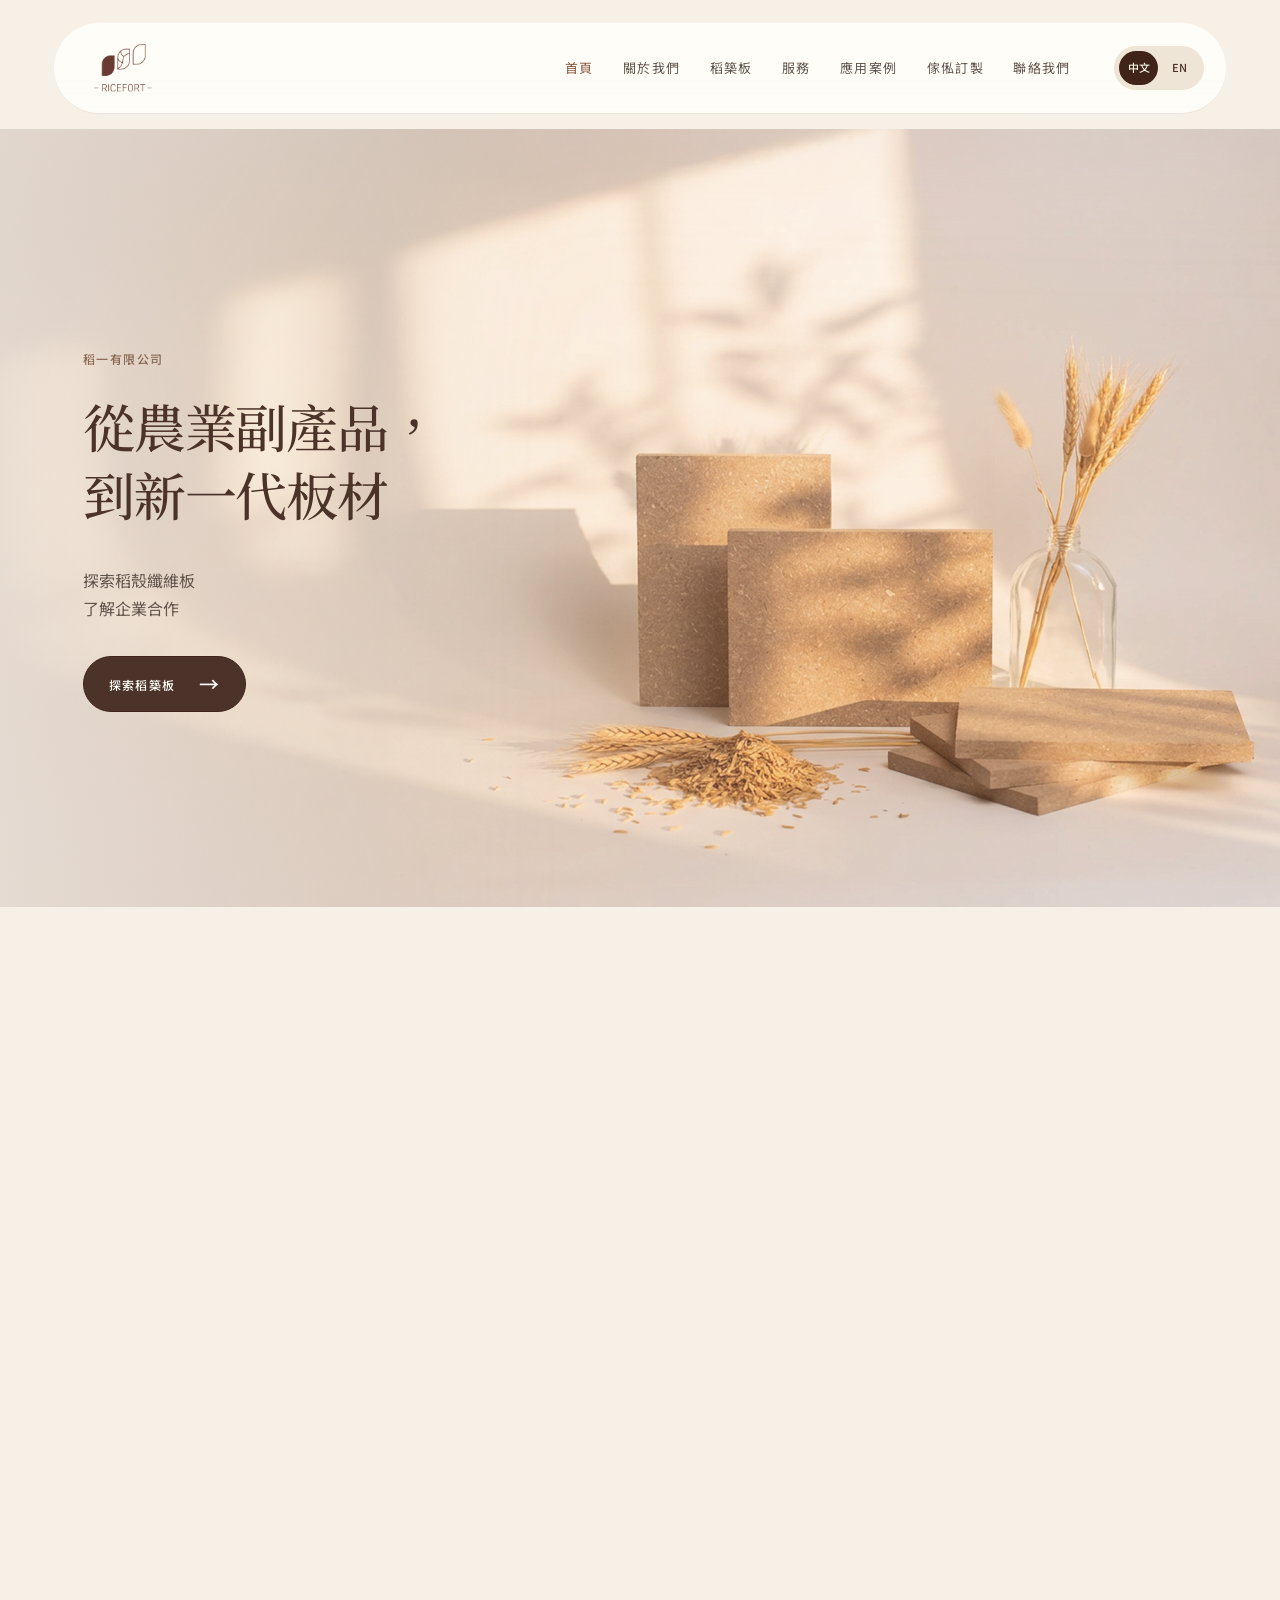
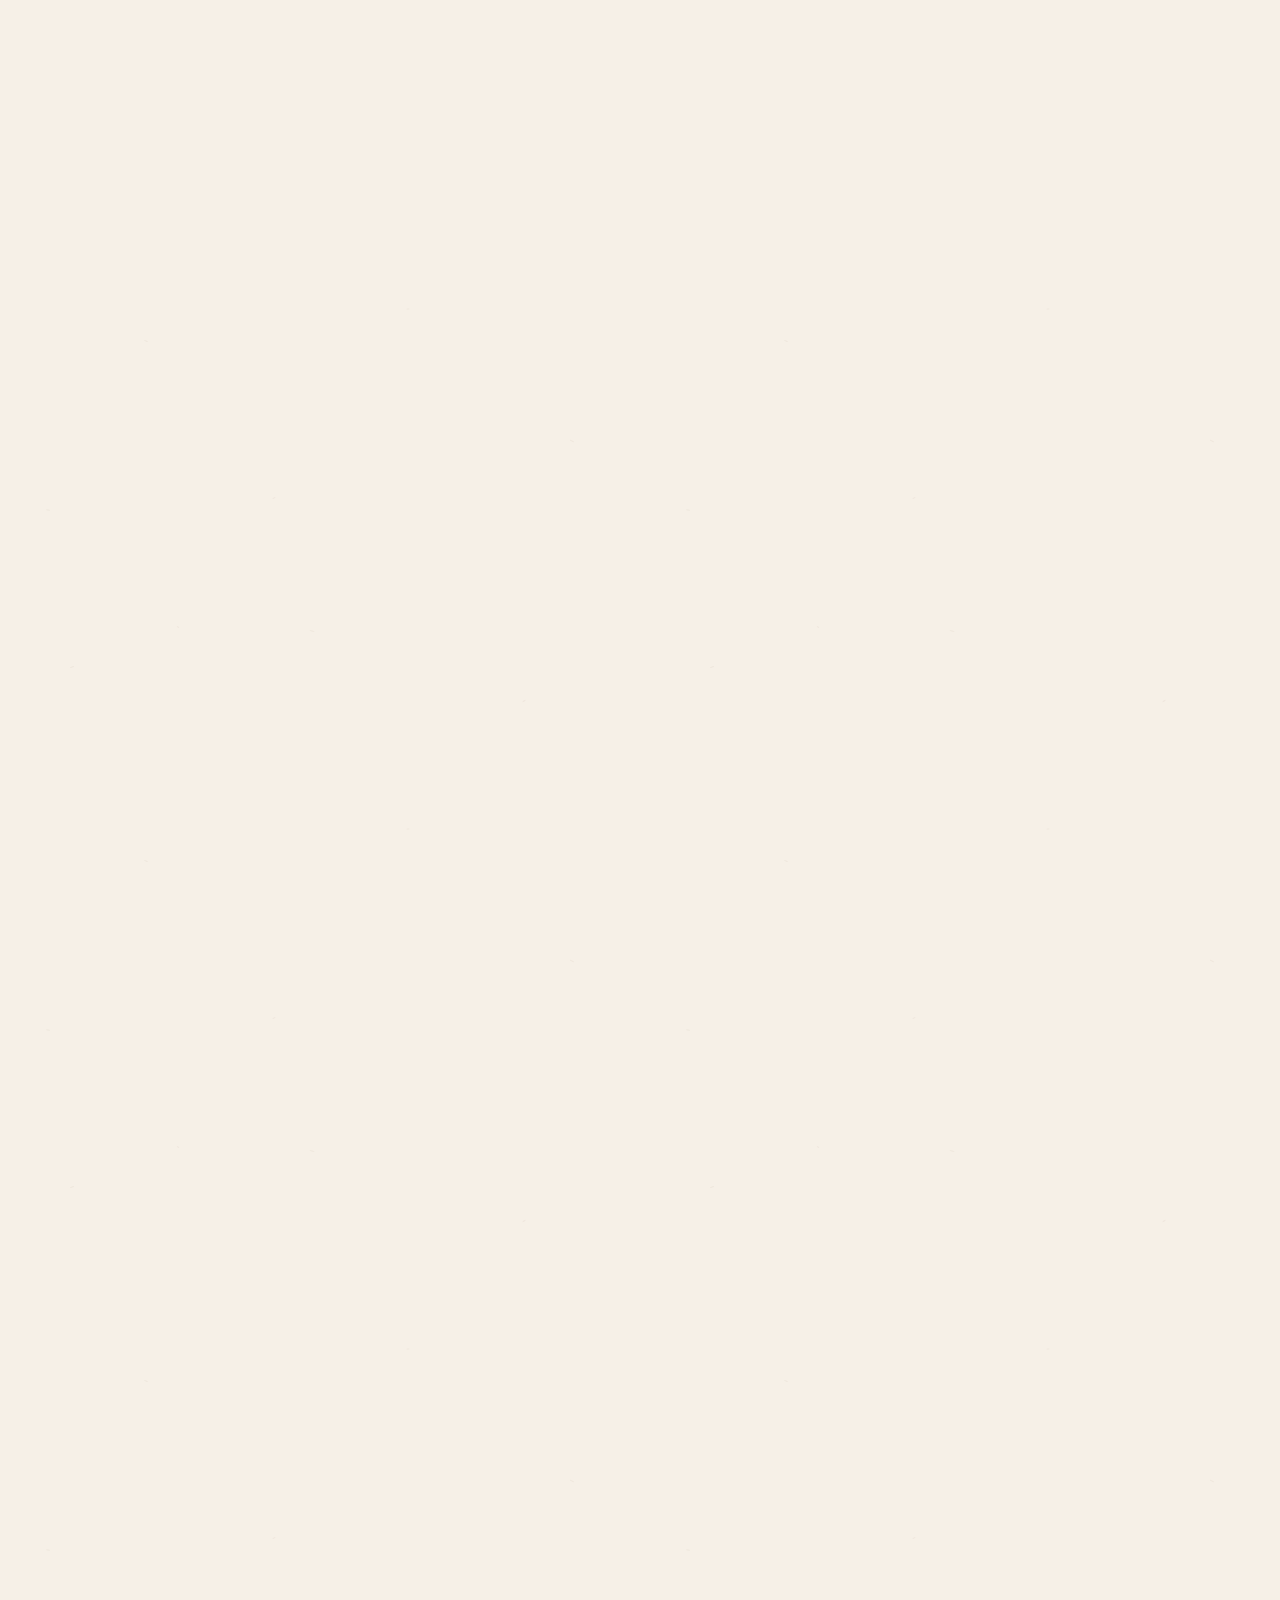
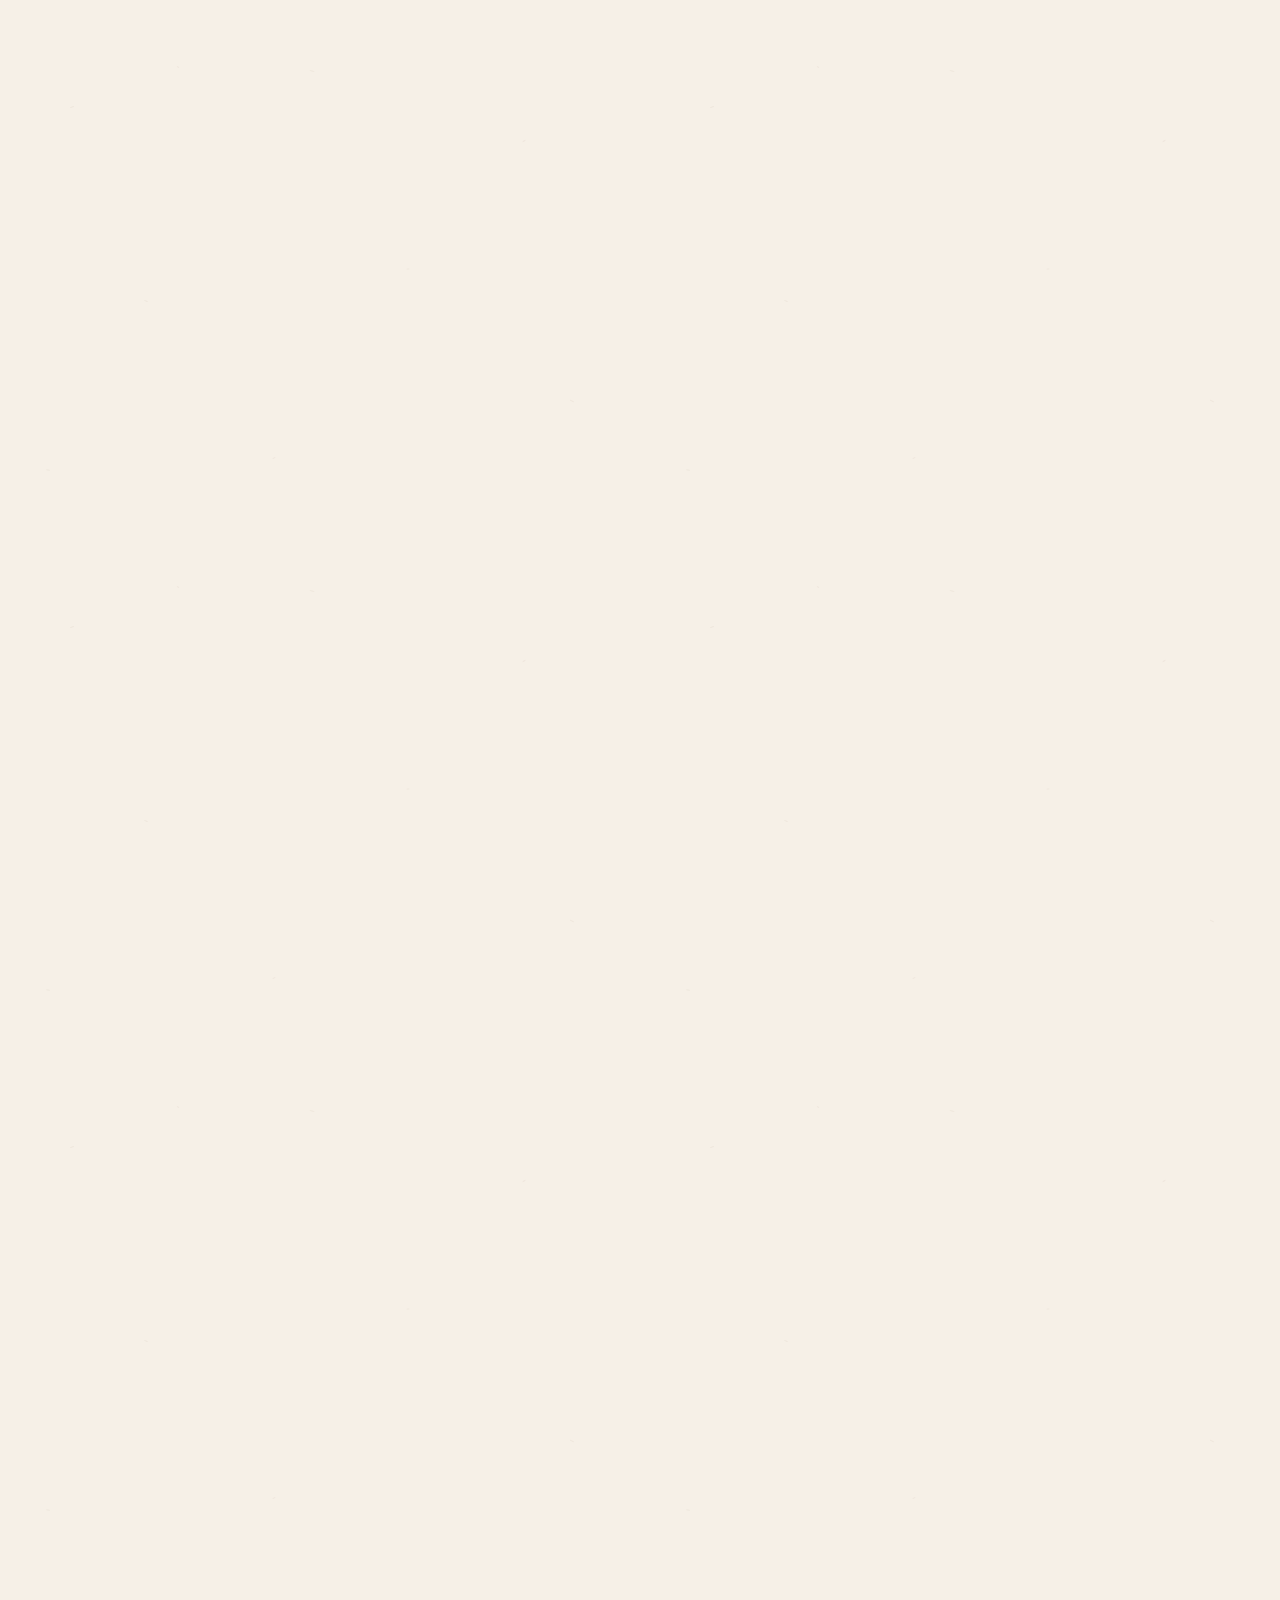
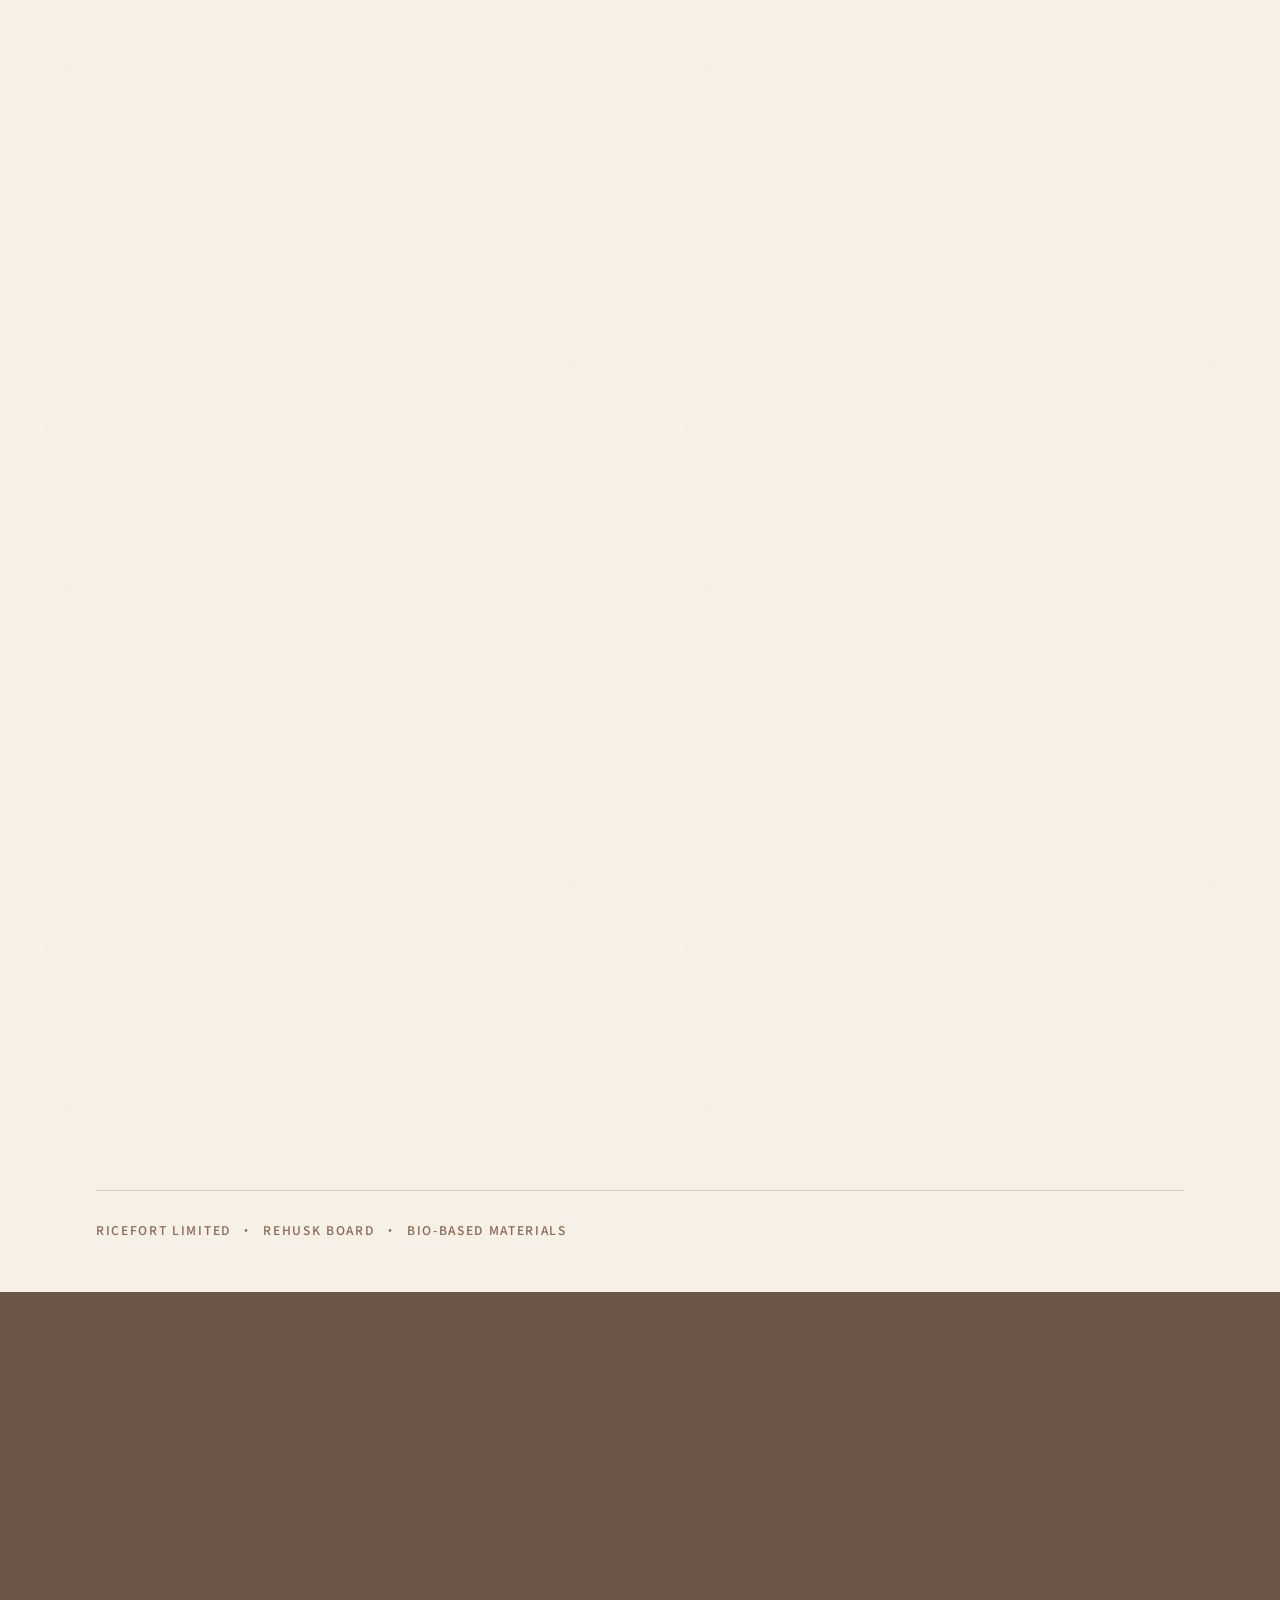
<file: index.html>
<!doctype html>
<html lang="zh-Hant">
  <head>
    <meta charset="UTF-8" />
    <meta name="viewport" content="width=device-width, initial-scale=1.0" />
    <meta name="description" content="RiceFort — bio-based ReHusk Board for healthier, more circular spaces." />
    <title>RiceFort Limited</title>
    <link rel="icon" type="image/svg+xml" href="favicon.svg" />
    <link rel="preconnect" href="https://fonts.googleapis.com" />
    <link rel="preconnect" href="https://fonts.gstatic.com" crossorigin />
    <link href="https://fonts.googleapis.com/css2?family=Aboreto&family=Noto+Sans+HK:wght@400;500;600&family=Noto+Serif+TC:wght@400;500;600&display=swap" rel="stylesheet" />
  <link rel="stylesheet" href="styles.css?v=mobile-ratio-20261002" />
  </head>
  <body>
    <a class="skip-link" href="#main">跳至內容</a>
    <header class="site-header" id="top"></header>
    <main id="main"></main>
    <footer class="site-footer"></footer>
    <script src="content.js?v=case-funding-note-20260913"></script>
  <script src="app.js?v=mobile-ratio-20261002"></script>
  </body>
</html>
</file>
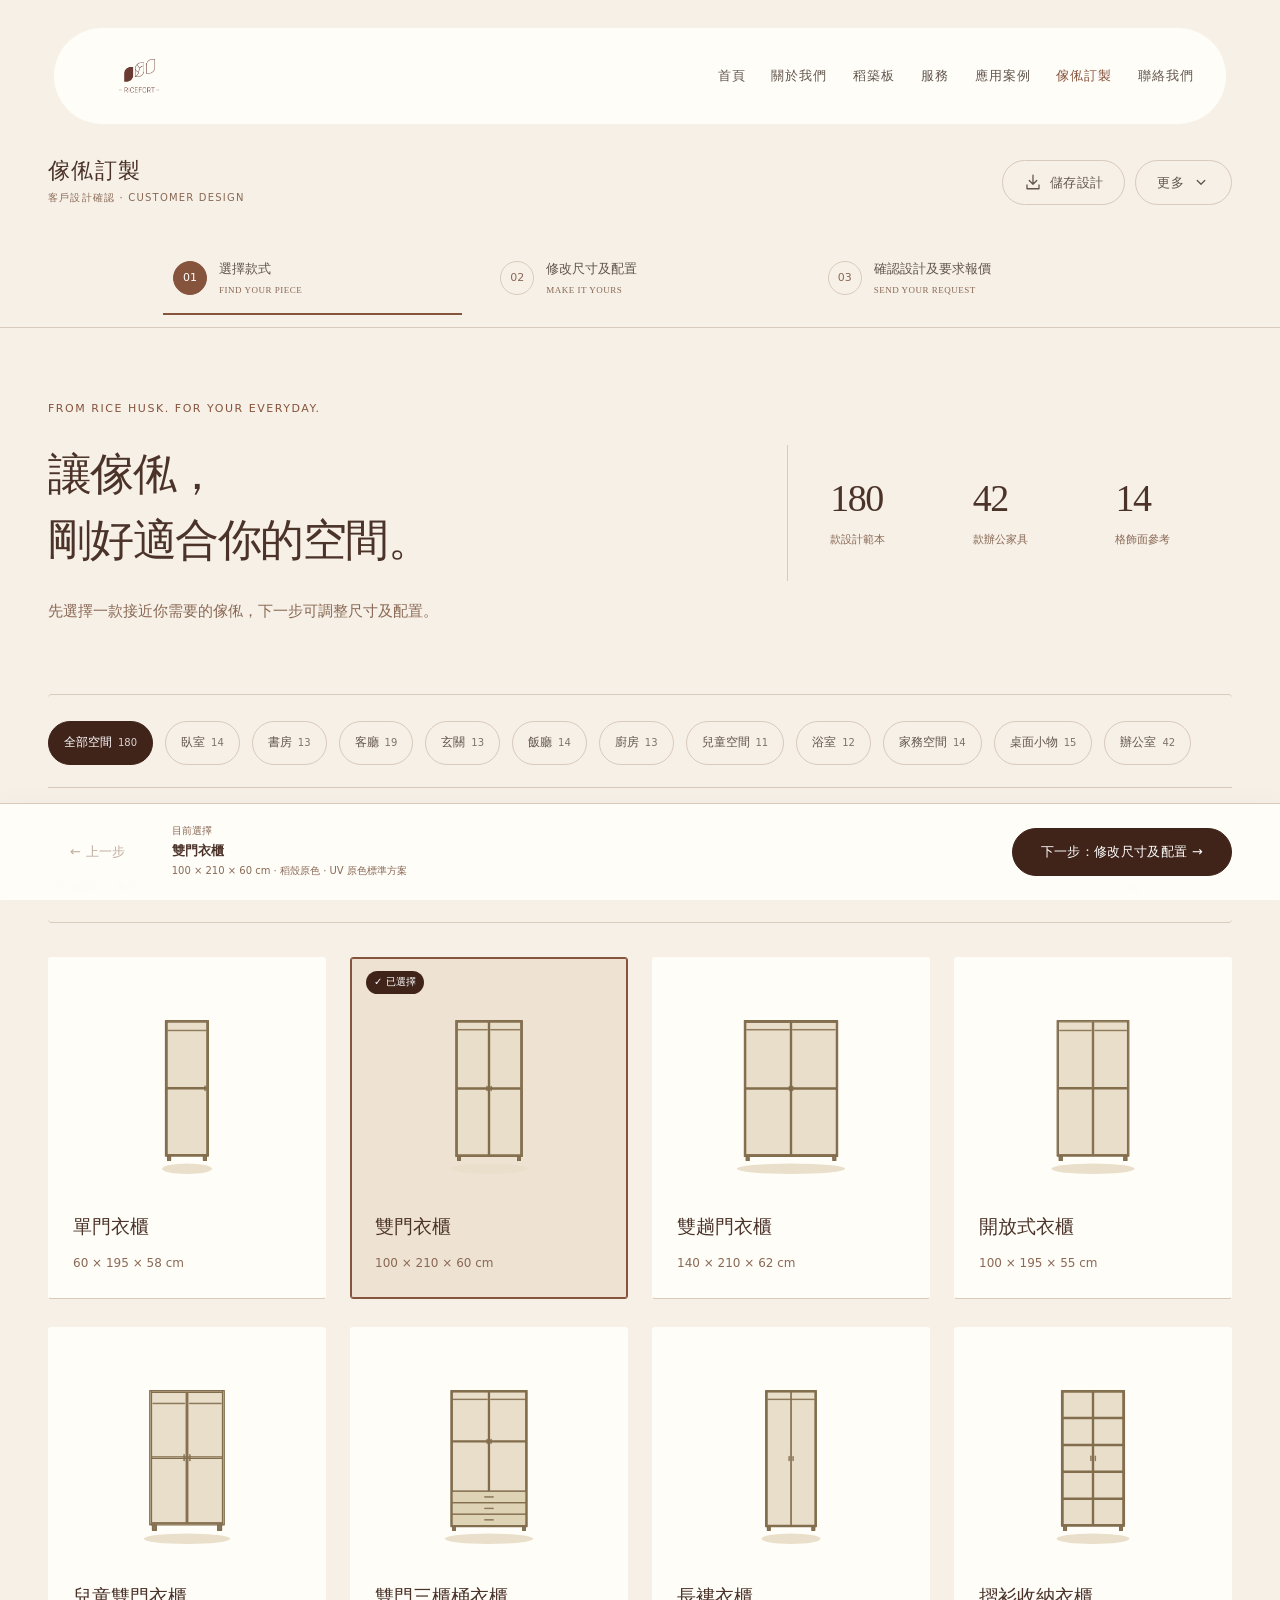
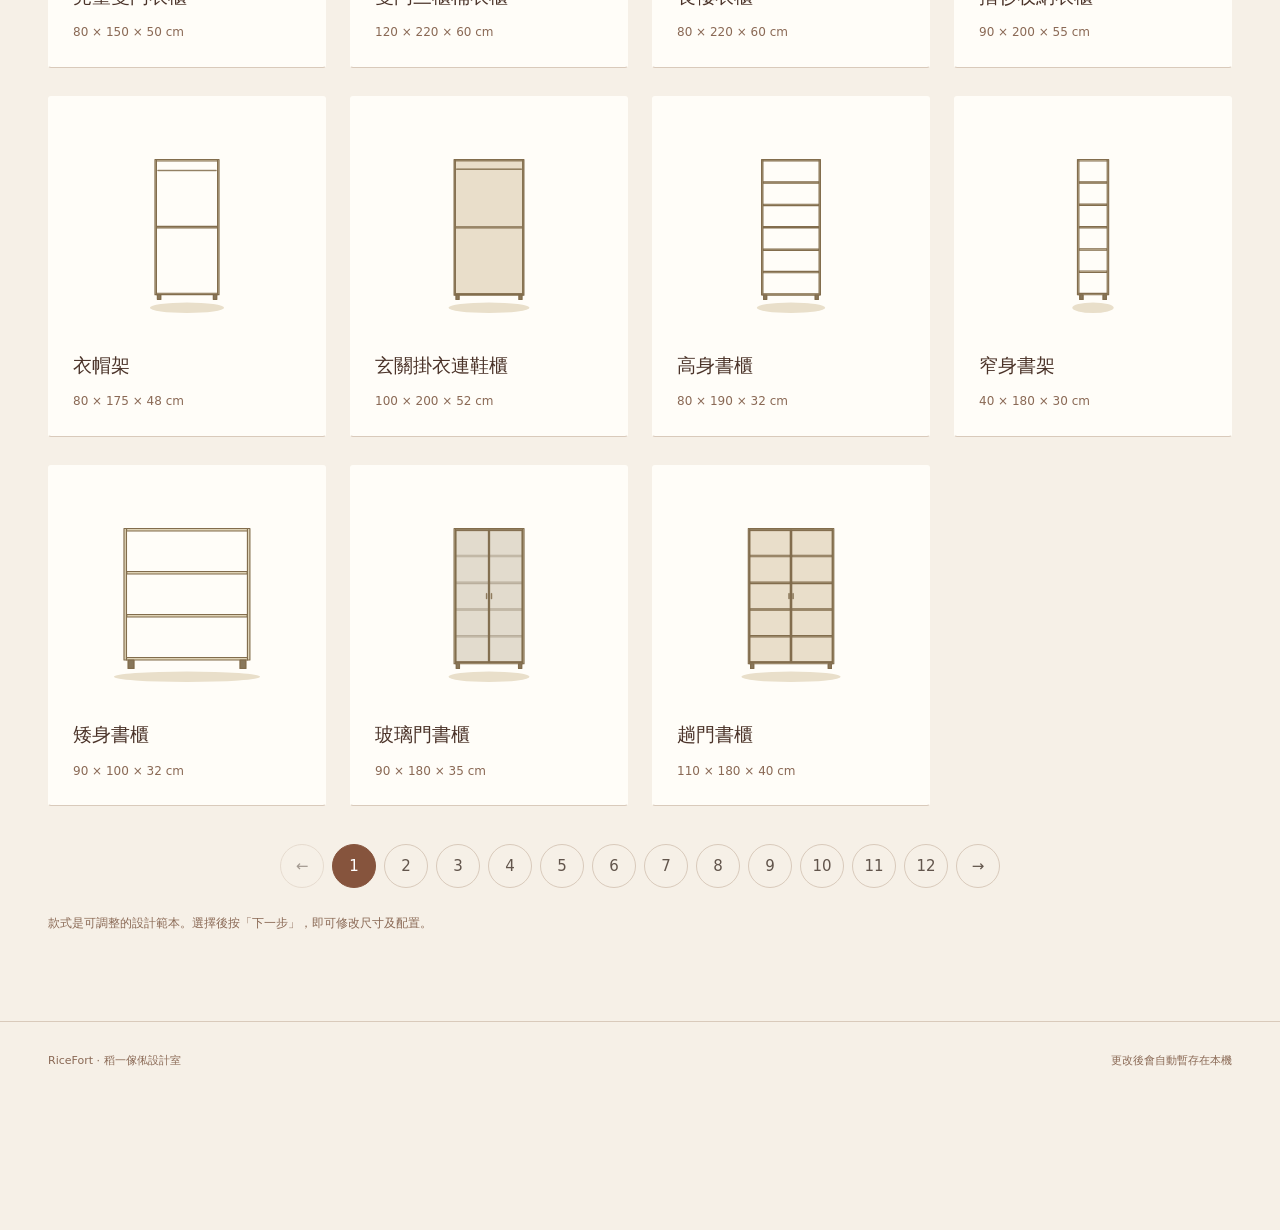
<file: furniture-custom.html>
<!DOCTYPE html><html lang="zh-Hant" data-edition="customer"><head><meta name="x-poe-datastore-behavior" content="local_only"><meta http-equiv="Content-Security-Policy" content="default-src 'self' 'unsafe-inline' 'unsafe-eval' data: blob: https://cdnjs.cloudflare.com https://cdn.jsdelivr.net https://code.jquery.com https://unpkg.com https://d3js.org https://threejs.org https://cdn.plot.ly https://stackpath.bootstrapcdn.com https://maps.googleapis.com https://cdn.tailwindcss.com https://ajax.googleapis.com https://kit.fontawesome.com https://cdn.datatables.net https://maxcdn.bootstrapcdn.com https://code.highcharts.com https://tako-static-assets-production.s3.amazonaws.com https://www.youtube.com https://fonts.googleapis.com https://fonts.gstatic.com https://pfst.cf2.poecdn.net https://puc.poecdn.net https://i.imgur.com https://wikimedia.org https://*.icons8.com https://*.giphy.com https://picsum.photos https://images.unsplash.com; connect-src 'self' https://formspree.io; frame-src 'self' https://www.youtube.com https://trytako.com; child-src 'self'; manifest-src 'self'; worker-src 'self'; upgrade-insecure-requests; block-all-mixed-content;">
<meta charset="utf-8">
<meta name="viewport" content="width=device-width,initial-scale=1">
<meta name="theme-color" content="#f8f5ee">
<title>RiceFort · 稻一傢俬設計室</title>
<style>
:root{
  /* Brand-inspired palette. Not claimed as extracted live website CSS. */
  --bg:#f8f5ee;--paper:#fffefa;--ink:#372b1d;
  --gold:#c9ae78;--accent:#73562d;--accent-dark:#503b20;
  --muted:#7b715f;--line:#e3dbcb;--pale:#f2eadb;
  --sand:#dfcda7;--red:#a34237;--radius:20px;--max:1540px
}
*{box-sizing:border-box}
[hidden]{display:none!important}
html{scroll-behavior:smooth;scroll-padding-top:100px}
body{
  margin:0;padding-bottom:110px;background:var(--bg);color:var(--ink);
  font:14px/1.65 "PingFang TC","Microsoft JhengHei",Inter,system-ui,sans-serif;
  -webkit-font-smoothing:antialiased
}
button,input,select,textarea{font:inherit}
button,a,input,select,textarea,summary{-webkit-tap-highlight-color:transparent;outline-offset:4px}
button{cursor:pointer;color:inherit}
button:disabled{cursor:not-allowed;opacity:.42}
:focus-visible{outline:3px solid var(--gold)}
a{color:var(--accent)}
svg{display:block}
h1,h2,h3,p{margin-top:0}
h2{font-size:30px;letter-spacing:-.7px;line-height:1.35;margin-bottom:10px}
h3{font-size:17px;margin-bottom:12px}
p{margin-bottom:14px}
small,.muted{color:var(--muted)}
.sprite{position:absolute;width:0;height:0;overflow:hidden}
.icon{width:18px;height:18px;flex:none;fill:none;stroke:currentColor;stroke-width:1.7;stroke-linecap:round;stroke-linejoin:round}
.sr-only{position:absolute;width:1px;height:1px;padding:0;overflow:hidden;clip:rect(0,0,0,0);white-space:nowrap;border:0}
.btn{
  display:inline-flex;align-items:center;justify-content:center;gap:8px;
  min-height:44px;padding:10px 16px;border:1px solid var(--line);
  border-radius:11px;background:var(--paper);text-decoration:none;
  font-size:13px;font-weight:600;transition:background .18s,border-color .18s
}
.btn:hover:not(:disabled){background:#f5eedf;border-color:#c6af82}
.btn.primary{background:var(--accent);border-color:var(--accent);color:#fff}
.btn.primary:hover:not(:disabled){background:var(--accent-dark)}
.btn.quiet{background:transparent;border-color:transparent;color:var(--muted)}
.btn.small{min-height:36px;padding:6px 11px;font-size:12px}
.btn.icon-only{width:40px;min-height:40px;padding:9px}
.row{display:flex;align-items:center;gap:12px;flex-wrap:wrap}
.between{justify-content:space-between}
.card{background:var(--paper);border:1px solid var(--line);border-radius:var(--radius);padding:24px}
.note{color:var(--muted);font-size:12px;line-height:1.85}
.eyebrow{color:var(--accent);font-size:10px;letter-spacing:2px;font-weight:700;text-transform:uppercase}
.tag{display:inline-flex;align-items:center;gap:5px;padding:4px 10px;border-radius:20px;background:var(--pale);color:var(--accent);font-size:11px}
.rule{height:1px;background:var(--line);margin:20px 0}
.grid2{display:grid;grid-template-columns:1fr 1fr;gap:12px}
.grid3{display:grid;grid-template-columns:repeat(3,1fr);gap:10px}
.field{margin-bottom:15px;min-width:0}
.field:last-child{margin-bottom:0}
.field small{display:block;margin-top:5px;font-size:11px}
.field-error{color:var(--red)!important;font-size:11px!important}
label,.field-label{display:block;font-size:12px;font-weight:650;margin-bottom:7px}
input,select,textarea{
  width:100%;min-height:45px;padding:10px 12px;border:1px solid #d8cdb9;
  border-radius:10px;background:#fffefa;color:var(--ink);font-size:15px
}
input[type=checkbox]{width:17px;height:17px;min-height:0;accent-color:var(--accent)}
input[type=range]{min-height:24px;padding:0;border:0;accent-color:var(--accent)}
input[aria-invalid=true],select[aria-invalid=true]{border-color:var(--red);background:#fff6f2}
.grid3 input{padding:10px 9px}
.check-label{display:flex;align-items:center;gap:9px;font-weight:450;font-size:12px}
.error-box{padding:13px 16px;border:1px solid #e6c3ba;border-radius:11px;background:#fff5f1;color:var(--red);margin-bottom:16px;font-size:12px}

.header{max-width:var(--max);margin:auto;padding:22px 30px;display:flex;align-items:center;justify-content:space-between;gap:18px}
.brand{display:flex;align-items:center;gap:14px;padding:0;border:0;background:transparent;text-align:left}
.brand-mark{width:48px;height:48px;color:var(--gold)}
.wordmark{display:block;font-family:"Courier New","Microsoft JhengHei",monospace;font-size:25px;letter-spacing:1.2px;font-weight:450;line-height:1.2}
.brand small{display:block;font-size:10px;letter-spacing:1.8px;margin-top:6px}
.header-actions{display:flex;align-items:center;gap:10px}
.website{font-size:12px;color:var(--muted);text-decoration:none;margin-right:12px}
.menu{position:relative}
.menu>summary{list-style:none}
.menu>summary::-webkit-details-marker{display:none}
.menu-panel{position:absolute;right:0;top:53px;z-index:100;width:240px;padding:8px;border:1px solid var(--line);border-radius:15px;background:var(--paper);box-shadow:0 15px 40px #372b1d20}
.menu-panel .btn{width:100%;justify-content:flex-start;border:0}
.menu-panel hr{border:0;border-top:1px solid var(--line);margin:7px}
.steps-wrap{position:sticky;top:0;z-index:40;background:#fffdf8f5;backdrop-filter:blur(12px);border-block:1px solid var(--line)}
.steps{max-width:var(--max);margin:auto;padding:12px 30px;display:grid;grid-template-columns:repeat(4,1fr);gap:18px}
.step{display:flex;align-items:center;gap:12px;padding:8px 12px;border:0;border-radius:11px;background:transparent;text-align:left}
.step:hover{background:#f5efe2}
.step[aria-current=step]{background:var(--pale)}
.step-number{display:grid;place-items:center;width:33px;height:33px;border:1px solid var(--line);border-radius:50%;background:var(--paper);color:var(--muted);font-size:11px;flex:none}
.step[aria-current=step] .step-number{background:var(--accent);border-color:var(--accent);color:#fff}
.step strong{display:block;font-size:13px;font-weight:650}
.step small{display:block;font-size:9px;letter-spacing:.5px}
main{max-width:var(--max);margin:auto;padding:31px 30px}
.page-heading{margin-bottom:24px}
.page-heading p{color:var(--muted);margin-bottom:0}
.hero{display:grid;grid-template-columns:1.5fr 1fr;gap:65px;align-items:center;padding:18px 0 38px}
.hero h1{font-size:clamp(32px,3.25vw,48px);font-weight:650;line-height:1.35;letter-spacing:-1.6px;margin:13px 0 17px}
.hero h1 em{font-style:normal;color:var(--accent)}
.hero p:last-child{font-size:14px;line-height:1.9;color:var(--muted);margin:0}
.hero-stats{display:grid;grid-template-columns:repeat(3,1fr);gap:25px;padding:23px 0 23px 38px;border-left:1px solid var(--line)}
.hero-stats strong{display:block;font-size:40px;font-weight:450;line-height:1.15;letter-spacing:-1.5px;color:var(--accent)}
.hero-stats span{display:block;font-size:11px;color:var(--muted);margin-top:9px}
.filter-card{padding:21px 24px;margin-bottom:23px}
.spaces{display:flex;gap:9px;overflow:auto;padding-bottom:18px;margin-bottom:17px;border-bottom:1px solid var(--line);scrollbar-width:thin}
.space{flex:none;min-height:38px;padding:8px 15px;border:1px solid var(--line);border-radius:30px;background:var(--paper);font-size:12px;white-space:nowrap}
.space span{margin-left:6px;font-size:10px;opacity:.8}
.space[aria-pressed=true]{background:var(--accent);border-color:var(--accent);color:#fff}
.filter-row{display:grid;grid-template-columns:minmax(220px,1.7fr) 1fr auto;gap:15px;align-items:end}
.search-box{position:relative}
.search-box .icon{position:absolute;left:14px;top:15px;color:var(--muted)}
.search-box input{padding-left:42px}
.filter-meta{display:flex;justify-content:space-between;gap:15px;margin-top:13px;color:var(--muted);font-size:11px}
.catalogue{display:grid;grid-template-columns:repeat(5,minmax(0,1fr));gap:20px;scroll-margin-top:100px}
.product{position:relative;display:flex;flex-direction:column;min-width:0;min-height:292px;padding:21px;border:1px solid var(--line);border-radius:20px;background:var(--paper);text-align:left;transition:transform .18s,border-color .18s,box-shadow .18s}
.product:hover{transform:translateY(-3px);background:#fffaf0;border-color:#baa271;box-shadow:0 9px 22px #57412709}
.product[aria-pressed=true]{background:#f7efdf;border-color:var(--accent);box-shadow:inset 0 0 0 2px var(--accent)}
.product .thumb{width:100%;height:178px;margin:6px 0 17px}
.product-name{display:block;font-size:16px;font-weight:650;line-height:1.5;margin-top:auto}
.product-dim{display:block;font-size:12px;color:var(--muted);margin-top:10px}
.product-check{position:absolute;left:15px;top:13px;display:none;background:var(--accent);color:#fff;font-size:10px;border-radius:20px;padding:3px 8px}
.product[aria-pressed=true] .product-check{display:block}
.product-office{position:absolute;right:14px;top:14px;color:var(--muted);font-size:9px;letter-spacing:.5px}
.pagination{display:flex;align-items:center;justify-content:center;gap:8px;margin:28px 0 18px;flex-wrap:wrap}
.page-button{min-width:38px;min-height:38px;border:1px solid var(--line);border-radius:10px;background:var(--paper)}
.page-button[aria-current=page]{background:var(--accent);color:#fff;border-color:var(--accent)}
.empty{padding:70px 25px;text-align:center;grid-column:1/-1;border:1px dashed #cbbd9e;border-radius:20px}

.workspace{display:grid;grid-template-columns:minmax(0,1fr) 380px;gap:25px;align-items:start}
.preview-column{min-width:0}
.preview-card{padding:20px}
.preview-toolbar{display:flex;align-items:center;justify-content:space-between;gap:12px;flex-wrap:wrap}
.preview-toolbar h3{margin:0}
.segmented{display:flex;gap:3px;padding:3px;border:1px solid var(--line);border-radius:11px}
.segmented button{min-height:32px;padding:5px 13px;background:transparent;border:0;border-radius:8px;font-size:11px}
.segmented button[aria-pressed=true]{background:var(--accent);color:#fff}
.canvas-shell{position:relative;margin-top:16px;border:1px solid var(--line);border-radius:15px;overflow:hidden;background:#f6f1e7}
#preview{display:block;width:100%;height:clamp(350px,50vh,570px);touch-action:none;cursor:grab}
#preview.dragging{cursor:grabbing}
.preview-placeholder{height:390px;display:grid;place-items:center;text-align:center;padding:30px;color:var(--muted)}
.view-badge{position:absolute;left:16px;top:14px;background:#fffdf8cc;padding:4px 9px;border-radius:20px;color:var(--muted);font-size:9px;letter-spacing:1px;pointer-events:none}
.zoom-tools{position:absolute;right:12px;bottom:12px;display:flex;gap:5px}
.zoom-tools .btn{background:#fffdf8eb}
.preview-caption{display:flex;justify-content:space-between;gap:12px;margin:12px 2px 17px;font-size:11px;color:var(--muted);flex-wrap:wrap}
.inspection{padding:15px 0;border-block:1px solid var(--line)}
.inspection summary{font-size:12px;color:var(--accent);cursor:pointer;font-weight:600}
.inspection[open] summary{margin-bottom:16px}
.inspect-grid{display:grid;grid-template-columns:1fr 1fr;gap:18px;margin-top:12px}
.estimate-strip{display:flex;justify-content:space-between;align-items:center;gap:20px;background:var(--pale);border-radius:12px;padding:16px 18px;margin-top:18px}
.estimate-strip small{font-size:11px}
.estimate-strip strong{font-size:28px;line-height:1.2;font-weight:550;letter-spacing:-.5px}
.preview-note{margin:15px 4px 0}
.settings{min-width:0}
.setting{padding:21px;margin-bottom:14px}
.setting>summary{display:flex;align-items:center;gap:11px;font-size:14px;font-weight:650;cursor:pointer;list-style:none}
.setting>summary::-webkit-details-marker{display:none}
.setting>summary::after{content:"+";font-size:20px;font-weight:400;color:var(--muted);margin-left:auto}
.setting[open]>summary::after{content:"−"}
.setting[open]>summary{margin-bottom:19px}
.section-num{display:grid;place-items:center;width:27px;height:27px;border-radius:50%;background:var(--pale);color:var(--accent);font-size:10px}
.finish-setting{background:#fffcf4;border-color:#d6c193}
.standard-board{padding:13px 14px;border:1px solid #decca5;border-radius:12px;background:#f5eddc;margin-bottom:18px}
.standard-board strong{display:block;font-size:13px}
.standard-board small{display:block;margin-top:4px;font-size:11px}
.swatches{display:grid;grid-template-columns:repeat(7,1fr);gap:7px}
.swatch{padding:4px;border:1px solid transparent;border-radius:9px;background:transparent;min-width:0}
.swatch[aria-pressed=true]{border-color:var(--accent);box-shadow:0 0 0 1px var(--accent)}
.swatch-color{display:block;width:100%;aspect-ratio:1;border-radius:5px;border:1px solid #5c472c22;background-color:var(--swatch);background-image:radial-gradient(#ffffff66 .6px,transparent .8px),radial-gradient(#584a3038 .5px,transparent .8px);background-size:7px 8px,11px 9px;background-position:1px 1px,4px 5px}
.swatch-code{display:block;font-size:10px;margin-top:4px;color:var(--muted)}
.finish-name{font-size:13px;font-weight:650;margin:15px 0 5px}
.finish-total{margin-top:17px;padding:14px;border-radius:12px;background:var(--pale)}
.finish-total strong{font-size:23px;font-weight:550}
.finish-total small{font-size:11px}
.mini-grid{display:grid;grid-template-columns:1fr 1fr;gap:10px;margin:13px 0}
.mini-stat{padding:12px;background:#f7f1e6;border:1px solid var(--line);border-radius:11px}
.mini-stat small{display:block;font-size:10px}
.mini-stat b{display:block;font-size:15px;font-weight:600;margin-top:4px}
.reference-notes{margin-top:17px}
.reference-notes summary{font-size:12px;color:var(--accent);cursor:pointer}
.reference-notes p{font-size:11px;line-height:1.85;color:var(--muted);margin:11px 0}
.reference-notes ul{font-size:11px;color:var(--muted);padding-left:18px}
.height-editor{grid-column:1/-1;padding:14px;border:1px solid var(--line);border-radius:12px;background:#faf6ed}
.height-editor>strong{display:block;font-size:12px;margin-bottom:10px}
.height-inputs{display:grid;grid-template-columns:repeat(auto-fit,minmax(125px,1fr));gap:10px}
.height-inputs label{display:block;font-size:10px;color:var(--muted)}
.height-inputs input{margin-top:5px}
.height-total{display:block;margin-top:9px;font-size:10px;color:var(--muted);line-height:1.6}
.reset-design{width:100%;background:transparent;border-style:dashed;color:var(--muted);font-size:12px}
.review-stats{display:grid;grid-template-columns:repeat(4,1fr);gap:14px;margin:20px 0}
.stat{padding:17px 19px;background:var(--pale);border-radius:13px}
.stat small{display:block;font-size:10px;margin-bottom:6px}
.stat strong{font-size:16px;font-weight:650}
.drawing-card{padding:20px;margin-bottom:18px}
#drawings{margin-top:15px;border:1px solid var(--line);border-radius:12px;overflow:auto;background:#fff}
#drawings svg{width:100%;min-width:860px;height:auto;display:block}
.drawing-actions{display:flex;gap:8px;flex-wrap:wrap}
.disclosure{margin-bottom:18px}
.disclosure>summary{cursor:pointer;font-size:14px;font-weight:650}
.disclosure[open]>summary{margin-bottom:18px}
.table-wrap{overflow:auto;border:1px solid var(--line);border-radius:11px}
table{width:100%;border-collapse:collapse;font-size:12px}
th,td{text-align:left;padding:12px 15px;border-bottom:1px solid var(--line);white-space:nowrap}
th{background:var(--pale);font-weight:650;color:var(--accent)}
tbody tr:last-child td{border-bottom:0}
td:last-child,th:last-child{text-align:right}
.review-notes{margin:0;padding-left:19px;color:var(--muted);font-size:12px}
.review-notes li{margin:7px 0}
.quote-layout{display:grid;grid-template-columns:375px minmax(0,1fr);gap:25px;align-items:start}
.price-card{background:#f1e7d2;border-color:#d9c499;padding:27px}
.price{font-size:42px;font-weight:550;line-height:1.3;letter-spacing:-1.4px;margin:12px 0 5px}
.price-caption{font-size:11px;color:var(--muted)}
.price-breakdown{margin:24px 0 0;padding:0}
.price-breakdown div{display:flex;justify-content:space-between;gap:15px;font-size:12px;margin-bottom:12px}
.price-breakdown dt{color:var(--muted)}
.price-breakdown dd{margin:0;white-space:nowrap}
.price-breakdown .subtotal{border-top:1px solid #d5c3a1;padding-top:15px;font-weight:650;margin-top:17px}
.project-fields{display:grid;grid-template-columns:1fr 105px;gap:17px}
.quote-identity{display:flex;align-items:center;gap:25px;border-block:1px solid var(--line);padding:18px 0;margin:7px 0 20px}
.quote-thumb{width:130px;height:120px;flex:none;background:#f7f1e5;border-radius:13px}
.quote-thumb svg{width:100%;height:100%}
.quote-identity h3{margin-bottom:5px}
.quote-identity p{margin:0;color:var(--muted);font-size:12px;line-height:1.9}
.share-actions{display:grid;grid-template-columns:1fr 1fr;gap:11px}
.share-actions .primary{grid-column:1/-1}
.summary-details{margin-top:21px;padding-top:17px;border-top:1px solid var(--line)}
.summary-details summary{font-size:12px;color:var(--muted);cursor:pointer}
.summary-details textarea{margin-top:13px;min-height:320px;font-size:12px;line-height:1.8;background:#fcf8f0}
.privacy-note{margin:18px 0 0;font-size:11px;color:var(--muted)}
.request-layout{display:grid;grid-template-columns:minmax(280px,.8fr) minmax(0,1.2fr);gap:24px;align-items:start}
.request-actions{display:grid;grid-template-columns:1fr 1fr;gap:11px;margin-top:18px}
.request-actions .primary{grid-column:1/-1}
.request-confirm{padding:14px;border:1px solid var(--line);border-radius:12px;background:var(--pale);margin-top:14px}
.request-confirm .check-label{align-items:flex-start}
.request-status{padding:14px 16px;border-radius:12px;background:#eef4e8;color:#45613b;font-size:12px;margin-top:14px}
.footer{max-width:var(--max);margin:15px auto 0;padding:20px 30px;border-top:1px solid var(--line);display:flex;justify-content:space-between;gap:20px;color:var(--muted);font-size:11px}
.dock{position:fixed;bottom:0;left:0;right:0;z-index:50;background:#fffdf8f5;backdrop-filter:blur(12px);border-top:1px solid var(--line);box-shadow:0 -6px 25px #57412705}
.dock-inner{max-width:var(--max);margin:auto;padding:15px 30px;min-height:88px;display:grid;grid-template-columns:auto minmax(0,1fr) auto auto;gap:24px;align-items:center}
.dock-product{min-width:0}
.dock-product small{display:block;font-size:10px;line-height:1.3}
.dock-product strong{display:block;overflow:hidden;text-overflow:ellipsis;white-space:nowrap;font-size:13px;margin-top:3px}
.dock-product span{display:block;overflow:hidden;text-overflow:ellipsis;white-space:nowrap;color:var(--muted);font-size:10px;margin-top:2px}
.dock-price{text-align:right}
.dock-price small{display:block;font-size:10px}
.dock-price strong{font-size:17px;font-weight:650}
#next{min-width:177px;min-height:48px}
#toast{position:fixed;bottom:108px;left:50%;transform:translateX(-50%);z-index:200;max-width:min(90vw,650px);padding:12px 19px;border:1px solid #b69b66;border-radius:12px;background:#503b20;color:#fff;font-size:12px;box-shadow:0 8px 30px #372b1d20}
dialog{max-width:min(92vw,660px);width:660px;max-height:85vh;overflow:auto;padding:27px;border:1px solid var(--line);border-radius:20px;background:var(--paper);color:var(--ink);box-shadow:0 25px 90px #372b1d30}
dialog::backdrop{background:#372b1d66;backdrop-filter:blur(4px)}
dialog h3{font-size:21px}
dialog p{color:var(--muted);font-size:13px}
.dialog-actions{display:flex;justify-content:flex-end;gap:10px;margin-top:23px;flex-wrap:wrap}
dialog textarea{min-height:270px;font-size:12px}
.rate-heading{grid-column:1/-1;font-size:13px;padding:15px 0 8px;margin:0;border-bottom:1px solid var(--line)}
.check-result{padding:10px 0;border-bottom:1px solid var(--line);font-size:12px}
.check-result.good{color:var(--accent)}
.check-result.bad{color:var(--red)}
#printHeading{display:none}
.customer-only{display:none!important}
html[data-edition="customer"] .customer-only{display:block!important}
html[data-edition="customer"] button.customer-only{display:flex!important}
html[data-edition="customer"] .customer-only[hidden]{display:none!important}
html[data-edition="customer"] .internal-only{display:none!important}
html[data-edition="customer"] .steps{grid-template-columns:repeat(3,1fr);max-width:1050px}
html[data-edition="customer"] .dock-inner{grid-template-columns:auto minmax(0,1fr) auto}
html[data-edition="customer"] .dock-price{display:none!important}
@media(min-width:1050px) and (min-height:900px){.preview-column{position:sticky;top:98px}}
@media(max-width:1240px){
  .catalogue{grid-template-columns:repeat(4,minmax(0,1fr))}
  .workspace{grid-template-columns:minmax(0,1fr) 345px;gap:20px}
  .hero{gap:30px}.hero-stats{padding-left:25px}
}
@media(max-width:960px){
  .catalogue{grid-template-columns:repeat(3,minmax(0,1fr))}
  .workspace{display:flex;flex-direction:column}
  .preview-column,.settings{width:100%;position:static}
  .hero{grid-template-columns:1fr;gap:23px;padding-top:10px}
  .hero-stats{border:0;padding:0;max-width:460px;gap:35px}
  .hero-stats strong{font-size:30px}.hero-stats span{margin-top:4px}
  .quote-layout{grid-template-columns:310px minmax(0,1fr)}
  .quote-identity{gap:16px}.quote-thumb{width:95px}
}
@media(max-width:680px){
  body{padding-bottom:105px}
  .header{padding:18px 16px}.brand{gap:9px}.brand-mark{width:35px;height:35px}
  .wordmark{font-size:18px;letter-spacing:.4px}.brand small{font-size:8px;letter-spacing:1px}
  .header-actions{gap:6px}.header-actions .btn{padding:8px 10px;font-size:11px}.website{display:none}
  .steps{padding:8px 9px;gap:3px}.step{padding:6px 3px;gap:5px;justify-content:center}
  .step-number{width:24px;height:24px;font-size:9px}.step strong{font-size:10px}.step small{display:none}
  main{padding:22px 16px}h2{font-size:25px}.page-heading p{font-size:12px}
  .hero{padding:6px 0 28px}.hero h1{font-size:32px;letter-spacing:-1px}.hero p:last-child{font-size:12px}
  .hero-stats{gap:24px}.hero-stats strong{font-size:27px}.hero-stats span{font-size:10px}
  .card{padding:18px;border-radius:17px}.filter-card{padding:16px}
  .spaces{gap:7px;padding-bottom:13px;margin-bottom:15px}.space{padding:7px 12px;font-size:11px;min-height:36px}
  .filter-row{grid-template-columns:1fr auto;gap:12px}.filter-row>.search-box{grid-column:1/-1}
  .filter-meta{font-size:10px}.filter-meta span:last-child{display:none}
  .catalogue{grid-template-columns:repeat(2,minmax(0,1fr));gap:12px}
  .product{padding:14px;min-height:235px;border-radius:17px}.product .thumb{height:136px;margin:8px 0 13px}
  .product-name{font-size:14px}.product-dim{font-size:10px;margin-top:9px}
  .product-check{left:10px;top:10px;font-size:9px}.product-office{right:10px;top:11px;font-size:8px}
  .pagination{gap:5px}.page-button{min-width:30px;min-height:34px;font-size:11px}
  .preview-card{padding:15px}.preview-toolbar h3{font-size:15px}.segmented button{padding:5px 10px;font-size:10px}
  #preview{height:340px}.preview-caption{font-size:10px}.estimate-strip strong{font-size:23px}
  .setting{padding:18px}input,select,textarea{font-size:16px}
  .review-stats{grid-template-columns:1fr 1fr;gap:10px}.stat{padding:14px}.stat strong{font-size:14px}
  .quote-layout{grid-template-columns:1fr;gap:18px}.price{font-size:39px}.quote-thumb{width:110px}
  .request-layout{grid-template-columns:1fr;gap:16px}.request-actions{grid-template-columns:1fr}.request-actions .primary{grid-column:auto}
  .dock-inner{padding:13px;gap:9px;grid-template-columns:auto minmax(0,1fr) auto;min-height:83px}
  #previous{padding:8px 5px;font-size:10px}.dock-product strong{font-size:11px}.dock-product span{font-size:9px}
  .dock-price{display:none}#next{min-width:116px;padding:10px;font-size:11px}
  .footer{padding:18px 16px;flex-direction:column;gap:6px}
}
@media(prefers-reduced-motion:reduce){
  html{scroll-behavior:auto}*,*::before,*::after{transition:none!important}.product:hover{transform:none}
}
@media print{
  @page{size:A4;margin:12mm}
  body{background:#fff;padding:0;font-size:11px}
  .header,.steps-wrap,.footer,.dock,#toast,dialog,.no-print,#step1,#step2,#runtimeError{display:none!important}
  main{padding:0;margin:0}#step3,#step4{display:block!important}#step4{break-before:page}
  #printHeading{display:block;margin-bottom:20px}
  .card{padding:0;border:0;border-radius:0;box-shadow:none}
  .page-heading{margin-bottom:15px}.page-heading h2{font-size:22px}.page-heading p{font-size:10px}
  #drawings{border:0;overflow:visible}#drawings svg{min-width:0;width:100%}
  .review-stats{grid-template-columns:repeat(4,1fr)}
  .stat{padding:10px;background:#f5efdf!important;print-color-adjust:exact}.stat strong{font-size:12px}
  .disclosure>summary{list-style:none}.table-wrap{overflow:visible;border:0}
  table{font-size:9px}th,td{padding:7px;white-space:normal}tr{break-inside:avoid}thead{display:table-header-group}
  .quote-layout{grid-template-columns:1fr;gap:20px}
  .price-card{padding:18px;background:#f5efdf!important;print-color-adjust:exact}
  .price{font-size:35px}.price-breakdown{max-width:490px}.quote-identity{break-inside:avoid}
  .summary-details,.project-fields,.share-actions,.privacy-note{display:none!important}
  .review-notes{font-size:10px}.mini-stat{print-color-adjust:exact}
  html[data-edition="customer"] #step3,html[data-edition="customer"] #step4{display:none!important}
}
</style>
<link rel="preconnect" href="https://fonts.googleapis.com">
<link rel="preconnect" href="https://fonts.gstatic.com" crossorigin>
<link href="https://fonts.googleapis.com/css2?family=Aboreto&family=Noto+Sans+HK:wght@400;500;600&family=Noto+Serif+TC:wght@400;500;600&display=swap" rel="stylesheet">
<link rel="stylesheet" href="furniture-custom.css?v=nav-clean-20261002">
</head>
<body>

<svg class="sprite" aria-hidden="true">
  <symbol id="ricefort-mark" viewBox="0 0 100 100">
    <g fill="none" stroke="currentColor" stroke-width="1.8" stroke-linecap="round" stroke-linejoin="round">
      <path d="M3 34H66V3M34 3l32 31M3 66l31-32v63M34 66h63M66 34v32l31-32M34 66l32 31M34 66l32-32"></path>
      <path d="M43 34v23h23M52 34v14h14"></path>
    </g>
  </symbol>
  <symbol id="i-search" viewBox="0 0 24 24"><circle cx="10.5" cy="10.5" r="6.5"></circle><path d="m16 16 4.5 4.5"></path></symbol>
  <symbol id="i-download" viewBox="0 0 24 24"><path d="M12 3v12m-5-5 5 5 5-5M4 16v5h16v-5"></path></symbol>
  <symbol id="i-upload" viewBox="0 0 24 24"><path d="M12 16V4m-5 5 5-5 5 5M4 17v4h16v-4"></path></symbol>
  <symbol id="i-reset" viewBox="0 0 24 24"><path d="M3 10a9 9 0 1 1 2 8M3 4v6h6"></path></symbol>
  <symbol id="i-plus" viewBox="0 0 24 24"><path d="M12 5v14M5 12h14"></path></symbol>
  <symbol id="i-minus" viewBox="0 0 24 24"><path d="M5 12h14"></path></symbol>
  <symbol id="i-copy" viewBox="0 0 24 24"><rect x="8" y="8" width="12" height="13" rx="2"></rect><path d="M16 8V3H3v13h5"></path></symbol>
  <symbol id="i-print" viewBox="0 0 24 24"><path d="M7 8V3h10v5M6 17H3V8h18v9h-3M7 14h10v7H7zM17 11h1"></path></symbol>
  <symbol id="i-share" viewBox="0 0 24 24"><path d="M12 16V3m-4 4 4-4 4 4M6 11H3v10h18V11h-3"></path></symbol>
  <symbol id="i-chevron" viewBox="0 0 24 24"><path d="m7 10 5 5 5-5"></path></symbol>
  <symbol id="i-check" viewBox="0 0 24 24"><path d="m5 12 4 4L19 6"></path></symbol>
</svg>

<header class="rf-header">
  <a class="rf-logo" href="index.html#home" aria-label="RiceFort 首頁"><img src="assets/ricefort-logo.png" alt="RiceFort 稻一"></a>
  <nav class="rf-nav" aria-label="網站導覽">
    <a href="index.html#home">首頁</a><a href="index.html#about">關於我們</a><a href="index.html#board">稻築板</a><a href="index.html#services">服務</a><a href="index.html#cases">應用案例</a><a href="furniture-custom.html" aria-current="page">傢俬訂製</a><a href="index.html#contact">聯絡我們</a>
  </nav>
  <details class="rf-mobile-nav"><summary aria-label="開啟網站導覽">選單 ☰</summary><nav aria-label="手機網站導覽"><a href="index.html#home">首頁</a><a href="index.html#about">關於我們</a><a href="index.html#board">稻築板</a><a href="index.html#services">服務</a><a href="index.html#cases">應用案例</a><a href="furniture-custom.html" aria-current="page">傢俬訂製</a><a href="index.html#contact">聯絡我們</a></nav></details>
</header>
<header class="header">
  <button class="brand" data-page="1" aria-label="RiceFort，返回選款">
    <span><span class="wordmark">傢俬訂製</span><small id="editionLabel">RICEFORT · MADE FOR YOUR SPACE</small></span>
  </button>
  <div class="header-actions">
    <a class="website" href="https://ricefort.com/" target="_blank" rel="noopener noreferrer">返回官網 ↗</a>
    <button class="btn" data-action="save" data-needs-design="">
      <svg class="icon"><use href="#i-download"></use></svg>儲存設計
    </button>
    <details class="menu" id="more">
      <summary class="btn">更多 <svg class="icon"><use href="#i-chevron"></use></svg></summary>
      <div class="menu-panel">
        
        <button class="btn" data-action="import"><svg class="icon"><use href="#i-upload"></use></svg>載入設計 JSON</button>
        <button class="btn" data-action="app"><svg class="icon"><use href="#i-download"></use></svg>下載此 App</button>

        <hr>
        <button class="btn" data-action="new"><svg class="icon"><use href="#i-plus"></use></svg>新建設計</button>
      </div>
    </details>
  </div>
</header>

<div class="steps-wrap">
  <nav class="steps" aria-label="設計步驟">
    <button class="step" data-page="1" aria-current="step"><span class="step-number">01</span><span><strong>選擇款式</strong><small>FIND YOUR PIECE</small></span></button>
    <button class="step" data-page="2"><span class="step-number">02</span><span><strong>訂造設計</strong><small>MAKE IT YOURS</small></span></button>
    <button class="step customer-only" data-page="3"><span class="step-number">03</span><span><strong>確認及提交</strong><small>SEND YOUR REQUEST</small></span></button>
    
    
  </nav>
</div>

<main>
  <div id="runtimeError" class="error-box" role="alert" hidden=""></div>
  <div id="printHeading"></div>

  <section id="step1" aria-labelledby="title1">
    <div class="hero">
      <div>
        <p class="eyebrow">From rice husk. For your everyday.</p>
        <h1 id="title1">讓傢俬，<br><em>剛好適合</em>你的空間。</h1>
        <p>從一款家具開始，留下材料原本的質感。<br>選擇尺寸、配置與色彩，慢慢完成屬於你的設計。</p>
      </div>
      <div class="hero-stats">
        <div><strong id="totalTemplates">180</strong><span>款設計範本</span></div>
        <div><strong id="officeTemplates">42</strong><span>款辦公家具</span></div>
        <div><strong>14</strong><span>格飾面參考</span></div>
      </div>
    </div>

    <div class="card filter-card">
      <div id="spaces" class="spaces" role="group" aria-label="使用空間"></div>
      <div class="filter-row">
        <div class="search-box">
          <label class="sr-only" for="search">搜尋家具</label>
          <svg class="icon"><use href="#i-search"></use></svg>
          <input id="search" type="search" placeholder="搜尋衣櫃、工作枱、文件櫃……" autocomplete="off">
        </div>
        <div><label class="sr-only" for="category">家具分類</label><select id="category"></select></div>
        <button class="btn quiet" data-action="clearFilters">清除篩選</button>
      </div>
      <div class="filter-meta"><span id="resultCount" aria-live="polite"></span><span>外尺寸：闊 × 高 × 深（cm）</span></div>
    </div>

    <div id="catalogue" class="catalogue" aria-label="家具設計範本"></div>
    <nav id="pagination" class="pagination" aria-label="产品分頁"></nav>
    <p class="note"><span class="customer-only">款式為可調整的設計範本，並非官網商品目錄。完成設定後，請下載設計確認檔交給 RiceFort 跟進正式報價。</span></p>
  </section>

  <section id="step2" aria-labelledby="title2" hidden="">
    <div class="page-heading row between">
      <div><p class="eyebrow">Make room for your everyday</p><h2 id="title2">剛剛好的尺寸，喜歡的顏色。</h2><p id="designSubtitle"></p></div>
      <button class="btn quiet" data-page="1">← 更換款式</button>
    </div>

    <div class="workspace">
      <div class="preview-column">
        <div class="card preview-card">
          <div class="preview-toolbar">
            <h3>你的設計</h3>
            <div class="row" style="gap:8px">
              <div class="segmented" role="group" aria-label="預覽角度">
                <button data-camera="iso" aria-pressed="true">3D</button>
                <button data-camera="front" aria-pressed="false">正面</button>
                <button data-camera="side" aria-pressed="false">側面</button>
              </div>
              <button class="btn small" data-action="png" data-needs-design="">PNG <svg class="icon"><use href="#i-download"></use></svg></button>
            </div>
          </div>
          <div class="canvas-shell">
            <canvas id="preview" tabindex="0" aria-label="家具三維示意。拖曳旋轉、滾動縮放；亦可用方向鍵與加減鍵操作。"></canvas>
            <div id="previewPlaceholder" class="preview-placeholder" hidden="">請先修正設定，再查看更新後的設計。</div>
            <span class="view-badge">RICEFORT · DESIGN PREVIEW</span>
            <div class="zoom-tools">
              <button class="btn icon-only small" data-action="zoomOut" aria-label="縮小"><svg class="icon"><use href="#i-minus"></use></svg></button>
              <button class="btn icon-only small" data-action="zoomIn" aria-label="放大"><svg class="icon"><use href="#i-plus"></use></svg></button>
              <button class="btn icon-only small" data-action="resetView" aria-label="還原預覽"><svg class="icon"><use href="#i-reset"></use></svg></button>
            </div>
          </div>
          <div class="preview-caption"><span id="previewDimensions"></span><span>拖曳旋轉 · 滾動縮放</span></div>
          <details class="inspection">
            <summary>開門、櫃桶與拆件檢視</summary>
            <label class="check-label"><input id="cutaway" type="checkbox">隱藏櫃門，查看內部配置</label>
            <div class="inspect-grid">
              <div><label for="opening">開門 / 拉出櫃桶 <span id="openingValue" class="muted">0%</span></label><input id="opening" type="range" min="0" max="100" value="0"></div>
              <div><label for="explosion">拆件距離 <span id="explosionValue" class="muted">0%</span></label><input id="explosion" type="range" min="0" max="100" value="0"></div>
            </div>
          </details>
          
          
        </div>
        <p class="note preview-note">效果圖僅供設計參考，實際製作須由 RiceFort 確認。</p>
      </div>

      <form class="settings" id="settings" novalidate="">
        <div id="errorSummary" class="error-box" role="status" aria-live="polite" hidden=""></div>

        <details class="card setting" open="">
          <summary><span class="section-num">01</span>尺寸</summary>
          <div class="grid3">
            <div class="field"><label for="f-w">闊度 · cm</label><input id="f-w" data-field="w" type="number" step="0.1" inputmode="decimal" aria-describedby="err-w"><small id="err-w" class="field-error" hidden=""></small></div>
            <div class="field"><label for="f-h">高度 · cm</label><input id="f-h" data-field="h" type="number" step="0.1" inputmode="decimal" aria-describedby="err-h"><small id="err-h" class="field-error" hidden=""></small></div>
            <div class="field"><label for="f-d">深度 · cm</label><input id="f-d" data-field="d" type="number" step="0.1" inputmode="decimal" aria-describedby="err-d"><small id="err-d" class="field-error" hidden=""></small></div>
          </div>
          <p class="note" id="sizeHint" style="margin-bottom:0"></p>
        </details>

        <details class="card setting finish-setting" open="">
          <summary><span class="section-num">02</span>飾面與表面處理</summary>

          <div class="standard-board">
            <div class="row between"><strong>UV 原色稻殼板</strong><span class="tag">標準飾面</span></div>
            <small>UV 原色為預設飾面；亦可選擇 Osmo 透明或調色油飾。</small>
          </div>

          <div class="field">
            <label for="f-surface">選擇飾面方案</label>
            <select id="f-surface" data-field="surface">
              <option value="uv">UV 原色 · 標準方案</option>
              <option value="osmoClear">Osmo 透明油飾 · 原色效果</option>
              <option value="osmoColor">Osmo 調色油飾</option>
            </select>
            <small>選擇參考色 F02–F14，會自動切換至 Osmo 調色方案。</small>
          </div>

          <div id="swatches" class="swatches" role="group" aria-label="飾面參考色"></div>
          <p id="finishName" class="finish-name"></p>
          <p class="note">F01–F14 為 App 的預覽參考色，不是 Osmo 官方色號；實際色號、調色與稻殼板效果須以樣板確認。</p>

          <div id="scopeField" class="field">
            <label for="f-scope">油飾範圍</label>
            <select id="f-scope" data-field="scope">
              <option value="outer">外觀面 · 櫃內保持原廠</option>
              <option value="all">外觀面 + 櫃內面</option>
            </select>
            <small>玻璃、五金及成品櫃腳不計入油飾面積。</small>
          </div>

          

          

          
        </details>

        <details id="caseControls" class="card setting">
          <summary><span class="section-num">03</span>內部配置</summary>
          <div id="frontField" class="field">
            <label for="f-front">櫃門形式</label>
            <select id="f-front" data-field="front"><option value="none">開放式 · 無門</option><option value="hinged">掩門</option><option value="sliding">趟門</option><option value="glass">玻璃掩門</option></select>
            <small class="note">掩門向外開啟；趟門為雙片路軌門；玻璃掩門為有框玻璃門。門片、把手及路軌會即時反映在預覽。</small>
          </div>
          <div id="partitionFields" class="grid2">
            <div class="field"><label for="f-columns">直向分隔板數</label><input id="f-columns" data-field="columns" type="number" min="0" max="9" step="1" aria-describedby="columnsHint err-columns"><small id="columnsHint" class="note">可選 0–9 塊；0 代表沒有直向分隔板，實際可用數目視乎家具闊度。</small><small id="err-columns" class="field-error" hidden=""></small></div>
            <div class="field"><label for="f-partitionZone">分隔板位置</label><select id="f-partitionZone" data-field="partitionZone" aria-describedby="partitionZoneHint err-partitionZone"><option value="full">全高</option><option value="upper">上方</option><option value="lower">下方</option></select><small id="partitionZoneHint" class="note">選上方或下方時，系統會加入一塊水平分區板。</small><small id="err-partitionZone" class="field-error" hidden=""></small></div>
            <div class="field" style="grid-column:1/-1"><label for="f-interiorLayout">分格內部配置</label><select id="f-interiorLayout" data-field="interiorLayout" aria-describedby="interiorLayoutHint err-interiorLayout"><option value="allShelves">全部分格都有層板</option><option value="leftShelves">只左邊分格有層板</option><option value="rightShelves">只右邊分格有層板</option><option value="allDrawers">全部分格為櫃桶</option></select><small id="interiorLayoutHint" class="note">左／右只代表最外側分格；其餘分格可保留作掛衣或開放空間。</small><small id="err-interiorLayout" class="field-error" hidden=""></small></div>
            <div id="shelfCountField" class="field"><label for="f-shelves">所選分格層板數</label><input id="f-shelves" data-field="shelves" type="number" min="0" max="8" step="1" aria-describedby="err-shelves"><small id="err-shelves" class="field-error" hidden=""></small></div>
            <div id="bayDrawerField" class="field" hidden=""><label for="f-bayDrawers">每格櫃桶數</label><input id="f-bayDrawers" data-field="bayDrawers" type="number" min="1" max="8" step="1" aria-describedby="bayDrawerHint err-bayDrawers"><small id="bayDrawerHint" class="note">全部分格會使用相同櫃桶數。</small><small id="err-bayDrawers" class="field-error" hidden=""></small></div>
            <div id="shelfDistributionField" class="field"><label for="f-shelfDistribution">層板高度分配</label><select id="f-shelfDistribution" data-field="shelfDistribution"><option value="equal">平均分配</option><option value="custom">逐格設定淨高</option></select><small class="note">逐格高度由下至上輸入，並套用到所有有層板的分格。</small></div>
            <div id="shelfHeightsField" class="height-editor" hidden=""><strong>每格層板淨空高度 · cm</strong><div id="shelfHeightInputs" class="height-inputs"></div><small id="shelfHeightTotal" class="height-total"></small><small id="err-shelfHeights" class="field-error" hidden=""></small></div>
          </div>
          <label class="check-label"><input id="f-back" data-field="back" type="checkbox">加入背板</label>
          <label id="railField" class="check-label"><input id="f-rail" data-field="rail" type="checkbox"><span id="railLabelText">每格加入掛衣桿</span></label>
          <small id="err-rail" class="field-error" hidden=""></small>
          <div class="rule"></div>
          <div id="bottomDrawerFields" class="grid2">
            <div class="field"><label id="drawerLabel" for="f-drawers">底部櫃桶</label><input id="f-drawers" data-field="drawers" type="number" min="0" max="6" step="1" aria-describedby="err-drawers"><small id="err-drawers" class="field-error" hidden=""></small></div>
            <div id="drawerHeightField" class="field"><label for="f-drawerH">每層高度 · cm</label><input id="f-drawerH" data-field="drawerH" type="number" min="10" max="30" step="0.1" aria-describedby="err-drawerH"><small id="err-drawerH" class="field-error" hidden=""></small></div>
          </div>
          <div id="drawerDistributionField" class="field"><label for="f-drawerDistribution">櫃桶高度分配</label><select id="f-drawerDistribution" data-field="drawerDistribution"><option value="equal">平均分配／等高</option><option value="custom">逐個設定高度</option></select><small class="note">自訂高度由下至上輸入；全部分格櫃桶會套用同一組高度。</small></div>
          <div id="drawerHeightsField" class="height-editor" hidden=""><strong>每個櫃桶高度 · cm</strong><div id="drawerHeightInputs" class="height-inputs"></div><small id="drawerHeightTotal" class="height-total"></small><small id="err-drawerHeights" class="field-error" hidden=""></small></div>
          <p id="drawerNote" class="note" style="margin-bottom:0"></p>
        </details>

        <details id="tableControls" class="card setting" hidden="">
          <summary><span class="section-num">03</span>枱腳及承托</summary>
          <div class="field"><label for="f-supportStyle">承托形式</label><select id="f-supportStyle" data-field="supportStyle"><option value="fourLeg">四腳承托</option><option value="uFrame">雙組 U 形金屬腳</option><option value="panel">雙側板式腳</option></select><small class="note">選項會即時更新預覽。</small><small id="err-supportStyle" class="field-error" hidden=""></small></div>
        </details>

        <details id="deskStorageControls" class="card setting" hidden="">
          <summary><span class="section-num">03</span>側架書枱配置</summary>
          <div class="grid2">
            <div class="field"><label for="f-deskStorageSide">側架位置</label><select id="f-deskStorageSide" data-field="deskStorageSide"><option value="left">左邊</option><option value="right">右邊</option></select><small id="err-deskStorageSide" class="field-error" hidden=""></small></div>
            <div class="field"><label for="f-deskStorageWidth">側架闊度 · cm</label><input id="f-deskStorageWidth" data-field="deskStorageWidth" type="number" min="25" max="60" step="0.1" aria-describedby="deskStorageWidthHint err-deskStorageWidth"><small id="deskStorageWidthHint" class="note"></small><small id="err-deskStorageWidth" class="field-error" hidden=""></small></div>
            <div class="field"><label for="f-deskStorageMode">側架內部</label><select id="f-deskStorageMode" data-field="deskStorageMode"><option value="shelves">開放層板</option><option value="drawers">全部櫃桶</option></select><small id="err-deskStorageMode" class="field-error" hidden=""></small></div>
            <div class="field"><label id="deskStorageCountLabel" for="f-deskStorageCount">分格數目</label><input id="f-deskStorageCount" data-field="deskStorageCount" type="number" min="1" max="6" step="1" aria-describedby="err-deskStorageCount"><small id="err-deskStorageCount" class="field-error" hidden=""></small></div>
            <div class="field" style="grid-column:1/-1"><label for="f-deskStorageDistribution">高度分配</label><select id="f-deskStorageDistribution" data-field="deskStorageDistribution"><option value="equal">平均分配</option><option value="custom">逐格設定高度</option></select><small class="note">自訂高度由下至上輸入。</small><small id="err-deskStorageDistribution" class="field-error" hidden=""></small></div>
            <div id="deskStorageHeightsField" class="height-editor" hidden=""><strong id="deskStorageHeightsTitle">每格淨空高度 · cm</strong><div id="deskHeightInputs" class="height-inputs"></div><small id="deskHeightTotal" class="height-total"></small><small id="err-deskStorageHeights" class="field-error" hidden=""></small></div>
          </div>
        </details>

        <details id="metalShelfControls" class="card setting" hidden="">
          <summary><span class="section-num">03</span>金屬柱層架配置</summary>
          <div class="grid2">
            <div class="field"><label for="f-metalShelfLevels">層板數目</label><input id="f-metalShelfLevels" data-field="metalShelfLevels" type="number" min="2" max="6" step="1" aria-describedby="err-metalShelfLevels"><small id="err-metalShelfLevels" class="field-error" hidden=""></small></div>
            <div class="field"><label for="f-metalShelfDistribution">層高分配</label><select id="f-metalShelfDistribution" data-field="metalShelfDistribution"><option value="equal">平均分配</option><option value="custom">逐層設定淨高</option></select><small id="err-metalShelfDistribution" class="field-error" hidden=""></small></div>
            <label class="check-label" style="grid-column:1/-1"><input id="f-metalShelfRails" data-field="metalShelfRails" type="checkbox">加入每層防跌護欄</label>
            <div id="metalShelfHeightsField" class="height-editor" hidden=""><strong>每層淨空高度 · cm</strong><div id="metalHeightInputs" class="height-inputs"></div><small id="metalHeightTotal" class="height-total"></small><small id="err-metalShelfHeights" class="field-error" hidden=""></small></div>
          </div>
        </details>

        <details id="baseControls" class="card setting">
          <summary><span class="section-num">04</span>底部承托</summary>
          <div class="field"><label for="f-base">底座形式</label><select id="f-base" data-field="base"><option value="legs">櫃腳</option><option value="plinth">封閉地腳</option><option value="none">平底 · 不加底座</option></select></div>
          <div id="baseHeightField" class="field"><label for="f-baseH">底座高度 · cm</label><input id="f-baseH" data-field="baseH" type="number" min="3" max="20" step="0.1" aria-describedby="err-baseH"><small id="err-baseH" class="field-error" hidden=""></small></div>
        </details>

        <button type="button" class="btn reset-design" data-action="reset"><svg class="icon"><use href="#i-reset"></use></svg>還原此款預設配置</button>
      </form>
    </div>
  </section>

  <section id="customerStep3" class="customer-only" aria-labelledby="titleCustomer3" hidden="">
    <div class="page-heading row between">
      <div><p class="eyebrow">Confirm &amp; request a quote</p><h2 id="titleCustomer3">確認設計，傳送報價要求。</h2><p>RiceFort 收到資料後，會覆核尺寸、結構及現場條件，再與你聯絡正式報價。</p></div>
      <button class="btn quiet" data-page="2">← 返回調整</button>
    </div>
    <div class="request-layout">
      <div class="card">
        <h3>你的設計</h3>
        <div class="quote-identity">
          <div id="customerReviewThumb" class="quote-thumb"></div>
          <div><h3 id="customerReviewName"></h3><p id="customerReviewDescription"></p></div>
        </div>
        <details class="summary-details" open=""><summary>設計確認摘要</summary><label for="customerSummaryText" class="sr-only">設計確認摘要</label><textarea id="customerSummaryText" readonly=""></textarea></details>
        <p class="note" style="margin-bottom:0">本頁不顯示估價；RiceFort 會按確認資料另行報價。</p>
      </div>
      <div class="card">
        <h3>聯絡及提交資料</h3>
        <div id="requestErrors" class="error-box" role="status" aria-live="polite" hidden=""></div>
        <div class="grid2">
          <div class="field"><label for="customerProject">設計名稱</label><input id="customerProject" maxlength="100" placeholder="例如：新居睡房衣櫃" autocomplete="off"></div>
          <div class="field"><label for="customerQuantity">需要數量</label><input id="customerQuantity" type="number" min="1" max="50" step="1" value="1" aria-describedby="err-customerQuantity"><small id="err-customerQuantity" class="field-error" hidden=""></small></div>
          <div class="field"><label for="requestName">姓名</label><input id="requestName" maxlength="80" autocomplete="name" aria-describedby="err-requestName"><small id="err-requestName" class="field-error" hidden=""></small></div>
          <div class="field"><label for="requestContact">電話或電郵</label><input id="requestContact" maxlength="120" autocomplete="email" aria-describedby="err-requestContact"><small id="err-requestContact" class="field-error" hidden=""></small></div>
          <div class="field"><label for="requestMethod">希望聯絡方式</label><select id="requestMethod"><option value="WhatsApp">WhatsApp</option><option value="電話">電話</option><option value="電郵">電郵</option></select></div>
          <div class="field"><label for="requestNotes">其他要求</label><textarea id="requestNotes" maxlength="1000" placeholder="例如：希望上門度尺、預計完成日期……"></textarea></div>
        </div>
        <div class="request-confirm"><label class="check-label"><input id="requestConsent" type="checkbox" aria-describedby="err-requestConsent"><span>我已核對設計資料，並同意 RiceFort 按以上聯絡方式跟進報價。</span></label><small id="err-requestConsent" class="field-error" hidden=""></small></div>
        <div id="customerRequestStatus" class="request-status" hidden=""></div>
        <div class="request-actions">
          <button class="btn primary" data-action="sendRequest" data-needs-design=""><svg class="icon"><use href="#i-share"></use></svg>傳送報價要求</button>
          <button class="btn" data-action="save" data-needs-design=""><svg class="icon"><use href="#i-download"></use></svg>下載設計檔</button>
          <button class="btn" data-action="copyCustomerRequest" data-needs-design=""><svg class="icon"><use href="#i-copy"></use></svg>複製要求摘要</button>
        </div>
        <p class="note" style="margin:14px 0 0">「傳送報價要求」會開啟手機或電腦的分享功能，讓你選擇 WhatsApp、電郵或其他方式傳送給 RiceFort；如瀏覽器不支援，App 會下載設計檔並複製摘要。</p>
      </div>
    </div>
  </section>

  
</main>

<footer class="footer"><span>RiceFort · 稻一傢俬設計室</span><span id="saveStatus" role="status">更改後會自動暫存在本機</span></footer>

<div class="dock">
  <div class="dock-inner">
    <button id="previous" class="btn quiet" data-action="previous" disabled="">← 上一步</button>
    <div class="dock-product"><small>目前選擇</small><strong id="dockName"></strong><span id="dockDetails"></span></div>
    
    <button id="next" class="btn primary" data-action="next">開始訂造 →</button>
  </div>
</div>

<div id="toast" role="status" aria-live="polite" hidden=""></div>
<input id="fileInput" type="file" accept=".json,application/json" hidden="">



<dialog id="confirmDialog">
  <form method="dialog">
    <h3 id="confirmTitle"></h3><p id="confirmText"></p>
    <div class="dialog-actions"><button class="btn" value="cancel">取消</button><button class="btn primary" value="ok">確認</button></div>
  </form>
</dialog>
<dialog id="copyDialog">
  <form method="dialog">
    <h3>複製設計摘要</h3><p>瀏覽器未開放自動複製，請手動複製以下內容。</p>
    <label class="sr-only" for="manualCopy">設計摘要</label><textarea id="manualCopy" readonly=""></textarea>
    <div class="dialog-actions"><button type="button" class="btn" data-action="selectCopy">選取全部</button><button class="btn primary">完成</button></div>
  </form>
</dialog>


<script src="furniture-submit.js"></script>
<script>
(() => {
"use strict";
const APP_EDITION="customer";
const IS_CUSTOMER=APP_EDITION==="customer";
const MAX_PAGE=IS_CUSTOMER?3:4;
const APP_HTML = "<!doctype html>\n" + document.documentElement.outerHTML;
const $ = id => document.getElementById(id);
const $$ = (selector,root=document) => Array.from(root.querySelectorAll(selector));
const own = (obj,key) => Object.prototype.hasOwnProperty.call(obj,key);
const esc = value => String(value).replace(/[&<>"']/g,c=>({
  "&":"&amp;","<":"&lt;",">":"&gt;",'"':"&quot;","'":"&#39;"
}[c]));
const clamp=(n,min,max)=>Math.min(max,Math.max(min,n));
const round=(n,d=1)=>Number(n.toFixed(d));
const fmt=(n,d=1)=>Number.isFinite(n)?n.toLocaleString("en-HK",{maximumFractionDigits:d}):"—";
const STORE=IS_CUSTOMER?"ricefort.studio.customer.v2":"ricefort.studio.complete.v4";
const LEGACY_STORES=IS_CUSTOMER?["ricefort.studio.customer.v1"]:["ricefort.studio.complete.v3","ricefort.studio.complete.v2","ricefort.studio.complete.v1"];
const PAGE_SIZE=15, T=1.8;
const ALL_FACES=[0,1,2,3,4,5];
const runtimeLog=[];

const FINISHES=[
  ["F01","稻殼原色","#dfd3b6"],["F02","暖米白","#e6e1d3"],
  ["F03","亞麻白","#eeede4"],["F04","燕麥米","#cbbd9d"],
  ["F05","淺橡木色","#c6a77f"],["F06","蜂蜜木色","#aa835c"],
  ["F07","胡桃啡","#785b47"],["F08","煙燻木色","#665b51"],
  ["F09","鼠尾草","#a7b297"],["F10","森林綠","#506c55"],
  ["F11","霧灰綠","#bbc7b9"],["F12","石板灰","#989b92"],
  ["F13","暖陶土","#b17f69"],["F14","炭黑","#484e46"]
].map(([id,name,color])=>({id,name,color}));
const FINISH_MAP=new Map(FINISHES.map(f=>[f.id,f]));
const SURFACES={uv:"UV 原色標準方案",osmoClear:"Osmo 透明油飾",osmoColor:"Osmo 調色油飾"};
const FRONTS={none:"開放式",hinged:"掩門",sliding:"趟門",glass:"玻璃掩門"};
const PARTITION_ZONES={full:"全高",upper:"上方",lower:"下方"};
const INTERIOR_LAYOUTS={
  allShelves:"全部分格都有層板",
  leftShelves:"只左邊分格有層板",
  rightShelves:"只右邊分格有層板",
  allDrawers:"全部分格為櫃桶"
};
const DISTRIBUTION_MODES={equal:"平均分配",custom:"逐格自訂高度"};
const SUPPORT_STYLES={fourLeg:"四腳承托",uFrame:"雙組 U 形金屬腳",panel:"雙側板式腳"};
const DESK_STORAGE_MODES={shelves:"開放層板",drawers:"全部櫃桶"};
function namedDoorCount(p){
  const match=p.name.match(/([單雙三四])(?:趟)?門/);
  return match?({單:1,雙:2,三:3,四:4}[match[1]]||null):null;
}
const BASES={legs:"成品櫃腳",plinth:"封閉地腳",none:"平底"};
const SCOPES={outer:"外觀面，櫃內保持原廠",all:"外觀面 + 櫃內面"};
const MATERIALS={board:"板件",back:"背板",glass:"玻璃",metal:"五金示意",support:"成品承托件"};
const CATALOGUE=[];
function group(area,category,type,rows){
  rows.forEach(([name,w,h,d,options={}])=>CATALOGUE.push({
    id:"RF-"+String(CATALOGUE.length+1).padStart(3,"0"),
    name,area,category,type,w,h,d,...options
  }));
}

/* Order and IDs retained from version 1. */
group("臥室","衣櫃","cabinet",[
  ["單門衣櫃",60,195,58,{shelves:1,rail:true}],
  ["雙門衣櫃",100,210,60,{columns:2,shelves:1,rail:true}],
  ["雙趟門衣櫃",140,210,62,{front:"sliding",columns:2,shelves:1,rail:true}],
  ["開放式衣櫃",100,195,55,{front:"none",columns:2,shelves:1,rail:true}],
  ["兒童雙門衣櫃",80,150,50,{columns:2,shelves:1,rail:true}],
  ["雙門三櫃桶衣櫃",120,220,60,{columns:2,shelves:1,drawers:3,rail:true}],
  ["長褸衣櫃",80,220,60,{shelves:0,rail:true}],
  ["摺衫收納衣櫃",90,200,55,{columns:2,shelves:4}],
  ["衣帽架",80,175,48,{type:"shelf",front:"none",back:false,shelves:1,rail:true}],
  ["玄關掛衣連鞋櫃",100,200,52,{front:"none",shelves:1,rail:true}]
]);
group("書房","書櫃","shelf",[
  ["高身書櫃",80,190,32,{shelves:5}],
  ["窄身書架",40,180,30,{shelves:5}],
  ["矮身書櫃",90,100,32,{shelves:2}],
  ["玻璃門書櫃",90,180,35,{front:"glass",back:true,shelves:4}],
  ["趟門書櫃",110,180,40,{front:"sliding",back:true,columns:2,shelves:4}],
  ["六格書架",120,120,32,{columns:3,shelves:1}],
  ["雙列書櫃",120,200,35,{columns:2,shelves:5}],
  ["桌邊書架",60,75,30,{shelves:1}],
  ["九格書櫃",120,135,35,{columns:3,shelves:2}],
  ["矮身展示書架",120,85,32,{columns:2,shelves:1}]
]);
group("客廳","電視櫃","cabinet",[
  ["簡約電視櫃",140,50,40,{shelves:0,columns:2}],
  ["加長電視櫃",180,50,42,{shelves:0,columns:3}],
  ["小戶型電視櫃",100,48,35,{shelves:0}],
  ["開放式影音櫃",160,60,45,{front:"none",columns:2,shelves:1}],
  ["趟門影音櫃",180,65,45,{front:"sliding",columns:2,shelves:1}]
]);
group("客廳","茶几邊几","table",[
  ["長方形茶几",110,42,55],["小型茶几",80,40,45],
  ["方形茶几",70,42,70],["沙發邊几",45,55,45],["窄身邊几",70,58,30]
]);
group("客廳","收納展示","cabinet",[
  ["客廳展示櫃",90,180,38,{front:"glass",shelves:4}],
  ["雙門矮櫃",100,85,40,{shelves:1}],
  ["三櫃桶收納櫃",80,90,45,{type:"chest",drawers:3}],
  ["加闊收納櫃",160,90,42,{columns:3,shelves:1}],
  ["開放展示矮櫃",120,90,35,{front:"none",columns:3,shelves:1}]
]);
group("玄關","鞋櫃","cabinet",[
  ["雙門鞋櫃",80,110,35,{shelves:4}],
  ["窄身鞋櫃",50,150,32,{shelves:5}],
  ["加闊鞋櫃",120,110,35,{columns:2,shelves:4}],
  ["高身鞋櫃",90,190,38,{columns:2,shelves:6}],
  ["趟門鞋櫃",120,120,38,{front:"sliding",columns:2,shelves:4}]
]);
group("玄關","換鞋凳","bench",[
  ["雙人換鞋凳",100,43,35],["單人換鞋凳",55,43,35],["加長換鞋凳",140,43,38]
]);
group("玄關","玄關置物","shelf",[
  ["玄關置物架",80,100,30,{shelves:2}],["窄身玄關架",45,160,28,{shelves:4}]
]);
group("飯廳","餐枱","table",[
  ["四人餐枱",120,75,75],["六人餐枱",160,75,80],
  ["八人餐枱",200,75,90],["小型餐枱",80,74,70],
  ["窄身餐枱",140,75,65],["高身餐枱",120,100,60]
]);
group("飯廳","餐邊櫃","cabinet",[
  ["雙門餐邊櫃",100,85,40,{shelves:1}],
  ["加闊餐邊櫃",160,90,45,{columns:3,shelves:1}],
  ["玻璃門餐邊櫃",120,120,40,{front:"glass",columns:2,shelves:2}],
  ["開放餐具櫃",90,160,35,{front:"none",shelves:4}]
]);
group("廚房","廚房收納","cabinet",[
  ["雙門儲物地櫃",80,85,55,{shelves:1}],
  ["窄身儲物地櫃",40,85,50,{shelves:1}],
  ["加闊儲物地櫃",120,85,55,{columns:2,shelves:1}],
  ["高身食物儲存櫃",60,190,45,{shelves:5}],
  ["三櫃桶廚房收納櫃",60,85,50,{type:"chest",drawers:3}],
  ["小型餐具櫃",60,65,35,{shelves:1}]
]);
group("廚房","開放層架","shelf",[
  ["廚房置物架",80,150,40,{shelves:3}],
  ["窄身食材架",40,170,35,{shelves:4}],
  ["電器置物架",80,100,50,{shelves:1}],
  ["矮身廚房層架",100,85,40,{columns:2,shelves:1}]
]);
group("兒童空間","兒童收納","cabinet",[
  ["兒童收納櫃",80,110,40,{shelves:2}],
  ["玩具儲物櫃",100,75,40,{front:"none",columns:2,shelves:1}],
  ["兒童三櫃桶櫃",60,80,40,{type:"chest",drawers:3}],
  ["雙門玩具櫃",90,100,40,{columns:2,shelves:2}]
]);
group("兒童空間","兒童書架","shelf",[
  ["兒童矮書架",80,80,30,{shelves:2}],
  ["六格玩具架",90,90,35,{columns:3,shelves:1}],
  ["窄身兒童書架",45,120,30,{shelves:3}]
]);
group("兒童空間","兒童書枱","table",[
  ["兒童學習枱",100,60,55],["幼童活動枱",80,50,50],["雙人兒童書枱",160,65,55]
]);
group("浴室","浴室收納","cabinet",[
  ["浴室高身櫃",45,170,30,{shelves:4}],
  ["窄身浴室櫃",35,160,28,{shelves:4}],
  ["雙門毛巾櫃",70,120,35,{shelves:3}],
  ["浴室矮櫃",70,80,35,{shelves:1}],
  ["開放毛巾架",60,140,30,{front:"none",shelves:3}],
  ["小型浴室收納櫃",45,70,30,{shelves:1}],
  ["加闊浴室收納櫃",100,85,35,{columns:2,shelves:1}],
  ["浴室上置收納櫃",70,60,25,{base:"none",shelves:1}],
  ["開放浴室小架",45,50,25,{front:"none",base:"none",shelves:1}],
  ["玻璃門毛巾櫃",60,150,35,{front:"glass",shelves:3}]
]);
group("家務空間","家務層架","shelf",[
  ["家務置物架",90,180,40,{shelves:4}],
  ["加闊家務架",150,180,45,{columns:3,shelves:4}],
  ["窄身雜物架",45,180,35,{shelves:4}],
  ["低身雜物架",100,90,40,{columns:2,shelves:1}],
  ["收納箱層架",120,160,50,{columns:2,shelves:2}],
  ["小型家務架",60,120,35,{shelves:2}]
]);
group("家務空間","家務儲物櫃","cabinet",[
  ["清潔用品高櫃",60,180,40,{shelves:3}],
  ["雙門雜物櫃",100,180,45,{columns:2,shelves:4}],
  ["窄身家務櫃",40,170,35,{shelves:4}],
  ["加闊雜物矮櫃",120,90,45,{columns:2,shelves:1}]
]);
group("桌面小物","桌面收納","box",[
  ["桌面小書架",45,35,22,{shelves:0}],
  ["雙格桌面書架",60,35,22,{columns:2,shelves:0}],
  ["三格文具架",45,25,20,{columns:3,shelves:0}],
  ["六格桌面架",60,40,22,{columns:3,shelves:1}],
  ["信件分類架",35,30,25,{shelves:2}],
  ["桌上文件架",40,35,30,{shelves:2}],
  ["窄身桌面架",25,45,20,{shelves:2}],
  ["加闊桌面層架",80,40,25,{columns:2,shelves:1}],
  ["小型展示盒",30,30,20,{shelves:0}],
  ["雙層展示架",40,45,22,{shelves:1}],
  ["收藏展示架",60,60,25,{columns:2,shelves:2}],
  ["桌面儲物盒",35,25,25,{front:"hinged",shelves:0}],
  ["玻璃門展示盒",45,50,25,{front:"glass",shelves:1}],
  ["迷你開放架",20,25,15,{shelves:1}],
  ["桌邊文件收納架",45,60,30,{shelves:2}]
]);
group("辦公室","工作枱","table",[
  ["標準辦公枱",120,74,60],["加闊辦公枱",150,74,70],
  ["行政工作枱",180,75,80],["窄身工作枱",100,74,45],
  ["雙人工作枱",200,74,60],["三人長工作枱",270,74,70],
  ["站立工作枱",120,105,60],["吧檯式工作枱",150,105,60],
  ["簡約電腦枱",100,74,60],["設計師工作枱",160,75,80],
  ["會客工作枱",140,75,65],["主管工作枱",180,75,75],
  ["小型工作枱",90,74,55],["共享工作枱",240,74,80]
]);
group("辦公室","會議枱","table",[
  ["四人會議枱",160,75,90],["六人會議枱",200,75,100],
  ["八人會議枱",240,75,110],["十人會議枱",300,75,120],
  ["小組討論枱",120,75,75],["高身討論枱",180,105,80]
]);
group("辦公室","文件櫃","cabinet",[
  ["雙門文件櫃",90,180,40,{shelves:4}],
  ["矮身文件櫃",90,100,40,{shelves:2}],
  ["玻璃門文件櫃",90,180,40,{front:"glass",shelves:4}],
  ["趟門文件櫃",120,180,42,{front:"sliding",columns:2,shelves:4}],
  ["窄身文件櫃",45,180,40,{shelves:4}],
  ["橫向文件櫃",160,90,40,{columns:2,shelves:1}],
  ["三櫃桶文件櫃",45,80,50,{type:"chest",drawers:3}],
  ["四櫃桶文件櫃",45,105,50,{type:"chest",drawers:4}],
  ["文具儲物櫃",80,120,38,{shelves:3}],
  ["樣本儲物櫃",120,160,45,{columns:2,shelves:4}]
]);
group("辦公室","辦公層架","shelf",[
  ["開放文件架",90,180,35,{shelves:4}],
  ["加闊文件架",120,180,35,{columns:2,shelves:4}],
  ["桌邊收納架",60,70,35,{shelves:1}],
  ["打印機架",80,50,60,{shelves:1}],
  ["低身打印機架",100,60,45,{shelves:1}],
  ["展示層架",120,180,35,{columns:2,shelves:4}],
  ["文件分格架",120,120,35,{columns:3,shelves:2}],
  ["辦公茶水架",120,90,35,{columns:3,shelves:1}],
  ["窄身開放架",45,180,30,{shelves:4}],
  ["辦公室置物架",150,180,40,{columns:3,shelves:4}]
]);

/* New multi-purpose designs informed by the supplied references and current home/office categories. */
group("書房","側架書枱","deskStorage",[
  ["左側雙格收納書枱",120,75,55,{side:"left",cubbies:2}],
  ["右側雙格收納書枱",120,75,55,{side:"right",cubbies:2}],
  ["加闊側架工作枱",150,75,65,{side:"left",cubbies:3}]
]);
group("兒童空間","側架書枱","deskStorage",[
  ["兒童側架學習枱",110,65,55,{side:"right",cubbies:2}]
]);
group("家務空間","金屬框層架","metalShelf",[
  ["三層金屬柱置物架",90,95,38,{levels:3}],
  ["四層金屬柱置物架",90,140,40,{levels:4}],
  ["窄身金屬柱層架",45,120,35,{levels:4}],
  ["加闊金屬框收納架",120,110,45,{levels:3}]
]);
group("客廳","多用途收納","shelf",[
  ["窄身梳化後置物架",140,75,30,{columns:3,shelves:1,back:false}],
  ["雙面空間分隔層架",120,180,35,{columns:3,shelves:4,back:false}],
  ["影音設備高架",100,120,45,{columns:2,shelves:2,back:false}],
  ["窗台開放收納矮櫃",150,55,45,{columns:3,shelves:0,back:false}]
]);
group("臥室","床邊及梳妝","cabinet",[
  ["掛牆開放床頭櫃",45,35,30,{front:"none",base:"none",shelves:0}],
  ["床尾三格收納矮櫃",140,55,45,{front:"none",base:"none",columns:3,shelves:0}],
  ["開放衣帽分區架",120,190,50,{type:"shelf",front:"none",columns:2,shelves:3,rail:true,back:false}]
]);
group("臥室","梳妝枱","deskStorage",[
  ["梳妝枱連側置物架",110,75,45,{side:"right",cubbies:2}]
]);
group("飯廳","用餐及咖啡角","table",[
  ["餐廳中島工作枱",120,90,65]
]);
group("飯廳","用餐及咖啡角","cabinet",[
  ["餐枱旁窄身收納櫃",100,90,30,{columns:2,shelves:2}],
  ["咖啡角電器收納櫃",90,130,45,{front:"none",shelves:3}],
  ["酒杯展示層架",90,150,35,{type:"shelf",front:"none",columns:2,shelves:4,back:false}]
]);
group("玄關","多功能玄關收納","shelf",[
  ["雙面玄關間隔架",100,180,32,{columns:2,shelves:4,back:false}]
]);
group("玄關","多功能玄關收納","cabinet",[
  ["兩格收納換鞋凳",90,45,35,{front:"none",base:"none",columns:2,shelves:0,back:false}],
  ["掛牆鎖匙展示櫃",70,60,20,{front:"glass",base:"none",columns:2,shelves:1}]
]);
group("廚房","多功能廚房家具","deskStorage",[
  ["側架廚房中島枱",130,90,65,{side:"left",cubbies:2}]
]);
group("廚房","多功能廚房家具","cabinet",[
  ["微波爐連電器高櫃",80,170,50,{front:"none",shelves:4}]
]);
group("廚房","多功能廚房家具","metalShelf",[
  ["三層蔬果金屬柱架",60,80,40,{levels:3}]
]);
group("浴室","浴室補充收納","cabinet",[
  ["洗手盆側收納櫃",35,90,30,{shelves:2}]
]);
group("浴室","浴室補充收納","metalShelf",[
  ["浴室三層金屬柱架",50,90,30,{levels:3}]
]);
group("辦公室","整合式工作家具","deskStorage",[
  ["辦公設備側架工作枱",150,75,65,{side:"right",cubbies:3}]
]);
group("辦公室","整合式工作家具","metalShelf",[
  ["金屬框打印機層架",80,95,55,{levels:3}]
]);

const PRODUCTS=new Map(CATALOGUE.map(p=>[p.id,p]));
const isTable=p=>["table","bench","deskStorage","metalShelf"].includes(p.type);
function defaults(p){
  const table=isTable(p),chest=p.type==="chest",box=p.type==="box";
  const base=p.base??(box?"none":"legs"),baseH=p.baseH??6;
  const available=p.h-(base==="none"?0:baseH)-2*T;
  return {
    w:p.w,h:p.h,d:p.d,
    columns:table||chest?1:(p.columns??(p.w>110?2:1)),
    partitionZone:"full",
    interiorLayout:"allShelves",
    shelves:table||chest?0:(p.shelves??clamp(Math.floor(available/38)-1,0,5)),
    shelfDistribution:"equal",shelfHeights:[],
    bayDrawers:3,
    drawers:table?0:(p.drawers??(chest?3:0)),
    drawerH:18,drawerDistribution:"equal",drawerHeights:[],
    front:table||chest?"none":(p.front??(p.type==="cabinet"?"hinged":"none")),
    back:table?false:(p.back??p.type!=="shelf"),
    rail:table||chest?false:!!p.rail,
    supportStyle:p.supportStyle??"fourLeg",
    deskStorageSide:p.side??"left",
    deskStorageWidth:round(clamp(p.w*.3,30,48),1),
    deskStorageMode:"shelves",
    deskStorageCount:p.cubbies??2,
    deskStorageDistribution:"equal",deskStorageHeights:[],
    metalShelfLevels:p.levels??3,
    metalShelfDistribution:"equal",metalShelfHeights:[],metalShelfRails:true,
    base,baseH,finish:"F01",surface:"uv",scope:"outer"
  };
}
function initialState(){
  return {productId:"RF-002",cfg:defaults(PRODUCTS.get("RF-002")),
    project:"",quantity:1,page:1,request:defaultRequest()};
}
function defaultRequest(){return {name:"",contact:"",method:"WhatsApp",notes:"",consent:false,confirmedAt:""};}
function bounds(p){
  if(p.type==="bench")return {w:[40,220],h:[30,65],d:[25,80]};
  if(p.type==="deskStorage")return {w:[80,220],h:[60,110],d:[40,90]};
  if(p.type==="metalShelf")return {w:[30,220],h:[40,220],d:[20,80]};
  if(p.type==="table")return {w:[40,320],h:[35,115],d:[30,150]};
  if(p.type==="box")return {w:[15,120],h:[10,100],d:[10,60]};
  return {w:[30,300],h:[30,260],d:[20,100]};
}
const NUMBER_FIELDS=["w","h","d","columns","shelves","bayDrawers","drawers","drawerH","baseH","deskStorageWidth","deskStorageCount","metalShelfLevels"];
const STRING_FIELDS=["front","base","finish","surface","scope","partitionZone","interiorLayout","shelfDistribution","drawerDistribution","supportStyle","deskStorageSide","deskStorageMode","deskStorageDistribution","metalShelfDistribution"];
const BOOL_FIELDS=["back","rail","metalShelfRails"];
const ARRAY_FIELDS=["shelfHeights","drawerHeights","deskStorageHeights","metalShelfHeights"];
const CONFIG_FIELDS=[...NUMBER_FIELDS,...STRING_FIELDS,...BOOL_FIELDS,...ARRAY_FIELDS];
const sumHeights=values=>values.reduce((sum,value)=>sum+value,0);
function drawerCount(c,p){return p.type==="chest"?c.drawers:c.interiorLayout==="allDrawers"?c.bayDrawers:c.drawers;}
function resolvedDrawerHeights(c,p){
  const count=drawerCount(c,p),B=c.base==="none"?0:c.baseH,innerH=c.h-B-2*T;
  if(!Number.isInteger(count)||count<=0)return [];
  if(c.drawerDistribution==="custom"&&Array.isArray(c.drawerHeights)&&c.drawerHeights.length===count&&c.drawerHeights.every(Number.isFinite))return [...c.drawerHeights];
  const height=p.type==="chest"||c.interiorLayout==="allDrawers"?innerH/count:c.drawerH;
  return Array(count).fill(height);
}
function layoutMetrics(c,p){
  const B=c.base==="none"?0:c.baseH,innerH=c.h-B-2*T;
  const allDrawers=p.type!=="chest"&&c.interiorLayout==="allDrawers";
  const drawerHeights=resolvedDrawerHeights(c,p);
  const stack=p.type==="chest"?innerH:allDrawers?0:sumHeights(drawerHeights);
  const upper=innerH-stack;
  const partial=c.columns>1&&!allDrawers&&c.partitionZone!=="full";
  const zoneH=partial?(upper-T)/2:upper;
  const shelfClear=zoneH-c.shelves*T;
  return {B,innerH,allDrawers,drawerHeights,stack,upper,partial,zoneH,shelfClear};
}
function resolvedShelfHeights(c,p){
  const count=c.shelves+1,m=layoutMetrics(c,p),equal=count>0?m.shelfClear/count:0;
  if(!Number.isInteger(count)||count<=0)return [];
  if(c.shelfDistribution==="custom"&&Array.isArray(c.shelfHeights)&&c.shelfHeights.length===count&&c.shelfHeights.every(Number.isFinite))return [...c.shelfHeights];
  return Array(count).fill(equal);
}
function balancedHeights(total,count){
  if(count<=0)return [];
  const value=round(total/count,1),values=Array(count).fill(value);
  values[count-1]=round(total-value*(count-1),1);return values;
}
function equalShelfHeights(c,p){const m=layoutMetrics({...c,shelfDistribution:"equal"},p);return balancedHeights(m.shelfClear,c.shelves+1);}
function equalDrawerHeights(c,p){
  const count=drawerCount(c,p),m=layoutMetrics({...c,drawerDistribution:"equal"},p);
  return p.type==="chest"||c.interiorLayout==="allDrawers"?balancedHeights(m.innerH,count):Array(count).fill(round(c.drawerH,1));
}
function deskStorageClearHeight(c){return c.deskStorageMode==="drawers"?c.h-2*T:c.h-(c.deskStorageCount+1)*T;}
function resolvedDeskStorageHeights(c){
  const count=c.deskStorageCount,total=deskStorageClearHeight(c);
  if(!Number.isInteger(count)||count<=0)return [];
  if(c.deskStorageDistribution==="custom"&&Array.isArray(c.deskStorageHeights)&&c.deskStorageHeights.length===count&&c.deskStorageHeights.every(Number.isFinite))return [...c.deskStorageHeights];
  return Array(count).fill(total/count);
}
function equalDeskStorageHeights(c){return balancedHeights(deskStorageClearHeight(c),c.deskStorageCount);}
function metalShelfClearHeight(c){return c.h-c.metalShelfLevels*T;}
function resolvedMetalShelfHeights(c){
  const count=c.metalShelfLevels-1,total=metalShelfClearHeight(c);
  if(!Number.isInteger(count)||count<=0)return [];
  if(c.metalShelfDistribution==="custom"&&Array.isArray(c.metalShelfHeights)&&c.metalShelfHeights.length===count&&c.metalShelfHeights.every(Number.isFinite))return [...c.metalShelfHeights];
  return Array(count).fill(total/count);
}
function equalMetalShelfHeights(c){return balancedHeights(metalShelfClearHeight(c),c.metalShelfLevels-1);}
function cloneConfig(c){
  const copy={...c};
  for(const key of ARRAY_FIELDS)copy[key]=[...(c[key]||[])];
  return copy;
}

function validate(c,p){
  const e={},b=bounds(p),names={w:"闊度",h:"高度",d:"深度"};
  for(const k of ["w","h","d"])
    if(!Number.isFinite(c[k])||c[k]<b[k][0]||c[k]>b[k][1])
      e[k]=`${names[k]}須為 ${b[k][0]}–${b[k][1]} cm。`;
  if(!Number.isInteger(c.columns)||c.columns<1||c.columns>10)
    e.columns="直向分隔板數須為 0–9 的整數。";
  for(const [k,min,max,label] of [
    ["shelves",0,8,"層板"],["bayDrawers",1,8,"每格櫃桶"],["drawers",p.type==="chest"?1:0,6,"櫃桶"]
  ])if(!Number.isInteger(c[k])||c[k]<min||c[k]>max)e[k]=`${label}數目須為 ${min}–${max} 的整數。`;
  if(!own(FRONTS,c.front))e.front="請選擇有效櫃門形式。";
  if(!own(PARTITION_ZONES,c.partitionZone))e.partitionZone="請選擇分隔板位置。";
  if(!own(INTERIOR_LAYOUTS,c.interiorLayout))e.interiorLayout="請選擇有效分格內部配置。";
  if(!own(DISTRIBUTION_MODES,c.shelfDistribution))e.shelfDistribution="請選擇層板高度分配方式。";
  if(!own(DISTRIBUTION_MODES,c.drawerDistribution))e.drawerDistribution="請選擇櫃桶高度分配方式。";
  if(!own(SUPPORT_STYLES,c.supportStyle))e.supportStyle="請選擇有效承托形式。";
  if(!["left","right"].includes(c.deskStorageSide))e.deskStorageSide="請選擇側架位置。";
  if(!own(DESK_STORAGE_MODES,c.deskStorageMode))e.deskStorageMode="請選擇側架內部配置。";
  if(!own(DISTRIBUTION_MODES,c.deskStorageDistribution))e.deskStorageDistribution="請選擇側架高度分配方式。";
  if(!own(DISTRIBUTION_MODES,c.metalShelfDistribution))e.metalShelfDistribution="請選擇金屬層架高度分配方式。";
  for(const key of ARRAY_FIELDS)if(!Array.isArray(c[key])||c[key].some(value=>typeof value!=="number"||!Number.isFinite(value)))e[key]="自訂高度格式不正確。";
  if(!own(BASES,c.base))e.base="請選擇有效底座。";
  if(!own(SURFACES,c.surface))e.surface="請選擇有效飾面方案。";
  if(!own(SCOPES,c.scope))e.scope="請選擇有效油飾範圍。";
  if(!FINISH_MAP.has(c.finish))e.finish="請選擇有效參考色。";
  if(c.surface!=="osmoColor"&&c.finish!=="F01")e.surface="有色方案請選擇 Osmo 調色油飾。";
  if(c.surface==="osmoColor"&&c.finish==="F01")e.surface="原色請選擇 UV 或 Osmo 透明方案。";
  if(!Number.isFinite(c.baseH)||c.baseH<3||c.baseH>20)e.baseH="底座高度須為 3–20 cm。";
  if(!Number.isFinite(c.drawerH)||c.drawerH<10||c.drawerH>30)e.drawerH="櫃桶每層高度須為 10–30 cm。";
  if(typeof c.back!=="boolean"||typeof c.rail!=="boolean"||typeof c.metalShelfRails!=="boolean")e.h="內部設定格式不正確。";
  if(Object.keys(e).length)return e;
  if(p.type==="deskStorage"){
    const maxWidth=Math.min(60,c.w-40),minGap=c.deskStorageMode==="drawers"?10:8,total=deskStorageClearHeight(c);
    if(c.front!=="none"||c.drawers!==0||c.shelves!==0||c.rail||c.back)e.front="側架書枱使用專用配置。";
    if(!Number.isFinite(c.deskStorageWidth)||c.deskStorageWidth<25||c.deskStorageWidth>maxWidth)e.deskStorageWidth=`側架闊度須為 25–${fmt(maxWidth)} cm，並保留至少 40 cm 座位空間。`;
    if(!Number.isInteger(c.deskStorageCount)||c.deskStorageCount<1||c.deskStorageCount>6)e.deskStorageCount="分格／櫃桶數目須為 1–6 的整數。";
    else if(total/c.deskStorageCount<minGap)e.deskStorageCount=`每格／櫃桶高度須至少 ${minGap} cm，請減少數目或增加高度。`;
    if(c.deskStorageDistribution==="custom"){
      if(c.deskStorageHeights.length!==c.deskStorageCount)e.deskStorageHeights=`請輸入 ${c.deskStorageCount} 個高度。`;
      else if(c.deskStorageHeights.some(value=>value<minGap))e.deskStorageHeights=`每個高度須至少 ${minGap} cm。`;
      else if(Math.abs(sumHeights(c.deskStorageHeights)-total)>.2)e.deskStorageHeights=`自訂高度合計須為 ${fmt(total)} cm。`;
    }
    return e;
  }
  if(p.type==="metalShelf"){
    const total=metalShelfClearHeight(c),count=c.metalShelfLevels-1;
    if(c.front!=="none"||c.drawers!==0||c.shelves!==0||c.rail||c.back)e.front="金屬柱層架使用專用配置。";
    if(!Number.isInteger(c.metalShelfLevels)||c.metalShelfLevels<2||c.metalShelfLevels>6)e.metalShelfLevels="層板數目須為 2–6 的整數。";
    else if(total/count<8)e.metalShelfLevels="每層淨高須至少 8 cm，請減少層板或增加高度。";
    if(c.metalShelfDistribution==="custom"){
      if(c.metalShelfHeights.length!==count)e.metalShelfHeights=`請輸入 ${count} 個層高。`;
      else if(c.metalShelfHeights.some(value=>value<8))e.metalShelfHeights="每層淨高須至少 8 cm。";
      else if(Math.abs(sumHeights(c.metalShelfHeights)-total)>.2)e.metalShelfHeights=`自訂層高合計須為 ${fmt(total)} cm。`;
    }
    return e;
  }
  if(p.type==="table"||p.type==="bench"){
    if(c.front!=="none"||c.drawers!==0||c.shelves!==0||c.rail||c.back)
      e.front="此款枱凳不支援櫃體配件。";
    return e;
  }
  if(p.type==="chest"&&(c.front!=="none"||c.shelves!==0||c.columns!==1||c.rail)){
    e.drawers="櫃桶櫃使用單列全高櫃桶配置。";return e;
  }
  const allDrawers=c.interiorLayout==="allDrawers";
  if(allDrawers&&(c.front!=="none"||c.drawers!==0||c.rail))
    e.interiorLayout="全部櫃桶配置不可同時使用櫃門、底部櫃桶或掛衣桿。";
  const B=c.base==="none"?0:c.baseH;
  const innerH=c.h-B-2*T,innerW=c.w-(c.columns+1)*T;
  const ft=c.front==="sliding"?2*T+.6:((c.front!=="none"||c.drawers>0||allDrawers)?T:0);
  const bodyD=c.d-ft;
  if(bodyD-(c.back?.9:0)-1.2<=3)e.d="內部深度不足，請增加深度。";
  if(c.base==="plinth"&&bodyD<=9.6)e.d="此深度不足以建立封閉地腳。";
  if(c.base==="legs"&&bodyD<14)e.d="成品櫃腳需要至少 14 cm 櫃體深度。";
  if(innerH<5)e.h="高度不足以容納底座與板件。";
  if(innerW/c.columns<(p.type==="box"?2:5))e.columns="每格淨闊太窄，請減少直向分隔板或增加闊度。";
  const metrics=layoutMetrics(c,p),stack=metrics.stack,upper=metrics.upper,partitionArea=metrics.zoneH;
  const activeDrawerCount=drawerCount(c,p);
  if(c.drawerDistribution==="custom"&&activeDrawerCount>0){
    if(c.drawerHeights.length!==activeDrawerCount)e.drawerHeights=`請輸入 ${activeDrawerCount} 個櫃桶高度。`;
    else if(c.drawerHeights.some(value=>value<10))e.drawerHeights="每個櫃桶高度須至少 10 cm。";
    else if((p.type==="chest"||allDrawers)&&Math.abs(sumHeights(c.drawerHeights)-innerH)>.2)
      e.drawerHeights=`自訂櫃桶高度合計須為 ${fmt(innerH)} cm。`;
  }
  if(!allDrawers&&p.type!=="chest"&&c.shelfDistribution==="custom"&&c.shelves>0){
    const expected=c.shelves+1,minGap=p.type==="box"?3:8;
    if(c.shelfHeights.length!==expected)e.shelfHeights=`請輸入 ${expected} 個層板淨空高度。`;
    else if(c.shelfHeights.some(value=>value<minGap))e.shelfHeights=`每格層板淨高須至少 ${minGap} cm。`;
    else if(Math.abs(sumHeights(c.shelfHeights)-metrics.shelfClear)>.2)e.shelfHeights=`層板淨高合計須為 ${fmt(metrics.shelfClear)} cm。`;
  }
  if(p.type==="chest"){
    if(c.drawerDistribution==="equal"&&innerH/c.drawers<10)e.drawers="每層櫃桶不足 10 cm，請減少數目或增加高度。";
  }else{
    if(upper<(c.front!=="none"?18:0))e.drawerH="櫃桶佔用過高，請調整數目／每層高度。";
    if(allDrawers&&c.drawerDistribution==="equal"&&innerH/c.bayDrawers<10)e.bayDrawers="每格櫃桶高度不足 10 cm，請減少櫃桶數或增加高度。";
    if(c.columns>1&&!allDrawers&&c.partitionZone!=="full"&&partitionArea<=0)
      e.partitionZone="高度不足以建立上下分區，請增加高度或減少櫃桶。";
    if(!allDrawers&&c.shelfDistribution==="equal"&&c.shelves>0&&(partitionArea-c.shelves*T)/(c.shelves+1)<(p.type==="box"?3:8))
      e.shelves="層板間距不足，請減少層板／櫃桶或增加高度。";
    if(!allDrawers&&c.rail&&partitionArea<30)e.rail="掛衣區高度不足，請調整分隔板位置／櫃桶或增加高度。";
  }
  return e;
}
function makeModel(p,c){
  const W=c.w,H=c.h,D=c.d,parts=[];
  const meta={doors:0,drawers:0,rails:0,supports:0};
  function add(label,w,h,d,x,y,z,material="board",extra={}){
    if(![w,h,d,x,y,z].every(Number.isFinite)||Math.min(w,h,d)<=0)
      throw new Error("無效料件："+label);
    parts.push({label,w,h,d,x,y,z,material,ext:ALL_FACES,...extra});
  }
  if(p.type==="deskStorage"){
    const side=c.deskStorageSide,sign=side==="right"?1:-1;
    const unitW=c.deskStorageWidth,unitCenter=sign*(W/2-unitW/2),panelH=H-T;
    add("一體式枱面",W,T,D,0,H-T/2,0);
    const panelXs=side==="left"?[-W/2+T/2,-W/2+unitW-T/2]:[W/2-unitW+T/2,W/2-T/2];
    for(const x of panelXs)add("側架直板",T,panelH,D,x,panelH/2,0);
    add("側架底板",unitW-2*T,T,D-1,unitCenter,T/2,0);
    const heights=resolvedDeskStorageHeights(c);
    if(c.deskStorageMode==="shelves"){
      let y=T;
      for(let i=0;i<c.deskStorageCount-1;i++){
        y+=heights[i];
        add("側架固定層板",unitW-2*T,T,D-1,unitCenter,y+T/2,0);
        y+=T;
      }
    }else{
      const innerW=unitW-2*T,drawerD=D-2;
      let bottom=T;
      for(let i=0;i<c.deskStorageCount;i++){
        const height=heights[i],cy=bottom+height/2,motion={kind:"pull",distance:drawerD*.65};
        add("側架櫃桶面板",innerW-.4,height-.3,T,unitCenter,cy,D/2-T/2,"board",{motion,ext:[0,2,3,4,5]});
        for(const x of [unitCenter-innerW/2+1,unitCenter+innerW/2-1])add("側架櫃桶側板",1.2,height-3.8,drawerD,x,cy-1,0,"board",{motion,ext:[]});
        add("側架櫃桶後板",innerW-3.2,height-3.8,1.2,unitCenter,cy-1,-drawerD/2+.6,"board",{motion,ext:[]});
        add("側架櫃桶底板",innerW-3.2,.6,drawerD,unitCenter,cy-height/2+1.2,0,"back",{motion,ext:[]});
        add("側架櫃桶把手",Math.min(14,innerW*.4),.65,1,unitCenter,cy,D/2+.5,"metal",{motion});
        meta.drawers++;bottom+=height;
      }
    }
    const legX=-sign*(W/2-3),legH=H-T;
    for(const z of [-D/2+3,D/2-3]){add("金屬枱腳",2.2,legH,2.2,legX,legH/2,z,"support");meta.supports++;}
    for(const y of [2.2,H-T-2.2]){add("金屬枱腳橫桿",2.2,2.2,D-6,legX,y,0,"support");meta.supports++;}
    return {W,H,D,parts,meta};
  }
  if(p.type==="metalShelf"){
    const levels=c.metalShelfLevels,openings=resolvedMetalShelfHeights(c),boardCenters=[T/2];
    let y=T;
    for(const height of openings){y+=height;boardCenters.push(y+T/2);y+=T;}
    for(const boardY of boardCenters)add("金屬框層架板",W,T,D,0,boardY,0);
    for(const x of [-W/2+2.5,W/2-2.5])for(const z of [-D/2+2.5,D/2-2.5]){
      add("金屬直柱",1.5,H-T,1.5,x,H/2,z,"support");meta.supports++;
    }
    if(c.metalShelfRails){
      for(let i=0;i<openings.length;i++){
        const railY=boardCenters[i]+T/2+Math.min(16,openings[i]*.38);
        for(const z of [-D/2+2.5,D/2-2.5]){add("層架防跌橫桿",W-5,1.2,1.2,0,railY,z,"support");meta.supports++;}
        for(const x of [-W/2+2.5,W/2-2.5]){add("層架側護桿",1.2,1.2,D-5,x,railY,0,"support");meta.supports++;}
      }
    }
    return {W,H,D,parts,meta};
  }
  if(isTable(p)){
    add(p.type==="bench"?"坐面":"枱面",W,T,D,0,H-T/2,0);
    const inset=5,legH=H-T,apron=Math.min(8,legH/4);
    if(c.supportStyle==="fourLeg"){
      const leg=5.5;
      for(const x of [-W/2+inset,W/2-inset])for(const z of [-D/2+inset,D/2-inset]){
        add("成品承托腳",leg,legH,leg,x,legH/2,z,"support");meta.supports++;
      }
      for(const z of [-D/2+inset,D/2-inset])add("長向支撐板",W-2*inset-leg,apron,T,0,H-T-apron/2,z);
      for(const x of [-W/2+inset,W/2-inset])add("短向支撐板",T,apron,D-2*inset-leg,x,H-T-apron/2,0);
    }else if(c.supportStyle==="uFrame"){
      for(const x of [-W/2+inset,W/2-inset]){
        for(const z of [-D/2+inset,D/2-inset]){add("U 形金屬直腳",2.2,legH,2.2,x,legH/2,z,"support");meta.supports++;}
        add("U 形金屬底橫桿",2.2,2.2,D-2*inset,x,1.1,0,"support");meta.supports++;
      }
    }else{
      for(const x of [-W/2+inset,W/2-inset]){add("板式枱腳",T,legH,D-2*inset,x,legH/2,0);meta.supports++;}
      add("板式長橫撐",W-2*inset-T,apron,T,0,H-T-apron/2,0);
    }
    return {W,H,D,parts,meta};
  }

  const chest=p.type==="chest",allDrawers=!chest&&c.interiorLayout==="allDrawers",B=c.base==="none"?0:c.baseH;
  const ft=c.front==="sliding"?2*T+.6:((c.front!=="none"||c.drawers>0||allDrawers)?T:0);
  const bodyD=D-ft,bodyZ=-ft/2,caseH=H-B;
  const innerW=W-2*T,innerH=caseH-2*T;
  const backT=c.back ? .9 : 0;
  const innerD=bodyD-backT-1.2,insideZ=-D/2+backT+innerD/2;
  const openUpper=c.front==="none"&&!chest&&!allDrawers;
  const fullyOpen=openUpper&&c.drawers===0;
  const ext=list=>({ext:fullyOpen?ALL_FACES:list});

  add("左側板",T,caseH,bodyD,-W/2+T/2,B+caseH/2,bodyZ,"board",ext([0,3]));
  add("右側板",T,caseH,bodyD,W/2-T/2,B+caseH/2,bodyZ,"board",ext([0,2]));
  add("頂板",innerW,T,bodyD,0,H-T/2,bodyZ,"board",ext([0,4]));
  add("底板",innerW,T,bodyD,0,B+T/2,bodyZ,"board",ext([0,5]));
  if(c.back)add("背板",innerW,innerH,backT,0,B+T+innerH/2,-D/2+backT/2,"back",ext([1]));

  if(c.base==="legs"){
    const xs=W>160?[-W/2+5,0,W/2-5]:[-W/2+5,W/2-5];
    for(const x of xs)for(const z of [bodyZ-bodyD/2+5,bodyZ+bodyD/2-5]){
      add("成品櫃腳",4,B,4,x,B/2,z,"support");meta.supports++;
    }
  }else if(c.base==="plinth"){
    const pw=W-6,pd=bodyD-6;
    for(const z of [bodyZ-pd/2+T/2,bodyZ+pd/2-T/2])
      add("地腳前後板",pw,B,T,0,B/2,z);
    for(const x of [-pw/2+T/2,pw/2-T/2])
      add("地腳側板",T,B,pd-2*T,x,B/2,bodyZ);
  }

  const configuredDrawerHeights=resolvedDrawerHeights(c,p);
  const bottomDrawerCount=allDrawers?0:c.drawers;
  const stack=chest?innerH:sumHeights(configuredDrawerHeights.slice(0,bottomDrawerCount)),upperBottom=B+T+stack,upperH=innerH-stack;
  const bay=(innerW-(c.columns-1)*T)/c.columns;
  if(upperH>.05){
    const hasPartitions=c.columns>1;
    const partialZone=hasPartitions&&!allDrawers&&c.partitionZone!=="full";
    const zoneH=partialZone?(upperH-T)/2:upperH;
    const zoneBottom=partialZone&&c.partitionZone==="upper"?upperBottom+(upperH+T)/2:upperBottom;
    if(partialZone){
      add("上下分區層板",innerW,T,innerD,0,upperBottom+upperH/2,insideZ,"board",{ext:openUpper?ALL_FACES:[]});
    }
    for(let i=1;i<c.columns;i++){
      const x=-innerW/2+i*bay+(i-.5)*T;
      add("直向分隔板",T,zoneH,innerD,x,zoneBottom+zoneH/2,insideZ,"board",{ext:openUpper?ALL_FACES:[]});
    }
    const allColumns=Array.from({length:c.columns},(_,i)=>i);
    const shelfColumns=allDrawers?[]:c.interiorLayout==="leftShelves"?[0]:c.interiorLayout==="rightShelves"?[c.columns-1]:allColumns;
    const railColumns=!c.rail||allDrawers?[]:c.interiorLayout==="leftShelves"?allColumns.filter(i=>i!==0):c.interiorLayout==="rightShelves"?allColumns.filter(i=>i!==c.columns-1):allColumns;
    for(let col=0;col<c.columns;col++){
      const x=-innerW/2+bay/2+col*(bay+T);
      if(shelfColumns.includes(col)&&c.shelves>0){
        const openings=resolvedShelfHeights(c,p);let shelfY=zoneBottom+openings[0];
        for(let i=0;i<c.shelves;i++){
          add("活動層板",bay-.3,T,innerD,x,shelfY+T/2,insideZ,"board",{ext:openUpper?ALL_FACES:[]});
          shelfY+=T+openings[i+1];
        }
      }
      if(railColumns.includes(col)){
        add("掛衣桿",bay-3,.8,.8,x,zoneBottom+zoneH-12,insideZ,"metal");meta.rails++;
      }
    }
  }

  function addDrawer(labelPrefix,xCenter,drawerW,cy,drawerH){
    const dd=innerD-1;
    const motion={kind:"pull",distance:innerD*.65};
    add(labelPrefix+"面板",drawerW-.4,drawerH-.3,T,xCenter,cy,D/2-T/2,"board",{motion,ext:[0,2,3,4,5]});
    for(const x of [xCenter-drawerW/2+1,xCenter+drawerW/2-1])
      add(labelPrefix+"側板",1.2,drawerH-3.8,dd,x,cy-1,insideZ,"board",{motion,ext:[]});
    add(labelPrefix+"後板",drawerW-3.2,drawerH-3.8,1.2,xCenter,cy-1,insideZ-dd/2+.6,"board",{motion,ext:[]});
    add(labelPrefix+"底板",drawerW-3.2,.6,dd,xCenter,cy-drawerH/2+1.2,insideZ,"back",{motion,ext:[]});
    add(labelPrefix+"把手",Math.min(14,drawerW*.4),.65,1,xCenter,cy,D/2+.5,"metal",{motion});
    meta.drawers++;
  }
  let drawerBottom=B+T;
  for(let i=0;i<bottomDrawerCount;i++){
    const height=configuredDrawerHeights[i];addDrawer("櫃桶",0,innerW,drawerBottom+height/2,height);drawerBottom+=height;
  }
  if(allDrawers){
    for(let col=0;col<c.columns;col++){
      const x=-innerW/2+bay/2+col*(bay+T);let bayBottom=upperBottom;
      for(let i=0;i<c.bayDrawers;i++){
        const height=configuredDrawerHeights[i];addDrawer("分格櫃桶",x,bay,bayBottom+height/2,height);bayBottom+=height;
      }
    }
  }

  if(c.front!=="none"&&!chest&&!allDrawers){
    const sliding=c.front==="sliding",namedCount=namedDoorCount(p);
    const count=namedCount??(sliding?2:Math.max(1,Math.ceil(W/70)));
    const cell=innerW/count,fw=sliding?cell+.9:cell-.3,fh=upperH-.3;
    const glass=c.front==="glass",dt=glass ? .6 : T,cy=upperBottom+upperH/2;
    for(let i=0;i<count;i++){
      const x=-innerW/2+(i+.5)*cell;
      const z=D/2-dt/2-(sliding&&i%2===1?T+.3:0),left=i%2===0;
      const motion=sliding?{kind:"slide",distance:i===0?cell*.9:0}:
        {kind:"hinge",px:x+(left?-fw/2:fw/2),pz:z,dir:left?-1:1};
      add(sliding?"趟門板":glass?"玻璃門片":"掩門板",fw,fh,dt,x,cy,z,glass?"glass":"board",
        {motion,role:"door",ext:[0,2,3,4,5]});
      if(glass){
        for(const xx of [x-fw/2+.4,x+fw/2-.4])
          add("玻璃門直框",.8,fh,.8,xx,cy,z,"metal",{motion,role:"doorFrame"});
        for(const yy of [cy-fh/2+.4,cy+fh/2-.4])
          add("玻璃門橫框",fw,.8,.8,x,yy,z,"metal",{motion,role:"doorFrame"});
      }
      add("門把",.65,7,1.1,x+(left?fw/2-3:-fw/2+3),cy,z+dt/2+.55,"metal",{motion,role:"doorHandle"});
      meta.doors++;
    }
    if(sliding){
      add("趟門上軌",innerW,.7,ft-.3,0,H-T-.6,D/2-ft/2,"metal");
      add("趟門下軌",innerW,.7,ft-.3,0,upperBottom+.6,D/2-ft/2,"metal");
    }
  }
  return {W,H,D,parts,meta};
}

let state=initialState(),current=null,errors={};
let filter={area:"all",category:"all",search:"",page:1};
let view={yaw:-.62,pitch:.25,zoom:1,open:0,explode:0,cutaway:false,camera:"iso"};
const drafts=new Map(),thumbCache=new Map();
let saveTimer=0,toastTimer=0,paintFrame=0,dirty=false;
let restored=false,restoreFailed=false,migrated=false;
let submitting=false, sentFingerprint="";
function serialize(){
  return {schema:"ricefort-studio",version:11,edition:"customer",productId:state.productId,
    configuration:cloneConfig(state.cfg),project:state.project,quantity:state.quantity,
    request:{...state.request},savedAt:new Date().toISOString()};
}
function decodeDocument(data){
  if(!data||data.schema!=="ricefort-studio"||![1,2,3,4,5,6,7,8,9,10,11].includes(data.version))
    throw new Error("不是此 App 支援的 RiceFort 設計檔。");
  const p=PRODUCTS.get(data.productId);
  if(!p)throw new Error("設計檔中的款式不存在。");
  if(!data.configuration||typeof data.configuration!=="object")
    throw new Error("缺少配置資料。");
  const cfg=defaults(p),raw=data.configuration;
  for(const key of CONFIG_FIELDS){
    if(!own(raw,key))continue;
    if(data.version===1&&["surface","scope"].includes(key))continue;
    if(NUMBER_FIELDS.includes(key)&&(typeof raw[key]!=="number"||!Number.isFinite(raw[key])))
      throw new Error("數值格式不正確："+key);
    if(BOOL_FIELDS.includes(key)&&typeof raw[key]!=="boolean")throw new Error("選項格式不正確："+key);
    if(STRING_FIELDS.includes(key)&&typeof raw[key]!=="string")throw new Error("文字選項不正確："+key);
    if(ARRAY_FIELDS.includes(key)&&(!Array.isArray(raw[key])||raw[key].some(value=>typeof value!=="number"||!Number.isFinite(value))))throw new Error("高度格式不正確："+key);
    cfg[key]=ARRAY_FIELDS.includes(key)?[...raw[key]]:raw[key];
  }
  if(data.version===1){
    cfg.surface=cfg.finish!=="F01"?"osmoColor":
      ["clear","matte"].includes(raw.surface)?"osmoClear":"uv";
    cfg.scope="outer";
  }
  const issue=validate(cfg,p);
  if(Object.keys(issue).length)throw new Error(Object.values(issue)[0]);
  const quantity=data.quantity??1,project=data.project??"";
  if(!Number.isInteger(quantity)||quantity<1||quantity>50)throw new Error("數量須為 1–50。");
  if(typeof project!=="string"||project.length>100)throw new Error("設計名稱格式不正確。");
  const request=defaultRequest();
  if(data.request!==undefined){
    if(!data.request||typeof data.request!=="object")throw new Error("客戶要求格式不正確。");
    for(const key of ["name","contact","method","notes","confirmedAt"]){
      if(own(data.request,key)&&typeof data.request[key]!=="string")throw new Error("客戶要求文字格式不正確："+key);
      if(own(data.request,key))request[key]=data.request[key];
    }
    if(own(data.request,"consent")&&typeof data.request.consent!=="boolean")throw new Error("客戶確認格式不正確。");
    if(own(data.request,"consent"))request.consent=data.request.consent;
    if(request.name.length>80||request.contact.length>120||request.notes.length>1000||request.method.length>30||request.confirmedAt.length>50)
      throw new Error("客戶要求內容過長。");
    if(request.confirmedAt&&!Number.isFinite(Date.parse(request.confirmedAt)))throw new Error("客戶確認時間格式不正確。");
  }
  makeModel(p,cfg);
  return {productId:p.id,cfg,project,quantity,page:2,request};
}
try{
  const raw=[STORE,...LEGACY_STORES].map(key=>localStorage.getItem(key)).find(Boolean);
  if(raw){
    const data=JSON.parse(raw);state=decodeDocument(data);
    restored=true;migrated=data.version<11;
  }
}catch(error){
  restoreFailed=true;runtimeLog.push("暫存還原："+error.message);
}

const getProduct=()=>PRODUCTS.get(state.productId);
const sizeText=c=>`${fmt(c.w)} × ${fmt(c.h)} × ${fmt(c.d)} cm`;
const finishText=c=>{const f=FINISH_MAP.get(c.finish);return f?`${f.id} · ${f.name}`:"—";};
function toast(message){
  clearTimeout(toastTimer);$("toast").textContent=message;$("toast").hidden=false;
  toastTimer=setTimeout(()=>$("toast").hidden=true,4200);
}
function report(error){
  runtimeLog.push(String(error?.message||error||"未知錯誤"));
  $("runtimeError").textContent=IS_CUSTOMER?"App 遇到錯誤，請重新整理後再試。":"App 遇到錯誤。可到「更多 → 檢查 App」查看記錄。";
  $("runtimeError").hidden=false;
}
window.addEventListener("error",e=>{if(e.error)report(e.error);});
window.addEventListener("unhandledrejection",e=>report(e.reason));
function flushSave(){
  if(!dirty||!current)return;
  try{
    localStorage.setItem(STORE,JSON.stringify(serialize()));dirty=false;
    $("saveStatus").textContent="設計已在本機暫存 · 可另存設計檔";
  }catch{$("saveStatus").textContent="本機暫存不可用 · 請下載 JSON 備份";}
}
function queueSave(){
  clearTimeout(saveTimer);
  if(!current)return;
  dirty=true;$("saveStatus").textContent="正在本機暫存……";
  saveTimer=setTimeout(flushSave,350);
}
window.addEventListener("pagehide",flushSave);
document.addEventListener("visibilitychange",()=>{if(document.hidden)flushSave();});

/* Catalogue illustrations */
function thumbSVG(model,color="#dfd3b6"){
  const s=Math.min(154/model.W,135/model.H),bottom=157,top=bottom-model.H*s;
  let svg=`<svg class="thumb" viewBox="0 0 220 180" aria-hidden="true"><ellipse cx="110" cy="165" rx="${round(Math.max(20,model.W*s*.58))}" ry="5" fill="#e9dfca"/>`;
  for(const p of [...model.parts].sort((a,b)=>a.z-b.z)){
    const x=110+(p.x-p.w/2)*s,y=top+(model.H-p.y-p.h/2)*s;
    let fill=color,opacity=1;
    if(["metal","support"].includes(p.material))fill="#88775b";
    if(p.material==="glass"){fill="#dedbd1";opacity=.6;}
    if(p.role==="door"&&p.material==="board")fill="none";
    if(p.material==="back")fill="#e9deca";
    svg+=`<rect x="${round(x)}" y="${round(y)}" width="${round(Math.max(.6,p.w*s))}" height="${round(Math.max(.6,p.h*s))}" fill="${fill}" fill-opacity="${opacity}" stroke="#826d4d" stroke-width="${p.material==="metal"?.6:1.1}" stroke-linejoin="round"/>`;
  }
  return svg+"</svg>";
}
function thumbnail(p){
  if(!thumbCache.has(p.id))thumbCache.set(p.id,thumbSVG(makeModel(p,defaults(p))));
  return thumbCache.get(p.id);
}
function renderSpaces(){
  $("spaces").innerHTML=["all",...new Set(CATALOGUE.map(p=>p.area))].map(area=>{
    const count=area==="all"?CATALOGUE.length:CATALOGUE.filter(p=>p.area===area).length;
    return `<button class="space" data-area="${esc(area)}" aria-pressed="${filter.area===area}">${esc(area==="all"?"全部空間":area)}<span>${count}</span></button>`;
  }).join("");
}
function renderCategories(){
  const categories=[...new Set(CATALOGUE.filter(p=>filter.area==="all"||p.area===filter.area).map(p=>p.category))];
  if(!categories.includes(filter.category))filter.category="all";
  $("category").replaceChildren(new Option("全部分類","all"));
  categories.forEach(c=>$("category").add(new Option(c,c)));
  $("category").value=filter.category;
}
const normalized=v=>String(v).normalize("NFKC").toLowerCase().trim();
function filteredProducts(){
  const q=normalized(filter.search);
  return CATALOGUE.filter(p=>
    (filter.area==="all"||p.area===filter.area)&&
    (filter.category==="all"||p.category===filter.category)&&
    (!q||normalized(`${p.id} ${p.name} ${p.area} ${p.category} ${p.type} ${p.area==="辦公室"?"office":""}`).includes(q)));
}
function renderCatalogue(focusId=null){
  const list=filteredProducts(),pages=Math.max(1,Math.ceil(list.length/PAGE_SIZE));
  filter.page=clamp(filter.page,1,pages);
  const start=(filter.page-1)*PAGE_SIZE,visible=list.slice(start,start+PAGE_SIZE);
  $("resultCount").textContent=list.length?`${list.length} 款設計 · 顯示 ${start+1}–${Math.min(start+PAGE_SIZE,list.length)}`:"沒有符合的設計";
  $("catalogue").innerHTML=visible.length?visible.map(p=>`
    <button class="product" data-product="${p.id}" aria-pressed="${p.id===state.productId}" aria-label="${esc(p.name+"，"+sizeText(p))}">
      <span class="product-check">✓ 已選擇</span>${p.area==="辦公室"?'<span class="product-office">OFFICE</span>':""}
      ${thumbnail(p)}<span class="product-name">${esc(p.name)}</span><span class="product-dim">${sizeText(p)}</span>
    </button>`).join(""):`<div class="empty"><h3>暫時找不到這個款式</h3><p class="muted">試試其他關鍵字，或查看全部空間。</p><button class="btn" data-action="clearFilters">清除篩選</button></div>`;
  let html="";
  if(pages>1){
    html+=`<button class="page-button" data-catalog-page="${filter.page-1}" ${filter.page===1?"disabled":""} aria-label="上一頁">←</button>`;
    for(let i=1;i<=pages;i++)html+=`<button class="page-button" data-catalog-page="${i}" ${i===filter.page?'aria-current="page"':""}>${i}</button>`;
    html+=`<button class="page-button" data-catalog-page="${filter.page+1}" ${filter.page===pages?"disabled":""} aria-label="下一頁">→</button>`;
  }
  $("pagination").innerHTML=html;
  if(focusId)document.querySelector(`[data-product="${focusId}"]`)?.focus({preventScroll:true});
}
function clearFilters(){
  filter={area:"all",category:"all",search:"",page:1};$("search").value="";
  renderSpaces();renderCategories();renderCatalogue();
}
function renderSwatches(){
  $("swatches").innerHTML=FINISHES.map(f=>`
    <button type="button" class="swatch" data-finish="${f.id}" aria-label="${f.id} ${f.name}" aria-pressed="${state.cfg.finish===f.id}" title="${f.id} · ${f.name}">
      <span class="swatch-color" style="--swatch:${f.color}"></span><span class="swatch-code">${f.id}</span>
    </button>`).join("");
}
function syncForm(){
  for(const el of $$("[data-field]")){
    const v=state.cfg[el.dataset.field];
    if(el.type==="checkbox")el.checked=!!v;
    else el.value=el.dataset.field==="columns"?v-1:v;
  }

  if($("customerProject"))$("customerProject").value=state.project;
  if($("customerQuantity"))$("customerQuantity").value=state.quantity;
  if($("requestName"))$("requestName").value=state.request.name;
  if($("requestContact"))$("requestContact").value=state.request.contact;
  if($("requestMethod"))$("requestMethod").value=state.request.method;
  if($("requestNotes"))$("requestNotes").value=state.request.notes;
  if($("requestConsent"))$("requestConsent").checked=state.request.consent;
  const b=bounds(getProduct());
  for(const k of ["w","h","d"]){$("f-"+k).min=b[k][0];$("f-"+k).max=b[k][1];}
  $("sizeHint").textContent=`外尺寸，不含突出把手。闊 ${b.w.join("–")}、高 ${b.h.join("–")}、深 ${b.d.join("–")} cm。`;
  renderSwatches();syncConditionalFields();
}
function renderHeightInputs(kind,values,count,totalText){
  count=Number.isInteger(count)&&count>0?count:0;
  const container=$(kind+"HeightInputs"),active=document.activeElement;
  const deskDrawers=kind==="desk"&&state.cfg.deskStorageMode==="drawers";
  const label=kind==="shelf"?"格淨高":kind==="metal"?"層淨高":deskDrawers?"個櫃桶":"格淨高";
  const min=kind==="shelf"?(getProduct().type==="box"?3:8):(kind==="metal"?8:(kind==="desk"&&!deskDrawers?8:10));
  if(container.children.length!==count){
    container.innerHTML=Array.from({length:count},(_,index)=>`<label for="height-${kind}-${index}">第 ${index+1} ${label}<input id="height-${kind}-${index}" data-height-kind="${kind}" data-height-index="${index}" type="number" min="${min}" max="260" step="0.1" inputmode="decimal"></label>`).join("");
  }
  Array.from(container.querySelectorAll("input")).forEach((input,index)=>{
    input.min=min;input.parentElement.firstChild.textContent=`第 ${index+1} ${label}`;
    if(input!==active)input.value=Number.isFinite(values[index])?values[index]:"";
  });
  $(kind+"HeightTotal").textContent=totalText;
}
function syncConditionalFields(){
  const p=getProduct(),c=state.cfg,table=isTable(p),regularTable=p.type==="table"||p.type==="bench",desk=p.type==="deskStorage",metal=p.type==="metalShelf",chest=p.type==="chest",allDrawers=c.interiorLayout==="allDrawers";
  $("caseControls").hidden=table;$("baseControls").hidden=table;
  $("tableControls").hidden=!regularTable;$("deskStorageControls").hidden=!desk;$("metalShelfControls").hidden=!metal;
  $("frontField").hidden=chest||allDrawers;$("partitionFields").hidden=chest;$("railField").hidden=chest||allDrawers;
  $("f-partitionZone").disabled=c.columns<=1||allDrawers;
  $("partitionZoneHint").textContent=allDrawers
    ?"全部櫃桶會使用全高直向分隔板。"
    :c.columns<=1
    ?"分隔板數為 0，位置設定暫不適用。"
    :"選上方或下方時，系統會加入一塊水平分區板。";
  $("shelfCountField").hidden=allDrawers;$("bayDrawerField").hidden=!allDrawers;
  $("shelfDistributionField").hidden=allDrawers||c.shelves<=0;
  $("shelfHeightsField").hidden=allDrawers||c.shelves<=0||c.shelfDistribution!=="custom";
  const usableDrawerHeight=c.h-(c.base==="none"?0:c.baseH)-2*T;
  $("f-bayDrawers").max=Math.max(1,Math.min(8,Math.floor(usableDrawerHeight/10)));
  $("bottomDrawerFields").hidden=allDrawers;
  const activeDrawerCount=drawerCount(c,p);
  $("drawerDistributionField").hidden=table||activeDrawerCount<=0;
  $("drawerHeightsField").hidden=table||activeDrawerCount<=0||c.drawerDistribution!=="custom";
  $("drawerHeightField").hidden=chest||allDrawers||!(c.drawers>0)||c.drawerDistribution==="custom";
  $("baseHeightField").hidden=c.base==="none";
  $("drawerLabel").textContent=chest?"櫃桶數目":"底部櫃桶";
  $("f-drawers").min=chest?1:0;
  $("interiorLayoutHint").textContent=c.columns<=1&&["leftShelves","rightShelves"].includes(c.interiorLayout)
    ?"目前只有一格，左邊／右邊層板效果相同。"
    :"左／右只代表最外側分格；其餘分格可保留作掛衣或開放空間。";
  $("railLabelText").textContent=["leftShelves","rightShelves"].includes(c.interiorLayout)?"沒有層板的分格加入掛衣桿":"每格加入掛衣桿";
  const metrics=layoutMetrics(c,p),shelfValues=Array.isArray(c.shelfHeights)?c.shelfHeights:[],drawerValues=Array.isArray(c.drawerHeights)?c.drawerHeights:[];
  renderHeightInputs("shelf",shelfValues,c.shelves+1,`可用淨高 ${fmt(metrics.shelfClear)} cm；目前合計 ${fmt(sumHeights(shelfValues))} cm。高度由下至上。`);
  const drawerTotal=sumHeights(drawerValues);
  renderHeightInputs("drawer",drawerValues,activeDrawerCount,chest||allDrawers
    ?`可用總高 ${fmt(metrics.innerH)} cm；目前合計 ${fmt(drawerTotal)} cm。高度由下至上。`
    :`目前櫃桶合計 ${fmt(drawerTotal)} cm；餘下上方空間 ${fmt(metrics.innerH-drawerTotal)} cm。`);
  const deskValues=Array.isArray(c.deskStorageHeights)?c.deskStorageHeights:[],deskTotal=deskStorageClearHeight(c);
  const deskMax=Math.min(60,c.w-40);
  $("f-deskStorageWidth").max=deskMax;
  $("deskStorageWidthHint").textContent=`可選 25–${fmt(deskMax)} cm；系統保留最少 40 cm 座位空間。`;
  $("deskStorageCountLabel").textContent=c.deskStorageMode==="drawers"?"櫃桶數目":"分格數目";
  $("deskStorageHeightsTitle").textContent=c.deskStorageMode==="drawers"?"每個櫃桶高度 · cm":"每格層板淨空高度 · cm";
  $("deskStorageHeightsField").hidden=!desk||c.deskStorageDistribution!=="custom";
  renderHeightInputs("desk",deskValues,c.deskStorageCount,`可用總高 ${fmt(deskTotal)} cm；目前合計 ${fmt(sumHeights(deskValues))} cm。高度由下至上。`);
  const metalValues=Array.isArray(c.metalShelfHeights)?c.metalShelfHeights:[],metalTotal=metalShelfClearHeight(c);
  $("metalShelfHeightsField").hidden=!metal||c.metalShelfDistribution!=="custom";
  renderHeightInputs("metal",metalValues,c.metalShelfLevels-1,`可用淨高 ${fmt(metalTotal)} cm；目前合計 ${fmt(sumHeights(metalValues))} cm。高度由下至上。`);
  $("drawerNote").textContent=allDrawers?`全部分格使用同一組${c.drawerDistribution==="custom"?"自訂":"平均"}櫃桶高度。`:chest?`櫃桶會${c.drawerDistribution==="custom"?"按輸入高度":"平均"}分配整個櫃內高度。`:
    c.drawers>0?"櫃桶位於底部；層板、櫃門及掛衣區使用餘下空間。":"可加入底部櫃桶，或保留內部空間。";
  $("scopeField").hidden=c.surface==="uv";
}
function showValidation(){
  $$(".field-error").forEach(el=>{el.hidden=true;el.textContent="";});
  $$("[aria-invalid]").forEach(el=>el.removeAttribute("aria-invalid"));
  for(const [key,message] of Object.entries(errors)){
    const heightFields={shelfHeights:"shelfHeightInputs",drawerHeights:"drawerHeightInputs",deskStorageHeights:"deskHeightInputs",metalShelfHeights:"metalHeightInputs"};
    const field=key==="quantity"?(IS_CUSTOMER?$("customerQuantity"):$("quantity")):heightFields[key]?$(heightFields[key]):$("f-"+key);
    if(field)field.setAttribute("aria-invalid","true");
    const hint=key==="quantity"&&IS_CUSTOMER?$("err-customerQuantity"):$("err-"+key);
    if(hint){hint.textContent=message;hint.hidden=false;}
  }
  const messages=Object.values(errors);
  $("errorSummary").hidden=!messages.length;$("errorSummary").textContent=messages[0]||"";
}
function refreshDesign(save=false){
  clearTimeout(saveTimer);
  errors=validate(state.cfg,getProduct());
  if(!Number.isInteger(state.quantity)||state.quantity<1||state.quantity>50)errors.quantity="數量須為 1–50 的整數。";
  current=null;
  if(!Object.keys(errors).length){
    try{
      const model=makeModel(getProduct(),state.cfg);
      current={model};
    }catch(error){errors.h="配置未能生成，請還原預設後重試。";report(error);}
  }
  syncConditionalFields();showValidation();renderComputed();
  if(save&&current)queueSave();
  else if(save)$("saveStatus").textContent="設定未完成 · 上一次有效暫存未被覆蓋";
}

function renderComputed(){
  const p=getProduct(),c=state.cfg;
  $("designSubtitle").textContent=`${p.name} · ${p.id}`;
  $("dockName").textContent=p.name;
  $("finishName").textContent=finishText(c)+" · "+(SURFACES[c.surface]||"");
  $("preview").hidden=false;$("previewPlaceholder").hidden=true;
  $$("[data-needs-design]").forEach(el=>el.disabled=!current);
  $("next").disabled=state.page>1&&!current||submitting;
  if(!current){
    $("dockDetails").textContent="請先修正標示的設定";
    $("previewDimensions").textContent="顯示上一次有效效果；請修正設定後更新";
    $("customerReviewThumb").innerHTML="";$("customerSummaryText").value="";
    return;
  }
  const f=FINISH_MAP.get(c.finish);
  $("dockDetails").textContent=`${sizeText(c)} · ${f.name} · ${SURFACES[c.surface]}`;
  $("previewDimensions").textContent=sizeText(c);
  $("customerReviewThumb").innerHTML=thumbSVG(current.model,f.color);
  $("customerReviewName").textContent=state.project.trim()||p.name;
  $("customerReviewDescription").innerHTML=`${esc(p.name)} · ${p.id}<br>${esc(sizeText(c))}<br>${esc(INTERIOR_LAYOUTS[c.interiorLayout])}<br>${esc(finishText(c))} · ${SURFACES[c.surface]}`;
  $("customerSummaryText").value=summary();

  requestPaint();
}

/* Native Canvas 3D — no remote library or asset required. */
const FACE_DEFS=[
  {v:[4,5,6,7],n:[0,0,1],shade:1},
  {v:[1,0,3,2],n:[0,0,-1],shade:.77},
  {v:[5,1,2,6],n:[1,0,0],shade:.89},
  {v:[0,4,7,3],n:[-1,0,0],shade:.81},
  {v:[7,6,2,3],n:[0,1,0],shade:1.07},
  {v:[0,1,5,4],n:[0,-1,0],shade:.68}
];
function rotateY(point,a){
  const [x,y,z]=point,s=Math.sin(a),c=Math.cos(a);
  return [x*c+z*s,y,-x*s+z*c];
}
function cameraPoint(point){
  const [x,y,z]=rotateY(point,view.yaw),cp=Math.cos(view.pitch),sp=Math.sin(view.pitch);
  return [x,y*cp-z*sp,y*sp+z*cp];
}
function shadeHex(hex,factor){
  const n=parseInt(hex.slice(1),16);
  const rgb=[(n>>16)&255,(n>>8)&255,n&255].map(v=>clamp(Math.round(v*factor),0,255));
  return `rgb(${rgb.join(",")})`;
}
function transformedPart(part,model){
  const dx=part.w/2,dy=part.h/2,dz=part.d/2;
  const local=[[-dx,-dy,-dz],[dx,-dy,-dz],[dx,dy,-dz],[-dx,dy,-dz],[-dx,-dy,dz],[dx,-dy,dz],[dx,dy,dz],[-dx,dy,dz]];
  const motion=part.motion;
  const angle=motion?.kind==="hinge"?motion.dir*view.open*Math.PI*.52:0;
  const ex=view.explode*part.x*.38,ey=view.explode*(part.y-model.H/2)*.38,ez=view.explode*part.z*.65;
  const vertices=local.map(v=>{
    let point=[part.x+v[0],part.y+v[1],part.z+v[2]];
    if(motion?.kind==="hinge"){
      point=rotateY([point[0]-motion.px,point[1],point[2]-motion.pz],angle);
      point[0]+=motion.px;point[2]+=motion.pz;
    }else if(motion?.kind==="slide")point[0]+=motion.distance*view.open;
    else if(motion?.kind==="pull")point[2]+=motion.distance*view.open;
    point[0]+=ex;point[1]+=ey-model.H/2;point[2]+=ez;
    return cameraPoint(point);
  });
  return {vertices,angle};
}
function paintScene(canvas,width,height,dpr=1){
  if(!current||width<20||height<20)return;
  canvas.width=Math.round(width*dpr);canvas.height=Math.round(height*dpr);
  const ctx=canvas.getContext("2d");if(!ctx)throw new Error("Canvas 預覽不可用。");
  ctx.setTransform(dpr,0,0,dpr,0,0);
  const bg=ctx.createLinearGradient(0,0,0,height);
  bg.addColorStop(0,"#faf7ef");bg.addColorStop(1,"#f1e9d9");
  ctx.fillStyle=bg;ctx.fillRect(0,0,width,height);
  const model=current.model,faces=[],points=[],c=state.cfg;
  const selected=FINISH_MAP.get(c.finish).color,natural=FINISH_MAP.get("F01").color;
  model.parts.forEach((part,index)=>{
    if(view.cutaway&&["door","doorFrame","doorHandle"].includes(part.role))return;
    const transformed=transformedPart(part,model);points.push(...transformed.vertices);
    FACE_DEFS.forEach((def,j)=>{
      const normal=cameraPoint(rotateY(def.n,transformed.angle));
      if(normal[2]<=.0001)return;
      const vertices=def.v.map(i=>transformed.vertices[i]);
      faces.push({vertices,depth:vertices.reduce((s,p)=>s+p[2],0)/4,part,faceIndex:j,shade:def.shade,seed:index*17+j*101});
    });
  });
  if(!points.length)return;
  const minX=Math.min(...points.map(p=>p[0])),maxX=Math.max(...points.map(p=>p[0]));
  const minY=Math.min(...points.map(p=>p[1])),maxY=Math.max(...points.map(p=>p[1]));
  const scale=Math.min((width-75)/(maxX-minX||1),(height-85)/(maxY-minY||1))*view.zoom;
  const cx=(minX+maxX)/2,cy=(minY+maxY)/2;
  const project=p=>[width/2+(p[0]-cx)*scale,height/2-(p[1]-cy)*scale-4];
  ctx.fillStyle="#aa916929";ctx.beginPath();
  ctx.ellipse(width/2,height/2+(maxY-minY)*scale/2+4,
    Math.min(width*.37,Math.max(30,(maxX-minX)*scale*.43)),
    Math.max(6,Math.min(20,model.D*scale*.10)),0,0,Math.PI*2);ctx.fill();
  faces.sort((a,b)=>a.depth-b.depth);
  for(const face of faces){
    const polygon=face.vertices.map(project),p=face.part;
    const oilFace=c.surface!=="uv"&&(c.scope==="all"||p.ext.includes(face.faceIndex));
    let color=oilFace?selected:natural,factor=face.shade;
    if(p.material==="back")factor*=.96;
    if(p.material==="metal")color="#88795f";
    if(p.material==="support")color="#716048";
    if(p.material==="glass")color="#d3d5cb";
    ctx.beginPath();polygon.forEach(([x,y],i)=>i?ctx.lineTo(x,y):ctx.moveTo(x,y));ctx.closePath();
    ctx.globalAlpha=p.material==="glass"?.42:1;
    ctx.fillStyle=shadeHex(color,factor);ctx.fill();ctx.globalAlpha=1;
    ctx.strokeStyle=p.material==="glass"?"#999d89":"#69543980";ctx.lineWidth=.65;ctx.stroke();
    if(["board","back"].includes(p.material)){
      const xs=polygon.map(p=>p[0]),ys=polygon.map(p=>p[1]);
      const x0=Math.min(...xs),x1=Math.max(...xs),y0=Math.min(...ys),y1=Math.max(...ys),area=(x1-x0)*(y1-y0);
      if(area>1500){
        ctx.save();ctx.clip();ctx.fillStyle="#66503924";
        let seed=face.seed+12345;
        const rand=()=>{seed=(Math.imul(seed,1664525)+1013904223)>>>0;return seed/4294967296;};
        for(let i=0;i<Math.min(85,Math.floor(area/900));i++)
          ctx.fillRect(x0+rand()*(x1-x0),y0+rand()*(y1-y0),.55+rand()*.65,.35+rand()*.55);
        ctx.restore();
      }
    }
  }
}
function requestPaint(){
  if(paintFrame)return;
  paintFrame=requestAnimationFrame(()=>{
    paintFrame=0;const canvas=$("preview");
    if(!current||canvas.hidden||!canvas.clientWidth)return;
    try{paintScene(canvas,canvas.clientWidth,canvas.clientHeight,Math.min(window.devicePixelRatio||1,2));}
    catch(e){report(e);}
  });
}
function syncCameraButtons(){
  $$("[data-camera]").forEach(b=>b.setAttribute("aria-pressed",String(b.dataset.camera===view.camera)));
}
function setCamera(name){
  const settings={iso:[-.62,.25],front:[0,0],side:[-Math.PI/2,0]};
  [view.yaw,view.pitch]=settings[name]||settings.iso;
  view.zoom=1;view.camera=name;syncCameraButtons();requestPaint();
}
function resetView(){
  view={yaw:-.62,pitch:.25,zoom:1,open:0,explode:0,cutaway:false,camera:"iso"};
  $("opening").value=0;$("explosion").value=0;$("cutaway").checked=false;
  $("openingValue").textContent="0%";$("explosionValue").textContent="0%";
  syncCameraButtons();requestPaint();
}
function summary(){
  if(!current)return "";
  const p=getProduct(),c=state.cfg;
  const lines=[
    "RiceFort · 稻一傢俬設計方案",
    "設計名稱："+(state.project.trim()||p.name),
    "範本："+p.name+" ("+p.id+")","空間："+p.area,
    "外尺寸（闊 × 高 × 深）："+sizeText(c),
    "飾面方案："+SURFACES[c.surface],
    "預覽參考色："+finishText(c)
  ];

  if(p.type==="deskStorage"){
    lines.push(
      "側架位置："+(c.deskStorageSide==="left"?"左邊":"右邊")+`；闊度 ${fmt(c.deskStorageWidth)} cm`,
      "側架內部："+DESK_STORAGE_MODES[c.deskStorageMode]+`；${c.deskStorageCount} ${c.deskStorageMode==="drawers"?"個櫃桶":"格"}`,
      "分配高度："+(c.deskStorageDistribution==="custom"?c.deskStorageHeights.map(value=>fmt(value)).join(" / ")+" cm（由下至上）":"平均分配")
    );
  }else if(p.type==="metalShelf"){
    lines.push(
      `層板：${c.metalShelfLevels} 塊；層間 ${c.metalShelfLevels-1} 格`,
      "層高："+(c.metalShelfDistribution==="custom"?c.metalShelfHeights.map(value=>fmt(value)).join(" / ")+" cm（由下至上）":"平均分配"),
      "防跌護欄："+(c.metalShelfRails?"有":"無")
    );
  }else if(p.type==="table"||p.type==="bench"){
    lines.push("承托形式："+SUPPORT_STYLES[c.supportStyle]);
  }else{
    if(p.type==="chest"){
      lines.push("配置："+c.drawers+" 層櫃桶","櫃桶高度："+(c.drawerDistribution==="custom"?c.drawerHeights.map(value=>fmt(value)).join(" / ")+" cm（由下至上）":"平均分配"));
    }
    else{
      const allDrawers=c.interiorLayout==="allDrawers";
      lines.push("櫃門："+(allDrawers?"不適用（全部櫃桶）":FRONTS[c.front]),"直向分隔板："+(c.columns-1)+" 塊（"+c.columns+" 格）"+(c.columns>1?"；位置："+(allDrawers?"全高":PARTITION_ZONES[c.partitionZone]):""),"內部配置："+INTERIOR_LAYOUTS[c.interiorLayout]);
      if(allDrawers){
        lines.push(`每格櫃桶：${c.bayDrawers} 層；合共 ${c.bayDrawers*c.columns} 個`,`櫃桶高度：${c.drawerDistribution==="custom"?c.drawerHeights.map(value=>fmt(value)).join(" / ")+" cm（由下至上）":"平均分配"}`);
      }
      else{
        lines.push("所選分格層板："+c.shelves+" 塊");
        if(c.shelves)lines.push("層板淨高："+(c.shelfDistribution==="custom"?c.shelfHeights.map(value=>fmt(value)).join(" / ")+" cm（由下至上）":"平均分配"));
        if(c.drawers)lines.push(`底部櫃桶：${c.drawers} 層`,`櫃桶高度：${c.drawerDistribution==="custom"?c.drawerHeights.map(value=>fmt(value)).join(" / ")+" cm（由下至上）":"等高，每層 "+fmt(c.drawerH)+" cm"}`);
        if(c.rail)lines.push(["leftShelves","rightShelves"].includes(c.interiorLayout)?"掛衣桿：沒有層板的分格各一支":"掛衣桿：每格一支");
      }
    }
    lines.push("背板："+(c.back?"有":"無"),"底座："+BASES[c.base]+(c.base==="none"?"":`，${fmt(c.baseH)} cm`));
  }
  lines.push("數量："+state.quantity);
  lines.push("","此設計為效果示意，實際製作及報價須由 RiceFort 確認。");
  return lines.join("\n");
}

/* Navigation, persistence, import/export */
function showPage(page,focus=true){
  state.page=page;
  for(let i=1;i<=2;i++)$("step"+i).hidden=i!==page;
  $("customerStep3").hidden=!(IS_CUSTOMER&&page===3);
  $$(".step").forEach(b=>{
    if(Number(b.dataset.page)===page)b.setAttribute("aria-current","step");else b.removeAttribute("aria-current");
  });
  $("previous").disabled=page===1;
  $("next").textContent=(IS_CUSTOMER
    ?["下一步：修改尺寸及配置 →","下一步：確認設計 →","傳送報價要求"]
    :["開始訂造 →","確認細節 →","查看方案 →","返回選款"])[page-1];
  $("next").disabled=page>1&&page<MAX_PAGE&&!current||page===MAX_PAGE&&!current||submitting;
  if(focus){
    window.scrollTo({top:0,behavior:window.matchMedia("(prefers-reduced-motion: reduce)").matches?"auto":"smooth"});
    const title=IS_CUSTOMER&&page===3?$("titleCustomer3"):$("title"+page);title.tabIndex=-1;title.focus({preventScroll:true});
  }
  requestPaint();
}
function goToPage(page,focus=true){
  if(submitting)return;
  page=clamp(Number(page)||1,1,MAX_PAGE);
  if(page>=3&&!current){focusError();toast("請先修正標示的設定。");return;}
  showPage(page,focus);
}
function focusError(){
  const key=Object.keys(errors)[0];if(!key)return;
  showPage(key==="quantity"?(IS_CUSTOMER?3:4):2,false);
  const heightFields={shelfHeights:"shelfHeightInputs",drawerHeights:"drawerHeightInputs",deskStorageHeights:"deskHeightInputs",metalShelfHeights:"metalHeightInputs"};
  const field=key==="quantity"?(IS_CUSTOMER?$("customerQuantity"):$("quantity")):heightFields[key]?$(heightFields[key]).querySelector("input"):$("f-"+key);
  if(field){
    for(let node=field.parentElement;node;node=node.parentElement)if(node.tagName==="DETAILS")node.open=true;
    field.focus();field.scrollIntoView({block:"center"});
  }else $("errorSummary").scrollIntoView({block:"center"});
}
function chooseProduct(id){
  if(id===state.productId||!PRODUCTS.has(id))return;
  const old=state.cfg;
  if(!Object.keys(validate(old,getProduct())).length)drafts.set(state.productId,cloneConfig(old));
  state.productId=id;
  state.cfg=drafts.has(id)?cloneConfig(drafts.get(id)):{
    ...defaults(getProduct()),finish:old.finish,surface:old.surface,scope:old.scope
  };
  state.request.confirmedAt="";
  resetView();syncForm();refreshDesign(true);renderCatalogue(id);
}
function filename(ext,suffix=""){
  const name=(state.project.trim()||getProduct().id).replace(/[\\/:*?"<>|\u0000-\u001f]/g,"-").slice(0,70);
  return "RiceFort-"+name+suffix+"."+ext;
}
function download(blob,name){
  const url=URL.createObjectURL(blob),a=document.createElement("a");
  a.href=url;a.download=name;document.body.appendChild(a);a.click();a.remove();
  setTimeout(()=>URL.revokeObjectURL(url),30000);
}
function requireDesign(){
  if(current)return true;focusError();toast("請先完成有效設計。");return false;
}
function saveJSON(){
  if(!requireDesign())return;
  download(new Blob([JSON.stringify(serialize(),null,2)],{type:"application/json"}),filename("json"));
  toast("已儲存設計檔，可重新載入。");
}
async function savePNG(){
  if(!requireDesign())return;
  const canvas=document.createElement("canvas");paintScene(canvas,1500,1150,1);
  const ctx=canvas.getContext("2d");
  ctx.fillStyle="#73562d";ctx.font="600 27px Arial";ctx.fillText("RiceFort",38,45);
  ctx.font="16px Arial";ctx.fillText(getProduct().name+" · "+sizeText(state.cfg),38,79);
  ctx.fillStyle="#86765c";ctx.font="13px Arial";
  ctx.fillText("DESIGN PREVIEW · "+finishText(state.cfg)+" · "+SURFACES[state.cfg.surface],38,1113);
  const blob=await new Promise(resolve=>canvas.toBlob(resolve,"image/png"));
  if(!blob)throw new Error("預覽圖片未能匯出。");
  download(blob,filename("png"));toast("已下載預覽圖片。");
}
async function copySummary(){
  if(!requireDesign())return;
  try{
    if(!navigator.clipboard)throw new Error("Clipboard unavailable");
    await navigator.clipboard.writeText(summary());toast("已複製設計摘要。");
  }catch{
    $("manualCopy").value=summary();$("copyDialog").showModal();
    setTimeout(()=>{$("manualCopy").focus();$("manualCopy").select();},50);
  }
}
async function shareDesign(){
  if(!requireDesign())return;
  if(navigator.share){
    try{await navigator.share({title:state.project||getProduct().name,text:summary()});}
    catch(e){if(e.name!=="AbortError")await copySummary();}
  }else await copySummary();
}
function validateCustomerRequest(){
  const request=state.request,issue={};
  for(const id of ["requestName","requestContact","requestConsent"]){
    $(id).removeAttribute("aria-invalid");$("err-"+id).hidden=true;$("err-"+id).textContent="";
  }
  if(!request.name.trim())issue.requestName="請填寫姓名。";
  const contact=request.contact.trim();
  const email=/^[^\s@]+@[^\s@]+\.[^\s@]+$/.test(contact);
  const phone=/^\+?[\d ()-]+$/.test(contact)&&contact.replace(/\D/g,"").length>=8&&contact.replace(/\D/g,"").length<=15;
  if(!contact)issue.requestContact="請填寫電話或電郵。";
  else if(!email&&!phone)issue.requestContact="請輸入有效的電話或電郵。";
  else if(request.method==="電郵"&&!email)issue.requestContact="你選擇了電郵聯絡，請填寫電郵地址。";
  else if(request.method!=="電郵"&&!phone)issue.requestContact="你選擇了電話／WhatsApp 聯絡，請填寫電話號碼。";
  if(!["WhatsApp","電話","電郵"].includes(request.method))issue.requestContact="請選擇有效聯絡方式。";
  if(!request.consent)issue.requestConsent="請先確認設計資料及聯絡同意。";
  for(const [id,message] of Object.entries(issue)){
    $(id).setAttribute("aria-invalid","true");$("err-"+id).textContent=message;$("err-"+id).hidden=false;
  }
  const messages=Object.values(issue);$("requestErrors").hidden=!messages.length;$("requestErrors").textContent=messages[0]||"";
  if(messages.length){
    goToPage(3,false);const first=$(Object.keys(issue)[0]);first.focus();first.scrollIntoView({block:"center"});return false;
  }
  return true;
}
function customerRequestText(){
  const r=state.request;
  return [
    "RiceFort · 客戶報價要求",
    "姓名："+r.name.trim(),"聯絡："+r.contact.trim(),"希望聯絡方式："+r.method,
    r.notes.trim()?"其他要求："+r.notes.trim():"",
    "",summary(false),"",r.confirmedAt?"確認時間："+new Date(r.confirmedAt).toLocaleString("zh-HK"):""
  ].filter((line,index,array)=>line!==""||array[index-1]!=="").join("\n");
}
async function copyCustomerRequest(){
  if(!requireDesign()||!validateCustomerRequest())return false;
  const text=customerRequestText();
  try{
    if(!navigator.clipboard)throw new Error("Clipboard unavailable");
    await navigator.clipboard.writeText(text);toast("已複製客戶報價要求摘要。");
  }catch{
    $("manualCopy").value=text;$("copyDialog").showModal();
    setTimeout(()=>{$("manualCopy").focus();$("manualCopy").select();},50);
  }
  return true;
}
async function sendCustomerRequest(){
  if(submitting||!requireDesign()||!validateCustomerRequest())return;
  const status=$("customerRequestStatus");
  const doc=serialize();
  doc.request.confirmedAt="";
  const fingerprint=JSON.stringify({...doc,savedAt:""});
  if(sentFingerprint===fingerprint){
    status.hidden=false;status.textContent="這份要求已提交成功，毋須重複傳送。";return;
  }
  const contact=state.request.contact.trim();
  const payload={
    name:state.request.name.trim(),
    [contact.includes("@")?"email":"phone"]:contact,
    contact_method:state.request.method,
    project:"傢俬訂製 · "+(state.project.trim()||getProduct().name),
    subject:"RiceFort 傢俬訂製報價要求",
    message:customerRequestText(),
    design_summary:summary(),
    design_json:JSON.stringify(doc),
    consent:"同意經 Formspree 傳送聯絡及設計資料予 RiceFort 跟進報價",
    source:location.hostname==="127.0.0.1"||location.hostname==="localhost"?"本機預覽":"RiceFort 傢俬訂製"
  };
  submitting=true;status.hidden=false;status.textContent="正在傳送，請勿關閉頁面或重複提交……";
  const controls=$$("button,input,select,textarea,summary").map(el=>[el,el.disabled]);
  controls.forEach(([el])=>el.disabled=true);
  $("customerStep3").setAttribute("aria-busy","true");
  try{
    await window.RiceFortSubmit(payload);
    sentFingerprint=fingerprint;
    status.textContent="報價要求已成功提交至 Formspree。RiceFort 將按你提供的聯絡方式跟進；這不是訂單確認或正式報價。";
  }catch(error){
    status.textContent=error.message||"提交未成功，資料仍然保留，請稍後再試。";
  }finally{
    submitting=false;controls.forEach(([el,disabled])=>el.disabled=disabled);
    $("customerStep3").removeAttribute("aria-busy");
    renderComputed();status.hidden=false;
    status.scrollIntoView({block:"center",behavior:"smooth"});
  }
}
async function confirmAction(title,text){
  const dialog=$("confirmDialog");
  if(!dialog.showModal)return window.confirm(title+"\n\n"+text);
  if(dialog.open)return false;
  $("confirmTitle").textContent=title;$("confirmText").textContent=text;
  dialog.returnValue="cancel";dialog.showModal();
  return new Promise(resolve=>dialog.addEventListener("close",()=>resolve(dialog.returnValue==="ok"),{once:true}));
}
async function resetConfiguration(){
  if(!await confirmAction("還原此款預設？","尺寸、配置及顏色會還原至預設。設計名稱及數量會保留。"))return;
  state.cfg=defaults(getProduct());state.request.confirmedAt="";drafts.delete(state.productId);
  resetView();syncForm();refreshDesign(true);toast("已還原預設配置。");
}
async function newDesign(){
  if(!await confirmAction("開始新的設計？","目前設計會被替換。需要保留設計，請先儲存設計檔。"))return;
  state=initialState();drafts.clear();
  clearFilters();resetView();syncForm();refreshDesign(true);renderCatalogue();goToPage(1);
}

/* Events */
const actions={
  save:saveJSON,import:()=>$("fileInput").click(),
  app:()=>{download(new Blob([APP_HTML],{type:"text/html;charset=utf-8"}),IS_CUSTOMER?"RiceFort-customer-design.html":"RiceFort-internal-full-app.html");toast("已下載此版本 App。設計資料請另存 JSON。");},


  new:newDesign,reset:resetConfiguration,sendRequest:sendCustomerRequest,copyCustomerRequest,
  clearFilters,png:savePNG,copy:copySummary,share:shareDesign,
  print:()=>{if(requireDesign())window.print();},
  next:()=>IS_CUSTOMER
    ?(state.page===3?sendCustomerRequest():goToPage(state.page+1))
    :goToPage(state.page===4?1:state.page+1),
  previous:()=>goToPage(state.page-1),resetView,
  zoomIn:()=>{view.zoom=clamp(view.zoom*1.15,.55,2.5);requestPaint();},
  zoomOut:()=>{view.zoom=clamp(view.zoom/1.15,.55,2.5);requestPaint();},
  selectCopy:()=>{$("manualCopy").focus();$("manualCopy").select();}
};
document.addEventListener("click",async event=>{
  const target=event.target.closest("[data-action],[data-page],[data-camera]");
  if(target&&!target.disabled){
    try{
      if(target.dataset.action&&actions[target.dataset.action])await actions[target.dataset.action]();
      else if(target.dataset.page)goToPage(target.dataset.page);
      else if(target.dataset.camera)setCamera(target.dataset.camera);
    }catch(e){report(e);toast(e.message||"操作未能完成。");}
  }
  if(!$("more").contains(event.target)||event.target.closest(".menu button"))$("more").open=false;
});
document.addEventListener("keydown",event=>{
  if(event.key==="Escape"&&$("more").open){$("more").open=false;$("more").querySelector("summary").focus();}
});
$("spaces").addEventListener("click",event=>{
  const b=event.target.closest("[data-area]");if(!b)return;
  filter.area=b.dataset.area;filter.category="all";filter.page=1;
  renderSpaces();renderCategories();renderCatalogue();
  document.querySelector(`[data-area="${filter.area}"]`)?.focus({preventScroll:true});
});
$("search").addEventListener("input",()=>{filter.search=$("search").value;filter.page=1;renderCatalogue();});
$("category").addEventListener("change",()=>{filter.category=$("category").value;filter.page=1;renderCatalogue();});
$("catalogue").addEventListener("click",event=>{
  const b=event.target.closest("[data-product]");if(b)chooseProduct(b.dataset.product);
});
$("pagination").addEventListener("click",event=>{
  const b=event.target.closest("[data-catalog-page]");if(!b||b.disabled)return;
  filter.page=Number(b.dataset.catalogPage);renderCatalogue();$("catalogue").scrollIntoView({block:"start"});
});
$("swatches").addEventListener("click",event=>{
  const b=event.target.closest("[data-finish]");if(!b)return;
  state.cfg.finish=b.dataset.finish;
  state.cfg.surface=b.dataset.finish==="F01"?"uv":"osmoColor";
  state.request.confirmedAt="";
  $("f-surface").value=state.cfg.surface;
  renderSwatches();refreshDesign(true);
  document.querySelector(`[data-finish="${state.cfg.finish}"]`)?.focus({preventScroll:true});
});
$("settings").addEventListener("submit",event=>{
  event.preventDefault();if(current)goToPage(3);else focusError();
});
for(const field of $$("[data-field]")){
  field.addEventListener(field.tagName==="SELECT"||field.type==="checkbox"?"change":"input",()=>{
    const key=field.dataset.field;
    const inputValue=field.type==="checkbox"?field.checked:
      field.type==="number"?(field.value.trim()===""?NaN:Number(field.value)):field.value;
    state.cfg[key]=key==="columns"&&Number.isFinite(inputValue)?inputValue+1:inputValue;
    state.request.confirmedAt="";
    let resync=false;
    if(key==="interiorLayout"&&inputValue==="allDrawers"){
      state.cfg.front="none";state.cfg.drawers=0;state.cfg.rail=false;state.cfg.partitionZone="full";
      const usableDrawerHeight=state.cfg.h-(state.cfg.base==="none"?0:state.cfg.baseH)-2*T;
      state.cfg.bayDrawers=Math.max(1,Math.min(state.cfg.bayDrawers,8,Math.floor(usableDrawerHeight/10)));
      resync=true;
    }
    if((key==="shelfDistribution"&&inputValue==="custom")||(key==="shelves"&&state.cfg.shelfDistribution==="custom"&&Number.isInteger(state.cfg.shelves))) {
      state.cfg.shelfHeights=equalShelfHeights(state.cfg,getProduct());resync=true;
    }
    if((key==="drawerDistribution"&&inputValue==="custom")||(["drawers","bayDrawers"].includes(key)&&state.cfg.drawerDistribution==="custom"&&Number.isInteger(drawerCount(state.cfg,getProduct())))||(key==="interiorLayout"&&inputValue==="allDrawers"&&state.cfg.drawerDistribution==="custom")){
      state.cfg.drawerHeights=equalDrawerHeights(state.cfg,getProduct());resync=true;
    }
    if((key==="deskStorageDistribution"&&inputValue==="custom")||(["deskStorageMode","deskStorageCount"].includes(key)&&state.cfg.deskStorageDistribution==="custom"&&Number.isInteger(state.cfg.deskStorageCount))){
      state.cfg.deskStorageHeights=equalDeskStorageHeights(state.cfg);resync=true;
    }
    if((key==="metalShelfDistribution"&&inputValue==="custom")||(key==="metalShelfLevels"&&state.cfg.metalShelfDistribution==="custom"&&Number.isInteger(state.cfg.metalShelfLevels))){
      state.cfg.metalShelfHeights=equalMetalShelfHeights(state.cfg);resync=true;
    }
    if(key==="surface"){
      if(state.cfg.surface!=="osmoColor")state.cfg.finish="F01";
      else if(state.cfg.finish==="F01")state.cfg.finish="F02";
      renderSwatches();
    }
    if(resync)syncForm();
    refreshDesign(true);
  });
}
$("settings").addEventListener("input",event=>{
  const input=event.target.closest("[data-height-kind]");if(!input)return;
  const heightKeys={shelf:"shelfHeights",drawer:"drawerHeights",desk:"deskStorageHeights",metal:"metalShelfHeights"};
  const key=heightKeys[input.dataset.heightKind],index=Number(input.dataset.heightIndex);
  if(!key)return;
  state.cfg[key][index]=input.value.trim()===""?NaN:Number(input.value);
  state.request.confirmedAt="";refreshDesign(true);
});
function updateProject(value){
  state.project=value.slice(0,100);
  if($("customerProject"))$("customerProject").value=state.project;
  state.request.confirmedAt="";
  refreshDesign(true);
}
function updateQuantity(value){
  state.quantity=value.trim()===""?NaN:Number(value);
  if($("customerQuantity"))$("customerQuantity").value=value;
  state.request.confirmedAt="";
  refreshDesign(true);
}


$("customerProject")?.addEventListener("input",()=>updateProject($("customerProject").value));
for(const eventName of ["input","change"]){
  document.addEventListener(eventName,()=>{
    if(!submitting) $("customerRequestStatus").hidden=true;
  });
}
$("customerQuantity")?.addEventListener("input",()=>updateQuantity($("customerQuantity").value));
for(const [id,key] of [["requestName","name"],["requestContact","contact"],["requestMethod","method"],["requestNotes","notes"]]){
  $(id)?.addEventListener(id==="requestMethod"?"change":"input",()=>{
    state.request[key]=$(id).value;state.request.confirmedAt="";
    $(id).removeAttribute("aria-invalid");$("err-"+id)?.setAttribute("hidden","");
    $("requestErrors").hidden=true;queueSave();renderComputed();
  });
}
$("requestConsent")?.addEventListener("change",()=>{
  state.request.consent=$("requestConsent").checked;state.request.confirmedAt="";
  $("requestConsent").removeAttribute("aria-invalid");$("err-requestConsent").hidden=true;
  $("requestErrors").hidden=true;queueSave();renderComputed();
});
$("opening").addEventListener("input",()=>{
  view.open=Number($("opening").value)/100;$("openingValue").textContent=$("opening").value+"%";requestPaint();
});
$("explosion").addEventListener("input",()=>{
  view.explode=Number($("explosion").value)/100;$("explosionValue").textContent=$("explosion").value+"%";requestPaint();
});
$("cutaway").addEventListener("change",()=>{view.cutaway=$("cutaway").checked;requestPaint();});

let drag=null;
const canvas=$("preview");
canvas.addEventListener("pointerdown",event=>{
  if(!current||event.button!==0)return;
  drag={id:event.pointerId,x:event.clientX,y:event.clientY};
  canvas.setPointerCapture(event.pointerId);canvas.classList.add("dragging");canvas.focus({preventScroll:true});
});
canvas.addEventListener("pointermove",event=>{
  if(!drag||drag.id!==event.pointerId)return;
  view.yaw+=(event.clientX-drag.x)*.008;
  view.pitch=clamp(view.pitch+(event.clientY-drag.y)*.006,0,1.35);
  drag.x=event.clientX;drag.y=event.clientY;view.camera="";syncCameraButtons();requestPaint();
});
function endDrag(event){
  if(!drag||event.pointerId!==drag.id)return;
  if(canvas.hasPointerCapture(event.pointerId))canvas.releasePointerCapture(event.pointerId);
  drag=null;canvas.classList.remove("dragging");
}
canvas.addEventListener("pointerup",endDrag);canvas.addEventListener("pointercancel",endDrag);
canvas.addEventListener("lostpointercapture",()=>{drag=null;canvas.classList.remove("dragging");});
canvas.addEventListener("wheel",event=>{
  if(!current)return;
  event.preventDefault();view.zoom=clamp(view.zoom*Math.exp(-event.deltaY*.001),.55,2.5);requestPaint();
},{passive:false});
canvas.addEventListener("keydown",event=>{
  if(!["ArrowLeft","ArrowRight","ArrowUp","ArrowDown","+","=","-","0"].includes(event.key))return;
  event.preventDefault();
  if(event.key==="0"){resetView();return;}
  if(event.key==="ArrowLeft")view.yaw-=.12;
  if(event.key==="ArrowRight")view.yaw+=.12;
  if(event.key==="ArrowUp")view.pitch=clamp(view.pitch+.08,0,1.35);
  if(event.key==="ArrowDown")view.pitch=clamp(view.pitch-.08,0,1.35);
  if(event.key==="+"||event.key==="=")view.zoom=clamp(view.zoom*1.1,.55,2.5);
  if(event.key==="-")view.zoom=clamp(view.zoom/1.1,.55,2.5);
  view.camera="";syncCameraButtons();requestPaint();
});
if(window.ResizeObserver)new ResizeObserver(requestPaint).observe(canvas);
else window.addEventListener("resize",requestPaint);

$("fileInput").addEventListener("change",async event=>{
  const file=event.target.files?.[0];event.target.value="";if(!file)return;
  try{
    if(file.size>2*1024*1024)throw new Error("請使用 2 MB 以下的設計 JSON。");
    const data=JSON.parse(await file.text()),next=decodeDocument(data);
    const replaceText="目前設計會被取代；只載入款式、配置及客戶資料。";
    if(!await confirmAction("載入這個設計？",replaceText))return;
    state=next;drafts.clear();clearFilters();resetView();syncForm();refreshDesign(true);
    renderCatalogue();goToPage(2);
    toast("已載入設計。");
  }catch(e){toast("未能載入："+e.message);}
});

/* Boot: do not overwrite saved data with defaults. */
document.title=IS_CUSTOMER?"RiceFort · 客戶傢俬設計確認":"RiceFort · 內部傢俬設計室";
$("editionLabel").textContent=IS_CUSTOMER?"客戶設計確認 · CUSTOMER DESIGN":"內部傢俬設計室 · FULL STUDIO";
$("totalTemplates").textContent=CATALOGUE.length;
$("officeTemplates").textContent=CATALOGUE.filter(p=>p.area==="辦公室").length;
renderSpaces();renderCategories();syncForm();refreshDesign(false);renderCatalogue();goToPage(state.page,false);
if(restored){
  $("saveStatus").textContent="已還原上次客戶設計";
  toast("已還原上次客戶設計。");
}else if(restoreFailed){
  $("saveStatus").textContent="暫存未能還原 · 原資料未被自動覆蓋";
  toast("暫存未能還原，先顯示預設款式。");
}
})();
</script>
<script src="furniture-flow.js"></script>

</body></html>
</file>
<file: styles.css>
:root {
  --paper: #f6f0e7;
  --paper-strong: #fffdf8;
  --ink: #4b3329;
  --ink-soft: #62554c;
  --muted: #8a6955;
  --line: #d9cabb;
  --chocolate: #40241a;
  --clay: #86543d;
  --serif: "Aboreto", serif;
  --cn-serif: "Noto Serif TC", "Source Han Serif TC", "Source Han Serif", serif;
  --sans: "Noto Sans HK", "Noto Sans", system-ui, sans-serif;
}
* { box-sizing: border-box; }
html { scroll-behavior: smooth; background: var(--paper); }
body { margin: 0; color: var(--ink-soft); background: var(--paper); font-family: var(--sans); font-size: 16px; line-height: 1.75; }
img { display: block; width: 100%; height: 100%; object-fit: cover; }
a { color: inherit; text-decoration: none; }
button, input, textarea { font: inherit; }
button { cursor: pointer; }
.skip-link { position: fixed; z-index: 99; top: -100px; left: 24px; background: var(--chocolate); color: #fff; padding: 8px 14px; border-radius: 10px; }
.skip-link:focus { top: 20px; }
.site-header { position: sticky; z-index: 20; top: 0; padding: clamp(20px, 1.8vw, 32px) clamp(32px, 4.2vw, 84px) 16px; background: linear-gradient(var(--paper) 62%, transparent); }
.header-inner { width: 100%; max-width: 1920px; height: clamp(90px, 5.2vw, 110px); margin: auto; padding: 0 clamp(22px, 1.5vw, 34px); display: grid; grid-template-columns: clamp(150px, 10vw, 190px) 1fr auto; align-items: center; gap: clamp(24px, 2vw, 42px); border-radius: 999px; background: rgba(255,253,248,.97); box-shadow: 0 1px 0 rgba(75,51,41,.05); }
.brand { width: 122px; height: 78px; padding: 3px 0; }
.brand img { object-fit: contain; object-position: left center; transform: scale(1.3); transform-origin: left center; }
.main-nav { display: flex; gap: clamp(18px, 2.3vw, 46px); justify-content: flex-end; padding-right: clamp(18px, 1.4vw, 30px); }
.main-nav a, .footer-main nav a { font-size: clamp(13px, .8vw, 16px); letter-spacing: .1em; color: var(--ink-soft); transition: color .2s ease; }
.main-nav a:hover, .main-nav a.is-current { color: var(--clay); }
.language-toggle { display: inline-flex; gap: 2px; padding: 5px; border-radius: 999px; background: #efe5d7; }
.language-toggle button { min-width: clamp(39px, 2.3vw, 48px); height: clamp(34px, 2.1vw, 42px); border: 0; border-radius: 999px; background: transparent; color: var(--ink); font-size: clamp(11px, .65vw, 13px); font-weight: 500; }
.language-toggle button.is-active { color: #f9f4e8; background: var(--chocolate); }
.menu-button { display: none; width: 40px; height: 40px; border: 0; background: transparent; }
.menu-button span { display: block; width: 20px; height: 1px; margin: 5px auto; background: var(--ink); }
main { overflow: hidden; }
main.has-rice-journey { overflow: visible; }
main.has-about-sticky { overflow: visible; }
main.has-service-sticky { overflow: visible; }
.figma-home-cn { --ambient-shift: 0px; position: relative; background-color: var(--paper); background-image: radial-gradient(68% 56% at 10% calc(32% + var(--ambient-shift)), rgba(222, 190, 148, .24), transparent 72%), radial-gradient(56% 50% at 92% calc(70% - var(--ambient-shift)), rgba(169, 121, 79, .12), transparent 74%), url("data:image/svg+xml,%3Csvg xmlns='http://www.w3.org/2000/svg' width='640' height='520' viewBox='0 0 640 520'%3E%3Cg fill='%23927258' opacity='.075'%3E%3Cellipse cx='72' cy='98' rx='2.2' ry='.65' transform='rotate(-22 72 98)'/%3E%3Cellipse cx='178' cy='58' rx='1.4' ry='.55' transform='rotate(31 178 58)'/%3E%3Cellipse cx='312' cy='62' rx='2.5' ry='.6' transform='rotate(12 312 62)'/%3E%3Cellipse cx='524' cy='132' rx='1.8' ry='.6' transform='rotate(-35 524 132)'/%3E%3Cellipse cx='146' cy='292' rx='2.1' ry='.55' transform='rotate(24 146 292)'/%3E%3Cellipse cx='408' cy='260' rx='1.5' ry='.5' transform='rotate(-12 408 260)'/%3E%3Cellipse cx='572' cy='392' rx='2.4' ry='.65' transform='rotate(28 572 392)'/%3E%3Cellipse cx='274' cy='449' rx='1.7' ry='.55' transform='rotate(-27 274 449)'/%3E%3Cellipse cx='48' cy='461' rx='2' ry='.55' transform='rotate(9 48 461)'/%3E%3C/g%3E%3C/svg%3E"); background-repeat: no-repeat, no-repeat, repeat; background-size: 112vw 112vh, 100vw 100vh, 640px 520px; background-position: left calc(50% + var(--ambient-shift)), right calc(50% - var(--ambient-shift)), left top; background-attachment: fixed, fixed, scroll; }
.hero, .service-hero, .case-hero, .contact-hero { max-width: 1440px; margin: 0 auto; }
.hero-home { position: relative; min-height: 780px; display: flex; align-items: center; }
.hero-image { position: absolute; inset: 0; }
.hero-image:after { position: absolute; inset: 0; content: ""; background: linear-gradient(90deg, rgba(246,240,231,.66) 0%, rgba(246,240,231,.12) 55%, rgba(246,240,231,0) 100%); }
.hero-copy { position: relative; width: min(90%, 640px); margin-left: clamp(40px, 5.5vw, 80px); padding-top: 34px; }
.eyebrow, .section-label, .feature-copy > span, .service-card span, .case-hero dt, .footer-label { margin: 0 0 24px; color: var(--muted); font-size: 12px; font-weight: 500; letter-spacing: .12em; line-height: 1.5; }
h1, h2, h3, p { margin-top: 0; }
h1 { margin-bottom: 36px; color: var(--ink); font-family: var(--sans); font-size: clamp(42px, 4.1vw, 58px); font-weight: 500; letter-spacing: -.045em; line-height: 1.28; }
h2 { margin: 0; color: var(--ink); font-size: clamp(32px, 3vw, 44px); font-weight: 500; letter-spacing: -.04em; line-height: 1.42; }
h3 { color: var(--ink); font-size: clamp(24px, 2.2vw, 36px); font-weight: 500; letter-spacing: -.03em; line-height: 1.4; }
.hero-intro { margin: 0 0 34px; max-width: 360px; }
.figma-hero { position: relative; width: 100%; min-height: max(778px, calc(100svh - 128px)); margin: 0; overflow: hidden; display: flex; align-items: center; }
.figma-hero figure { position: absolute; inset: 0; margin: 0; }
.figma-hero figure:after { position: absolute; inset: 0; content: ""; background: linear-gradient(90deg, rgba(246,240,231,.62) 0%, rgba(246,240,231,.16) 50%, rgba(246,240,231,0) 100%); }
.figma-hero > div { position: relative; width: 530px; margin-left: clamp(40px, 6.5vw, 160px); padding-top: 26px; }
.figma-hero h1 { margin-bottom: 38px; color: var(--ink); font-size: 52px; line-height: 1.31; letter-spacing: -1.2px; }
.figma-company { position: relative; max-width: 1440px; min-height: 760px; margin: 0 auto; overflow: hidden; display: flex; justify-content: flex-end; align-items: center; }
.figma-company figure { position: absolute; inset: 0; margin: 0; }
.figma-company figure:after { position: absolute; inset: 0; content: ""; background: linear-gradient(90deg, rgba(246,240,231,.06), rgba(246,240,231,.12) 42%, rgba(246,240,231,.86) 66%, rgba(246,240,231,.96)); }
.figma-company > .figma-company-copy { position: relative; width: min(560px, 40%); margin-right: clamp(40px, 7vw, 120px); }
.figma-company h2 { margin-bottom: 30px; font-size: 36px; line-height: 1.45; letter-spacing: -.5px; }
.figma-company p:not(.section-label) { white-space: pre-line; }
.figma-company.rice-journey-section { min-height: 2500px; max-width: none; padding: 0; display: grid; grid-template-columns: minmax(0, 1fr) 560px; grid-template-rows: minmax(100svh, 760px); overflow: visible; background: var(--paper); isolation: isolate; }
.rice-journey-stage { position: sticky; z-index: 0; top: 0; grid-column: 1 / -1; grid-row: 1; width: 100%; height: 100svh; min-height: 760px; overflow: hidden; }
.rice-journey-stage svg { display: block; width: 100%; height: 100%; overflow: visible; }
.rice-journey-mobile-image { display: none; }
.rice-journey-image { width: 100%; height: 100%; transform-origin: center; }
.rice-journey-section > .figma-company-copy { z-index: 2; grid-column: 2; grid-row: 1; width: 560px; margin: 252px clamp(40px, 5.55vw, 80px) 0 0; position: sticky; top: 210px; align-self: start; color: var(--ink); }
.rice-journey-section > .figma-company-copy > p:not(.section-label) { max-width: 480px; }
.rice-journey-outline { fill: none; vector-effect: non-scaling-stroke; }
.rice-journey-outline-outer { stroke: #fffdf8; stroke-width: 2.25; }
.rice-journey-outline-light { stroke: #fffdf8; stroke-width: .8; }
@media (min-width: 1200px) {
  .figma-company.rice-journey-section { grid-template-columns: minmax(0, 55vw) minmax(440px, 560px) minmax(80px, 1fr); }
  .rice-journey-section > .figma-company-copy { grid-column: 2; width: min(560px, 100%); margin-right: 0; }
}
.figma-feature-intro { max-width: 1280px; margin: 0 auto; padding: 74px 0 38px; display: grid; grid-template-columns: 1fr 420px; gap: 140px; align-items: end; }
.figma-feature-intro h2 { font-size: 36px; line-height: 1.45; }
.figma-feature-intro > p { margin: 0 0 10px; }
.figma-feature-story { max-width: 1440px; margin: 0 auto; padding: 38px clamp(40px, 5.55vw, 80px) 180px; }
.figma-feature-chapter { display: grid; align-items: center; margin: 0 0 190px; }
.figma-feature-chapter figure { margin: 0; overflow: hidden; background: #eadfce; }
.figma-feature-chapter figure img { width: 100%; height: 100%; object-fit: cover; }
.figma-feature-chapter-copy > .section-label { margin-bottom: 30px; }
.figma-feature-origin { grid-template-columns: minmax(0, 1.16fr) minmax(360px, .72fr); gap: clamp(72px, 10vw, 180px); }
.figma-feature-origin figure { height: min(57vw, 760px); }
.figma-feature-origin .figma-feature-chapter-copy { padding-top: 80px; }
.figma-feature-material { grid-template-columns: minmax(330px, .6fr) minmax(0, 1.16fr); gap: clamp(72px, 10vw, 190px); margin-left: clamp(0px, 7vw, 110px); }
.figma-feature-material figure { height: min(43vw, 560px); }
.figma-feature-material .figma-feature-chapter-copy { align-self: end; padding-bottom: 28px; }
.figma-feature-finish { grid-template-columns: minmax(0, 1.02fr) minmax(360px, .7fr); gap: clamp(72px, 11vw, 190px); margin-right: clamp(0px, 5vw, 80px); }
.figma-feature-finish figure { height: min(54vw, 700px); }
.figma-feature-finish .figma-feature-chapter-copy { padding-top: 130px; }
.figma-feature-list { display: grid; gap: 54px; }
.figma-feature-story .figma-feature-copy { max-width: 430px; }
.figma-feature-story .figma-feature-copy > span { display: block; width: 72px; margin-bottom: 20px; padding-bottom: 11px; border-bottom: 1px solid rgba(75,51,41,.35); color: var(--muted); font-size: 12px; font-weight: 500; letter-spacing: .12em; }
.figma-feature-story .figma-feature-copy h3 { margin: 0 0 15px; color: var(--ink); font-size: 34px; font-weight: 500; letter-spacing: -.04em; line-height: 1.42; }
.figma-feature-story .figma-feature-copy p { max-width: 390px; margin: 0; }
.figma-en-feature-story .figma-feature-copy h3 { font-family: var(--serif); font-size: 26px; font-weight: 400; letter-spacing: .3px; line-height: 36px; }
.figma-en-feature-story .figma-feature-copy p { font-size: 15px; line-height: 26px; }
.figma-feature-grid { max-width: 1280px; margin: 0 auto; }
.figma-feature-row { min-height: 690px; display: grid; grid-template-columns: 560px 1fr; gap: 160px; align-items: center; }
.figma-feature-row.reverse { grid-template-columns: 1fr 560px; }
.figma-feature-row figure { width: 560px; height: 600px; margin: 0; overflow: hidden; background: #eadfce; }
.figma-feature-row:nth-child(2) figure img { object-position: 70% center; }
.figma-feature-row:nth-child(4) figure img { object-position: center bottom; }
.figma-feature-copy { max-width: 440px; }
.figma-feature-copy > span { display: block; width: 84px; margin-bottom: 30px; padding-bottom: 14px; border-bottom: 1px solid rgba(75,51,41,.35); color: var(--muted); font-size: 12px; font-weight: 500; letter-spacing: .12em; }
.figma-feature-copy h3 { margin-bottom: 20px; font-size: 36px; line-height: 1.45; }
.figma-feature-copy p { max-width: 390px; margin: 0; }
.figma-feature-stack { display: grid; gap: 68px; }
.figma-health { max-width: 1440px; min-height: 1100px; margin: 65px auto 0; padding: 160px clamp(40px, 5.55vw, 80px) 180px; display: grid; grid-template-columns: 600px 1fr; gap: 120px; align-items: center; }
.figma-health figure { position: relative; height: 620px; margin: 0; }
.figma-health figcaption { position: absolute; bottom: 325px; left: 30px; padding: 14px 24px; border-radius: 999px; color: var(--muted); background: var(--paper-strong); font-size: 11px; letter-spacing: .1em; }
.figma-health h2 { margin-bottom: 28px; font-size: 52px; line-height: 1.31; letter-spacing: -1.2px; }
.figma-health > div > span { color: var(--muted); font-size: 12px; font-weight: 500; letter-spacing: .12em; }
.figma-en-hero h1 { width: 540px; font-family: var(--serif); font-size: 42px; font-weight: 400; letter-spacing: -1.2px; line-height: 54px; }
.figma-en-hero .hero-intro { margin-top: 66px; }
.figma-en-company h2, .figma-en-feature-intro h2 { font-family: var(--serif); font-size: 36px; font-weight: 400; letter-spacing: -.5px; line-height: 52px; }
.figma-en-feature-intro h2 { font-size: 34px; letter-spacing: .3px; line-height: 48px; }
.figma-en-feature-row .figma-feature-copy h3 { font-family: var(--serif); font-size: 26px; font-weight: 400; letter-spacing: .3px; line-height: 36px; }
.figma-en-feature-row .figma-feature-copy p { max-width: 390px; font-size: 15px; line-height: 26px; }
.figma-en-health h2 { font-family: var(--serif); font-size: 46px; font-weight: 400; letter-spacing: .5px; line-height: 62px; }
.figma-en-health > div > p { max-width: 540px; font-size: 15px; line-height: 26px; }
@media (prefers-reduced-motion: no-preference) {
  .figma-home-motion .figma-hero { overflow: hidden; }
  .figma-home-motion .figma-hero figure,
  .figma-home-motion .figma-hero > div { opacity: var(--hero-scroll-opacity, 1); transform: translateY(var(--hero-scroll-lift, 0px)); will-change: opacity, transform; }
  .figma-home-motion .figma-hero figure img { transform: scale(1.08); transition: transform 1.5s cubic-bezier(.22,.8,.28,1); }
  .figma-home-motion .figma-hero .eyebrow,
  .figma-home-motion .figma-hero h1,
  .figma-home-motion .figma-hero .hero-intro,
  .figma-home-motion .figma-hero .button { opacity: 0; transform: translateY(24px); transition: opacity .55s ease, transform .85s cubic-bezier(.22,.8,.28,1); }
  .figma-home-motion .figma-hero h1 { transition-delay: .1s; }
  .figma-home-motion .figma-hero .hero-intro { transition-delay: .22s; }
  .figma-home-motion .figma-hero .button { transition-delay: .34s; }
  .figma-home-motion.is-motion-ready .figma-hero figure img { transform: none; }
  .figma-home-motion.is-motion-ready .figma-hero .eyebrow,
  .figma-home-motion.is-motion-ready .figma-hero h1,
  .figma-home-motion.is-motion-ready .figma-hero .hero-intro,
  .figma-home-motion.is-motion-ready .figma-hero .button { opacity: 1; transform: none; }
  .figma-home-motion .home-scroll-reveal:not(.rice-journey-section) { opacity: 0; transform: translateY(54px); transition: opacity .55s ease, transform .92s cubic-bezier(.22,.8,.28,1); }
  .figma-home-motion .home-scroll-reveal:not(.rice-journey-section).is-visible { opacity: 1; transform: none; }
  .figma-home-motion .home-scroll-reveal:not(.rice-journey-section).is-visible.is-past { opacity: .42; transform: translateY(-20px); }
  .figma-home-motion .rice-journey-section .rice-journey-stage { opacity: 0; transition: opacity 1s cubic-bezier(.22,.8,.28,1); }
  .figma-home-motion .rice-journey-section .figma-company-copy { opacity: 0; transform: translateY(34px); transition: opacity .65s ease .16s, transform .95s cubic-bezier(.22,.8,.28,1) .16s; }
  .figma-home-motion .rice-journey-section.is-visible .rice-journey-stage { opacity: 1; }
  .figma-home-motion .rice-journey-section.is-visible .figma-company-copy { opacity: 1; transform: none; }
  .figma-home-motion .figma-feature-row.home-scroll-reveal { opacity: 1; transform: none; transition: none; }
  .figma-home-motion .figma-feature-row figure,
  .figma-home-motion .figma-health figure { --media-scroll-lift: 0px; transform: translateY(var(--media-scroll-lift)); will-change: transform, clip-path; transition: transform .18s linear, clip-path 1s cubic-bezier(.22,.8,.28,1); }
  .figma-home-motion .figma-feature-row figure { --feature-enter-y: 72px; --feature-enter-scale: 1.06; opacity: 0; transform: translateY(calc(var(--media-scroll-lift) + var(--feature-enter-y))); will-change: opacity, transform; transition: opacity .78s ease, transform 1.16s cubic-bezier(.18,.78,.22,1); }
  .figma-home-motion .figma-feature-row figure img { transform: scale(var(--feature-enter-scale)); transition: transform 1.35s cubic-bezier(.18,.78,.22,1); }
  .figma-home-motion .figma-feature-row.is-visible figure { opacity: 1; transform: translateY(var(--media-scroll-lift)); }
  .figma-home-motion .figma-feature-row.is-visible figure img { transform: none; }
  .figma-home-motion .figma-feature-row:nth-child(2) figure { --feature-enter-y: -64px; --feature-enter-scale: 1.03; transition-duration: .62s, .86s; }
  .figma-home-motion .figma-feature-row:nth-child(3) figure { --feature-enter-y: 104px; --feature-enter-scale: 1.08; transition-duration: .9s, 1.4s; }
  .figma-home-motion .figma-feature-row:nth-child(4) figure { --feature-enter-y: -40px; --feature-enter-scale: 1.02; transition-delay: .08s; }
  .figma-home-motion .figma-feature-copy > span,
  .figma-home-motion .figma-feature-copy h3,
  .figma-home-motion .figma-feature-copy p { opacity: 0; transform: translateY(18px); transition: opacity .45s ease, transform .7s cubic-bezier(.22,.8,.28,1); }
  .figma-home-motion .figma-feature-row.is-visible .figma-feature-copy > span { opacity: 1; transform: none; transition-delay: .16s; }
  .figma-home-motion .figma-feature-row.is-visible .figma-feature-copy h3 { opacity: 1; transform: none; transition-delay: .25s; }
  .figma-home-motion .figma-feature-row.is-visible .figma-feature-copy p { opacity: 1; transform: none; transition-delay: .35s; }
  .figma-home-motion .figma-feature-stack .figma-feature-copy:nth-child(2) > span { transition-delay: .46s; }
  .figma-home-motion .figma-feature-stack .figma-feature-copy:nth-child(2) h3 { transition-delay: .55s; }
  .figma-home-motion .figma-feature-stack .figma-feature-copy:nth-child(2) p { transition-delay: .65s; }
  .figma-home-motion .figma-feature-row:nth-child(1).is-visible .figma-feature-copy > span { transition-delay: .32s; }
  .figma-home-motion .figma-feature-row:nth-child(1).is-visible .figma-feature-copy h3 { transition-delay: .46s; }
  .figma-home-motion .figma-feature-row:nth-child(1).is-visible .figma-feature-copy p { transition-delay: .62s; }
  .figma-home-motion .figma-feature-row:nth-child(2).is-visible .figma-feature-stack > .figma-feature-copy:first-child > span { transition-delay: .08s; }
  .figma-home-motion .figma-feature-row:nth-child(2).is-visible .figma-feature-stack > .figma-feature-copy:first-child h3 { transition-delay: .18s; }
  .figma-home-motion .figma-feature-row:nth-child(2).is-visible .figma-feature-stack > .figma-feature-copy:first-child p { transition-delay: .3s; }
  .figma-home-motion .figma-feature-row:nth-child(3).is-visible .figma-feature-stack > .figma-feature-copy:first-child > span { transition-delay: .36s; }
  .figma-home-motion .figma-feature-row:nth-child(3).is-visible .figma-feature-stack > .figma-feature-copy:first-child h3 { transition-delay: .5s; }
  .figma-home-motion .figma-feature-row:nth-child(3).is-visible .figma-feature-stack > .figma-feature-copy:first-child p { transition-delay: .66s; }
  .figma-home-motion .figma-feature-row:nth-child(4).is-visible .figma-feature-copy > span { transition-delay: .12s; }
  .figma-home-motion .figma-feature-row:nth-child(4).is-visible .figma-feature-copy h3 { transition-delay: .24s; }
  .figma-home-motion .figma-feature-row:nth-child(4).is-visible .figma-feature-copy p { transition-delay: .38s; }
  .figma-home-motion .figma-feature-chapter.home-scroll-reveal { opacity: 1; transform: none; transition: none; }
  .figma-home-motion .figma-feature-chapter figure { --feature-enter-y: 72px; opacity: 0; transform: translateY(calc(var(--media-scroll-lift) + var(--feature-enter-y))); will-change: opacity, transform; transition: opacity .72s ease, transform 1.18s cubic-bezier(.18,.78,.22,1); }
  .figma-home-motion .figma-feature-chapter figure img { transform: scale(1.07); transition: transform 1.35s cubic-bezier(.18,.78,.22,1); }
  .figma-home-motion .figma-feature-material figure { --feature-enter-y: -54px; transition-duration: .58s, .88s; }
  .figma-home-motion .figma-feature-finish figure { --feature-enter-y: 100px; transition-duration: .86s, 1.42s; }
  .figma-home-motion .figma-feature-chapter.is-visible figure { opacity: 1; transform: translateY(var(--media-scroll-lift)); }
  .figma-home-motion .figma-feature-chapter.is-visible figure img { transform: none; }
  .figma-home-motion .figma-feature-chapter-copy > .section-label,
  .figma-home-motion .figma-feature-chapter .figma-feature-copy > span,
  .figma-home-motion .figma-feature-chapter .figma-feature-copy h3,
  .figma-home-motion .figma-feature-chapter .figma-feature-copy p { opacity: 0; transform: translateY(20px); transition: opacity .48s ease, transform .78s cubic-bezier(.22,.8,.28,1); }
  .figma-home-motion .figma-feature-chapter.is-visible .figma-feature-chapter-copy > .section-label { opacity: 1; transform: none; transition-delay: .16s; }
  .figma-home-motion .figma-feature-chapter.is-visible .figma-feature-copy > span { opacity: 1; transform: none; transition-delay: .28s; }
  .figma-home-motion .figma-feature-chapter.is-visible .figma-feature-copy h3 { opacity: 1; transform: none; transition-delay: .4s; }
  .figma-home-motion .figma-feature-chapter.is-visible .figma-feature-copy p { opacity: 1; transform: none; transition-delay: .52s; }
  .figma-home-motion .figma-feature-origin.is-visible .figma-feature-copy:nth-child(2) > span { transition-delay: .52s; }
  .figma-home-motion .figma-feature-origin.is-visible .figma-feature-copy:nth-child(2) h3 { transition-delay: .64s; }
  .figma-home-motion .figma-feature-origin.is-visible .figma-feature-copy:nth-child(2) p { transition-delay: .76s; }
  .figma-home-motion .figma-feature-origin.is-visible .figma-feature-copy:nth-child(3) > span { transition-delay: .78s; }
  .figma-home-motion .figma-feature-origin.is-visible .figma-feature-copy:nth-child(3) h3 { transition-delay: .9s; }
  .figma-home-motion .figma-feature-origin.is-visible .figma-feature-copy:nth-child(3) p { transition-delay: 1.02s; }
  .figma-home-motion .figma-feature-finish.is-visible .figma-feature-copy:nth-child(2) > span { transition-delay: .58s; }
  .figma-home-motion .figma-feature-finish.is-visible .figma-feature-copy:nth-child(2) h3 { transition-delay: .7s; }
  .figma-home-motion .figma-feature-finish.is-visible .figma-feature-copy:nth-child(2) p { transition-delay: .82s; }
  .figma-home-motion .figma-feature-intro > div,
  .figma-home-motion .figma-feature-copy,
  .figma-home-motion .figma-feature-chapter-copy,
  .figma-home-motion .figma-health > div { --text-scroll-shift: 0px; transform: translateY(var(--text-scroll-shift)); transition: transform .18s linear; will-change: transform; }
  .figma-home-motion .figma-health figure { clip-path: inset(0 0 0 100%); }
  .figma-home-motion .figma-health figure img { transform: scale(1.1); transition: transform 1.3s cubic-bezier(.22,.8,.28,1); }
  .figma-home-motion .figma-health.is-visible figure { clip-path: inset(0); }
  .figma-home-motion .figma-health.is-visible figure img { transform: none; }
  .figma-home-motion .figma-health > div > * { opacity: 0; transform: translateY(20px); transition: opacity .5s ease, transform .75s cubic-bezier(.22,.8,.28,1); }
  .figma-home-motion .figma-health.is-visible > div > * { opacity: 1; transform: none; }
  .figma-home-motion .figma-health.is-visible > div > :nth-child(2) { transition-delay: .12s; }
  .figma-home-motion .figma-health.is-visible > div > :nth-child(3) { transition-delay: .22s; }
  .figma-home-motion .figma-health.is-visible > div > :nth-child(4) { transition-delay: .3s; }
  .figma-home-motion .figma-health.is-visible > div > :nth-child(5) { transition-delay: .38s; }
  .figma-home-motion .figma-feature-row:nth-child(even) { transition-delay: .08s; }
  .figma-home-motion .button span { display: inline-block; transition: transform .24s ease; }
  .figma-home-motion .button:hover span,
  .figma-home-motion .button:focus-visible span { transform: translateX(4px); }
}
@media (hover: hover) and (prefers-reduced-motion: no-preference) {
  .figma-home-motion .figma-feature-row figure:hover img { transform: scale(1.035); }
}
.figma-about { max-width: 1440px; margin: 0 auto; }
.figma-about-hero-scroll { --about-media-height: min(100svh, 66.6667vw); --about-panel-opacity: 1; --about-media-opacity: 1; --about-media-lift: 0px; position: relative; width: 100vw; height: calc(var(--about-media-height) + clamp(560px, 34vw, 720px)); min-height: 0; margin-left: 50%; transform: translateX(-50%); }
.figma-about-hero-media { position: sticky; top: 0; width: 100%; height: var(--about-media-height); min-height: 0; margin: 0; overflow: hidden; opacity: var(--about-media-opacity); transform: translateY(var(--about-media-lift)); transition: opacity .08s linear, transform .08s linear; }
.figma-about-hero-media img { object-position: center bottom; }
.figma-about-hero-panel { position: absolute; z-index: 1; top: clamp(240px, calc(100svh - 488px), 460px); right: 50%; width: 940px; min-height: 410px; padding: 44px 110px; transform: translateX(50%); display: grid; align-content: start; justify-items: center; text-align: center; background: rgba(246,240,231,.8); opacity: var(--about-panel-opacity); transition: opacity .08s linear; }
.figma-about-hero-panel .section-label { margin: 0 0 33px; }
.figma-about-hero-panel h1 { margin: 0 0 36px; font-size: 52px; line-height: 68px; letter-spacing: -1.2px; }
.figma-about-hero-panel > p:last-child { max-width: 720px; margin: 0; color: var(--ink-soft); font-size: 36px; font-weight: 500; line-height: 52px; letter-spacing: -.5px; }
.figma-about-reading { position: relative; z-index: 2; max-width: 840px; margin: -420px auto 0; padding: 80px 0 130px; text-align: center; transition: opacity .35s ease, transform .55s cubic-bezier(.22, .76, .22, 1); }
.figma-about-reading h2 { margin: 0 0 54px; font-size: 36px; line-height: 52px; letter-spacing: -.5px; }
.figma-about-reading p { margin: 0 0 104px; font-size: 16px; line-height: 28px; }
.figma-about-reading hr { width: 640px; max-width: 100%; margin: 0 auto 30px; }
.figma-about-reading hr + p { margin-bottom: 104px; }
.figma-about-reading p:last-child { margin-bottom: 0; }
.figma-about-mission { width: calc(100% - 288px); min-height: 480px; margin: 0 auto; padding: 64px 150px 80px; display: grid; align-content: start; justify-items: center; text-align: center; background: #ede2d3; }
.figma-about-mission .section-label, .figma-about-values .section-label { margin: 0 0 32px; }
.figma-about-mission h2, .figma-about-values h2 { margin: 0 0 22px; font-size: 52px; line-height: 68px; letter-spacing: -1.2px; }
.figma-about-mission > p:last-child { max-width: 740px; margin: 0; color: var(--ink); font-size: 36px; line-height: 52px; letter-spacing: -.5px; }
.figma-about-values { padding: 134px 80px 116px; text-align: center; }
.figma-about-values > div { display: grid; grid-template-columns: repeat(5, 1fr); margin-top: 40px; }
.figma-about-values article { min-height: 180px; padding: 0 16px; display: grid; justify-items: center; align-content: start; }
.figma-about-values i { width: 36px; height: 36px; margin-bottom: 18px; border-radius: 50%; background: var(--paper-strong); }
.figma-about-values span { margin-bottom: 22px; color: var(--muted); font-size: 12px; font-style: normal; font-weight: 500; letter-spacing: .14em; line-height: 18px; }
.figma-about-values h3 { margin: 0; font-size: 36px; line-height: 52px; letter-spacing: -.5px; }
.figma-about-values article p { margin: -8px 0 0; color: var(--ink-soft); font-size: 12px; font-weight: 500; letter-spacing: .12em; }
.figma-about-close { width: calc(100% - 192px); margin: 0 auto; padding: 30px 0 53px; border-top: 1px solid var(--line); color: var(--muted); font-size: 12px; font-weight: 500; letter-spacing: .14em; line-height: 18px; }
@media (prefers-reduced-motion: no-preference) {
  .figma-about-values article { opacity: 0; transform: translateY(30px); transition: opacity .58s ease, transform .72s cubic-bezier(.22, .76, .22, 1); }
  .figma-about-values.is-visible article { opacity: 1; transform: none; }
  .figma-about-values.is-visible article:nth-child(2) { transition-delay: .12s; }
  .figma-about-values.is-visible article:nth-child(3) { transition-delay: .24s; }
  .figma-about-values.is-visible article:nth-child(4) { transition-delay: .36s; }
  .figma-about-values.is-visible article:nth-child(5) { transition-delay: .48s; }
}
.figma-about-en .figma-about-hero-panel h1, .figma-about-en .figma-about-mission h2, .figma-about-en .figma-about-values h2 { font-family: var(--serif); font-size: 46px; font-weight: 400; letter-spacing: .5px; line-height: 62px; }
.figma-about-en .figma-about-hero-panel > p:last-child, .figma-about-en .figma-about-reading h2, .figma-about-en .figma-about-mission > p:last-child, .figma-about-en .figma-about-values h3 { font-family: var(--serif); font-size: 34px; font-weight: 400; letter-spacing: .3px; line-height: 48px; }
.figma-about-en .figma-about-reading p { font-size: 15px; line-height: 26px; }
.figma-about-en .figma-about-values h3 { font-size: 34px; }
.figma-board { max-width: 1440px; margin: 0 auto; }
.figma-board-hero { position: relative; height: 850px; overflow: hidden; }
.figma-board-hero > figure { position: absolute; inset: 0; margin: 0; }
.figma-board-hero > figure img { object-position: center bottom; }
.figma-board-hero > div { position: absolute; bottom: -30px; left: 72px; width: 670px; min-height: 340px; padding: 46px 40px; background: var(--paper); }
.figma-board-hero .section-label { margin: 0 0 32px; }
.figma-board-hero h1 { margin: 0 0 32px; font-size: 52px; line-height: 68px; letter-spacing: -1.2px; }
.figma-board-hero > div > p:last-child { max-width: 530px; margin: 0; color: var(--ink-soft); font-size: 36px; font-weight: 500; line-height: 52px; letter-spacing: -.5px; }
.figma-board-story { max-width: 1248px; margin: 0 auto; padding: 160px 0 125px; display: grid; grid-template-columns: 1fr 1fr; gap: 104px; }
.figma-board-story .section-label { margin: 0 0 28px; }
.figma-board-story h2 { max-width: 560px; font-size: 36px; line-height: 52px; letter-spacing: -.5px; }
.figma-board-story > div:last-child { padding-top: 13px; }
.figma-board-story > div:last-child p { margin: 0; font-size: 16px; line-height: 28px; }
.figma-board-story hr { margin: 30px 0 24px; }
.figma-board-material { position: relative; max-width: 1248px; margin: 0 auto; padding-bottom: 202px; }
.figma-board-material figure { height: 420px; margin: 0; overflow: hidden; }
.figma-board-material figure img { object-position: center bottom; }
.figma-board-material figure .figma-board-certification { position: absolute; z-index: 1; width: auto; height: auto; object-fit: contain; object-position: center; }
.figma-board-certification-one { top: 16px; left: 19px; width: 105px !important; height: 105px !important; }
.figma-board-certification-two { top: 113px; left: 24px; width: 96px !important; height: 81px !important; }
.figma-board-material aside { position: absolute; top: 228px; left: 18px; width: 340px; min-height: 120px; padding: 24px 26px; display: grid; align-content: start; background: var(--paper-strong); }
.figma-board-material aside span { color: var(--ink); font-size: 12px; font-weight: 500; letter-spacing: .14em; line-height: 18px; }
.figma-board-material > p { width: 560px; max-width: calc(50% - 64px); margin: 44px 24px 0 auto; font-size: 16px; line-height: 28px; }
.figma-board-features { max-width: 1248px; margin: 0 auto; padding-bottom: 136px; }
.figma-board-features > .section-label { margin: 0 0 28px; }
.figma-board-features > h2 { max-width: 700px; margin: 0 0 58px; font-size: 52px; line-height: 68px; letter-spacing: -1.2px; }
.figma-board-features > div { display: grid; grid-template-columns: 1.22fr 1fr 1fr; column-gap: 54px; row-gap: 28px; }
.figma-board-features article { min-height: 110px; padding-top: 20px; border-top: 1px solid var(--line); }
.figma-board-features article span { display: block; margin-bottom: 8px; color: var(--muted); font-size: 12px; font-weight: 500; letter-spacing: .14em; line-height: 18px; }
.figma-board-features article h3 { margin: 0; font-size: 36px; line-height: 52px; letter-spacing: -.5px; }
.figma-board-colours { padding: 96px max(40px, calc((100% - 1248px)/2)) 132px; background: #efe5d7; }
.figma-board-colours-head { display: flex; justify-content: space-between; gap: 50px; align-items: end; }
.figma-board-colours-head .section-label { margin: 0 0 28px; }
.figma-board-colours-head h2 { max-width: 720px; margin: 0 0 18px; font-size: 52px; line-height: 68px; letter-spacing: -1.2px; }
.figma-board-colours-head > div > p:last-child { max-width: 600px; margin: 0; }
.figma-board-colours-head > span { flex: none; padding-bottom: 8px; color: var(--muted); font-size: 12px; font-weight: 500; letter-spacing: .14em; line-height: 18px; }
.figma-board-colours-rail { display: flex; gap: 24px; margin-top: 64px; padding: 0 0 32px; overflow-x: auto; overflow-y: hidden; scroll-snap-type: x proximity; scrollbar-color: var(--line) transparent; touch-action: pan-x; cursor: grab; }
.figma-board-colours-rail:focus-visible { outline: 2px solid var(--clay); outline-offset: 8px; }
.figma-board-colours-rail.is-dragging { cursor: grabbing; user-select: none; scroll-snap-type: none; }
.figma-board-colours-rail article { width: 268px; min-width: 268px; height: 470px; padding: 18px; display: grid; grid-template-rows: 330px auto auto; align-content: start; background: var(--paper-strong); scroll-snap-align: start; }
.figma-board-colours-rail figure { height: 330px; margin: 0 0 26px; overflow: hidden; }
.figma-board-colours-rail article p { margin: 0 0 12px; color: var(--ink); font-size: 12px; font-weight: 500; letter-spacing: .14em; line-height: 18px; }
.figma-board-colours-rail article span { color: var(--muted); font-size: 12px; font-weight: 500; letter-spacing: .14em; line-height: 18px; }
.figma-board-colours hr { margin: 18px 0 26px; }
.figma-board-colours-note { max-width: 720px; margin: 0; }
.figma-board-close { width: calc(100% - 192px); margin: 0 auto; padding: 30px 0 53px; border-top: 1px solid var(--line); color: var(--muted); font-size: 12px; font-weight: 500; letter-spacing: .14em; line-height: 18px; }
.figma-board-en .figma-board-hero h1, .figma-board-en .figma-board-features > h2, .figma-board-en .figma-board-colours-head h2 { font-family: var(--serif); font-size: 46px; font-weight: 400; letter-spacing: .5px; line-height: 62px; }
.figma-board-en .figma-board-hero > div > p:last-child, .figma-board-en .figma-board-story h2 { font-family: var(--serif); font-size: 34px; font-weight: 400; letter-spacing: .3px; line-height: 48px; }
.figma-board-en .figma-board-story > div:last-child p, .figma-board-en .figma-board-material > p, .figma-board-en .figma-board-colours-head > div > p:last-child, .figma-board-en .figma-board-colours-note { font-size: 15px; line-height: 26px; }
.figma-board-en .figma-board-features article h3 { font-family: var(--serif); font-size: 16px; font-weight: 400; letter-spacing: .3px; line-height: 27px; }
.figma-services { max-width: 1440px; margin: 0 auto; }
.figma-service-hero { position: relative; height: 948px; overflow: hidden; }
.figma-service-hero figure { position: absolute; inset: 0; margin: 0; }
.figma-service-hero figure:after { position: absolute; inset: 0; content: ""; background: rgba(69,41,31,.34); }
.figma-service-hero > div { position: absolute; left: 120px; bottom: 130px; color: #fffaed; }
.figma-service-hero .section-label { margin: 0 0 26px; color: #fffaed; }
.figma-service-hero h1 { margin: 0; max-width: 760px; color: #fffaed; font-size: 52px; line-height: 68px; letter-spacing: -1.2px; }
.figma-service-intro { min-height: 340px; padding: 106px 120px 56px; }
.figma-service-intro .section-label { margin: 0 0 28px; }
.figma-service-intro > p:last-child { max-width: 720px; margin: 0 auto; font-size: 16px; line-height: 28px; }
.figma-service-ai-note { margin: 0; padding: 44px 120px 22px; color: var(--muted); font-size: 12px; font-weight: 500; letter-spacing: .14em; line-height: 18px; }
.figma-service-marquee { overflow: hidden; padding: 30px 0; border-top: 1px solid rgba(75,51,41,.32); border-bottom: 1px solid rgba(75,51,41,.32); background: var(--paper); }
.figma-service-marquee > div { display: flex; width: max-content; gap: 18px; animation: figma-service-glide 42s linear infinite; }
.figma-service-marquee:hover > div { animation-play-state: paused; }
.figma-service-marquee img { width: 360px; height: 240px; flex: none; object-fit: cover; }
@keyframes figma-service-glide { to { transform: translateX(calc(-50% - 9px)); } }
.figma-service-story { position: relative; margin-top: 132px; background: var(--paper); }
.figma-service-story-media { position: sticky; top: 0; height: 100svh; overflow: hidden; background: #45291f; }
.figma-service-story-image { position: absolute; inset: 0; margin: 0; opacity: 0; transition: opacity .55s ease; }
.figma-service-story-image.is-active { opacity: 1; }
.figma-service-story-image img { width: 100%; height: 100%; object-fit: cover; transform: scale(1.035); transition: transform 1.2s cubic-bezier(.22,.78,.22,1); }
.figma-service-story-image.is-active img { transform: none; }
.figma-service-story-media:after { position: absolute; inset: 0; content: ""; background: linear-gradient(90deg, rgba(44,25,18,.22), transparent 62%); pointer-events: none; }
.figma-service-stage-list { position: relative; z-index: 1; margin-top: -100svh; padding: 14svh 0 10svh; }
.figma-service-stage { min-height: 82svh; padding: 8svh clamp(40px, 9vw, 140px); display: flex; align-items: center; }
.figma-service-stage-card { width: min(690px, 100%); min-height: 420px; padding: 56px 90px 52px; display: grid; justify-items: center; align-content: start; text-align: center; background: rgba(255,250,237,.96); box-shadow: 0 16px 44px rgba(47,28,20,.12); }
.figma-service-stage:nth-child(even) { justify-content: flex-end; }
.figma-service-stage:nth-child(3) { justify-content: center; }
.figma-service-stage:nth-child(4) { justify-content: flex-start; }
.figma-service-stage:nth-child(5) { justify-content: center; }
.figma-service-stage-card .section-label { margin: 0 0 21px; color: var(--ink); }
.figma-service-stage-number { margin: 0 0 10px; color: var(--ink); font-family: var(--cn-serif); font-size: 52px; line-height: 68px; letter-spacing: -1.2px; }
.figma-service-stage-card h2 { min-height: 62px; margin: 0 0 20px; color: var(--ink); font-size: 36px; line-height: 52px; letter-spacing: -.5px; }
.figma-service-stage-subtitle { margin: 0 0 25px; color: var(--ink); font-size: 12px; font-weight: 500; letter-spacing: .14em; line-height: 18px; }
.figma-service-stage-body { max-width: 570px; margin: 0; color: var(--ink-soft); font-size: 16px; line-height: 28px; }
.figma-service-close { padding: 142px 120px 148px; }
.figma-service-close > p { display: block; margin: 0; color: var(--muted); font-size: 12px; font-weight: 500; letter-spacing: .14em; line-height: 18px; }
.figma-service-close h2 { max-width: 1180px; margin: 108px 0 42px; font-size: 48px; line-height: 68px; letter-spacing: -1.2px; }
.figma-services-en .figma-service-hero h1, .figma-services-en .figma-service-stage-number, .figma-services-en .figma-service-stage-card h2, .figma-services-en .figma-service-close h2 { font-family: var(--serif); font-weight: 400; letter-spacing: .5px; }
.figma-services-en .figma-service-hero h1, .figma-services-en .figma-service-close h2 { font-size: 46px; line-height: 62px; }
.figma-services-en .figma-service-stage-number { font-size: 46px; line-height: 62px; }
.figma-services-en .figma-service-stage-card h2 { min-height: 96px; font-size: 34px; line-height: 48px; }
.figma-services-en .figma-service-stage-body, .figma-services-en .figma-service-intro > p:last-child { font-size: 15px; line-height: 26px; }
@media (prefers-reduced-motion: no-preference) {
  .figma-contact-copy, .figma-contact-panel { opacity: 0; transform: translateY(42px); transition: opacity .6s ease, transform .95s cubic-bezier(.22,.78,.22,1); }
  .figma-contact-copy.is-visible, .figma-contact-panel.is-visible { opacity: 1; transform: none; }
  .figma-contact-panel { transition-delay: .08s; }
  /* Service page: the image fields settle first; the reading layer follows. */
  .figma-services .figma-service-hero figure { overflow: hidden; }
  .figma-services .figma-service-hero figure img { transform: scale(1.075); transition: transform 1.55s cubic-bezier(.18,.78,.22,1); }
  .figma-services .figma-service-hero .section-label,
  .figma-services .figma-service-hero h1 { opacity: 0; transform: translateY(28px); transition: opacity .58s ease, transform .9s cubic-bezier(.22,.78,.22,1); }
  .figma-services .figma-service-hero h1 { transition-delay: .14s; }
  .figma-services.is-service-ready .figma-service-hero figure img { transform: none; }
  .figma-services.is-service-ready .figma-service-hero .section-label,
  .figma-services.is-service-ready .figma-service-hero h1 { opacity: 1; transform: none; }

  .figma-service-intro,
  .figma-service-marquee,
  .figma-service-close { opacity: 0; transform: translateY(52px); transition: opacity .65s ease, transform .95s cubic-bezier(.22,.78,.22,1); }
  .figma-service-marquee { clip-path: inset(0 8% 0 8%); transition: opacity .6s ease, transform .9s cubic-bezier(.22,.78,.22,1), clip-path 1.05s cubic-bezier(.22,.78,.22,1); }
  .figma-service-intro.is-visible,
  .figma-service-marquee.is-visible,
  .figma-service-close.is-visible { opacity: 1; transform: none; }
  .figma-service-marquee.is-visible { clip-path: inset(0); }

  .figma-service-stage-card { opacity: 0; transform: translateY(76px); transition: opacity .68s ease, transform 1.04s cubic-bezier(.18,.78,.22,1); }
  .figma-service-stage-card > * { opacity: 0; transform: translateY(18px); transition: opacity .42s ease, transform .68s cubic-bezier(.22,.78,.22,1); }
  .figma-service-stage.is-visible .figma-service-stage-card { opacity: 1; transform: none; }
  .figma-service-stage.is-visible .figma-service-stage-card > * { opacity: 1; transform: none; }
  .figma-service-stage.is-visible .figma-service-stage-card > :nth-child(1) { transition-delay: .13s; }
  .figma-service-stage.is-visible .figma-service-stage-card > :nth-child(2) { transition-delay: .22s; }
  .figma-service-stage.is-visible .figma-service-stage-card > :nth-child(3) { transition-delay: .32s; }
  .figma-service-stage.is-visible .figma-service-stage-card > :nth-child(4) { transition-delay: .42s; }
  .figma-service-stage.is-visible .figma-service-stage-card > :nth-child(5) { transition-delay: .52s; }
  .figma-service-stage:nth-child(even) .figma-service-stage-card { transform: translateY(-62px); }
  .figma-service-stage:nth-child(even).is-visible .figma-service-stage-card { transform: none; }
  .figma-service-close > * { opacity: 0; transform: translateY(22px); transition: opacity .48s ease, transform .75s cubic-bezier(.22,.78,.22,1); }
  .figma-service-close.is-visible > * { opacity: 1; transform: none; }
  .figma-service-close.is-visible h2 { transition-delay: .14s; }
  .figma-service-close.is-visible > p { transition-delay: .28s; }
}
.figma-cases { max-width: 1440px; margin: 0 auto; }
.figma-case-hero { min-height: 972px; display: grid; grid-template-columns: 650px 1fr; }
.figma-case-hero figure { height: 818px; margin: 14px 0 0; overflow: hidden; }
.figma-case-hero figure img { object-position: center bottom; }
.figma-case-hero > div { padding: 92px 120px 0; }
.figma-case-hero .section-label { margin: 0 0 34px; color: var(--ink); }
.figma-case-category { margin: 0 0 30px; color: var(--ink); font-size: 42px; font-family: var(--cn-serif); line-height: 57px; }
.figma-case-hero h1 { max-width: 560px; margin: 0; padding-bottom: 70px; border-bottom: 1px solid var(--line); font-size: 27px; line-height: 1.45; letter-spacing: -.4px; }
.figma-case-hero dl { margin: 38px 0 0; }
.figma-case-hero dl > div + div { margin-top: 40px; }
.figma-case-hero dt { margin: 0 0 8px; color: var(--ink); font-size: 13px; font-weight: 500; letter-spacing: .08em; }
.figma-case-hero dd { max-width: 560px; margin: 0; color: var(--ink); font-size: 18px; line-height: 28px; }
.figma-case-funding { max-width: 560px; margin: 52px 0 0; padding: 20px 0 0; border-top: 1px solid var(--line); color: var(--ink-soft); font-size: 15px; line-height: 1.8; }
.figma-case-statement { width: min(1200px, calc(100% - 80px)); min-height: 220px; margin: 0 auto; padding: 40px; background: var(--paper-strong); }
.figma-case-statement .section-label { margin: 0 0 26px; color: var(--ink); }
.figma-case-statement h2 { margin: 0; font-size: 25px; line-height: 34px; letter-spacing: -.4px; }
.figma-case-close { max-width: 1248px; margin: 56px auto 0; padding: 31px 0 35px; border-top: 1px solid var(--line); color: var(--muted); font-size: 12px; font-weight: 500; letter-spacing: .14em; line-height: 18px; }
.figma-cases-en { background: #f8f4ec; }
.figma-cases-en .figma-case-hero { min-height: 880px; }
.figma-cases-en .figma-case-hero > div { padding-top: 86px; }
.figma-cases-en .figma-case-category, .figma-cases-en .figma-case-hero h1, .figma-cases-en .figma-case-statement h2 { font-family: var(--serif); font-weight: 400; letter-spacing: .4px; }
.figma-cases-en .figma-case-category { margin-bottom: 27px; font-size: 31px; line-height: 44px; }
.figma-cases-en .figma-case-hero h1 { max-width: 590px; padding-bottom: 28px; font-size: 20px; line-height: 34px; letter-spacing: 0; }
.figma-cases-en .figma-case-hero dl { margin-top: 42px; }
.figma-cases-en .figma-case-hero dl > div + div { margin-top: 37px; }
.figma-cases-en .figma-case-hero dt { color: #6e5747; font-size: 11px; letter-spacing: .1em; }
.figma-cases-en .figma-case-hero dd { color: #4f2b1f; font-size: 16px; line-height: 27px; }
.figma-cases-en .figma-case-funding { color: #6e5747; font-size: 14px; line-height: 1.75; }
.figma-cases-en .figma-case-statement { width: 545px; min-height: 225px; margin: 0 calc((100% - 1248px)/2 + 24px) 0 auto; padding: 36px 38px; background: #804f3b; color: #f8f4ec; }
.figma-cases-en .figma-case-statement .section-label, .figma-cases-en .figma-case-statement h2 { color: #f8f4ec; }
.figma-cases-en .figma-case-statement h2 { font-size: 21px; line-height: 34px; }
.figma-cases-en .figma-case-close { margin-top: 143px; }
.figma-contact { width: 100%; margin: 0; background: var(--paper); }
.figma-contact-immersive { position: relative; min-height: 1370px; padding: 118px clamp(44px, 8.5vw, 128px) 88px; overflow: hidden; background: #eadfce; }
.figma-contact-immersive::before { content: ""; position: absolute; z-index: 0; inset: -56px; background: #eadfce url("assets/figma-contact-hero.png?v=raw-20260913") 52% 36% / 148% auto no-repeat; filter: blur(10px); transform: scale(1.04); }
.figma-contact-copy, .figma-contact-panel { position: relative; z-index: 1; }
.figma-contact-copy { max-width: 470px; padding-top: 34px; color: var(--chocolate); }
.figma-contact-copy .section-label, .figma-contact-panel .section-label { margin: 0 0 26px; color: var(--muted); font-size: 12px; font-weight: 500; letter-spacing: .12em; line-height: 18px; }
.figma-contact-copy h1 { margin: 0 0 30px; color: var(--chocolate); font-size: 46px; font-weight: 500; letter-spacing: -.8px; line-height: 1.32; }
.figma-contact-copy > p:not(.section-label) { margin: 0; color: var(--ink-soft); font-size: 16px; line-height: 1.75; }
.figma-contact-email { margin-top: 96px; padding-bottom: 18px; border-bottom: 1px solid rgba(75,51,41,.34); display: grid; gap: 8px; }
.figma-contact-email span { color: var(--muted); font-size: 11px; font-weight: 500; letter-spacing: .12em; line-height: 16px; }
.figma-contact-email a { color: var(--chocolate); font-family: var(--serif); font-size: 22px; line-height: 26px; }
.figma-contact-panel { max-width: 680px; margin: 250px 0 0 auto; padding: 66px clamp(38px, 5vw, 72px) 60px; background: rgba(255,253,248,.96); color: var(--chocolate); box-shadow: 0 24px 70px rgba(64,36,26,.22); }
.figma-contact-panel header { margin-bottom: 48px; text-align: center; }
.figma-contact-panel header .section-label { margin-bottom: 18px; }
.figma-contact-panel h2 { margin: 0 0 17px; color: var(--chocolate); font-size: 41px; font-weight: 500; line-height: 1.28; letter-spacing: -.6px; }
.figma-contact-hint { max-width: 430px; margin: 0 auto; color: var(--ink-soft); font-size: 14px; line-height: 1.65; }
.figma-contact-panel form { display: grid; grid-template-columns: 1fr 1fr; gap: 28px 34px; }
.figma-contact-panel form > label { min-height: 60px; padding: 0 0 10px; display: grid; grid-template-rows: auto 1fr; gap: 7px; border-bottom: 1px solid var(--line); color: var(--chocolate); }
.figma-contact-panel label span { color: var(--chocolate); font-size: 12px; font-weight: 500; letter-spacing: .04em; line-height: 17px; }
.figma-contact-panel input, .figma-contact-panel select, .figma-contact-panel textarea { width: 100%; min-width: 0; border: 0; outline: 0; color: var(--chocolate); background: transparent; font-size: 14px; line-height: 21px; }
.figma-contact-panel select { padding: 0; color: var(--muted); appearance: auto; }
.figma-contact-panel select option { color: var(--chocolate); background: var(--paper-strong); }
.figma-contact-panel textarea { resize: vertical; }
.figma-contact-panel textarea::placeholder { color: var(--muted); opacity: .9; }
.figma-contact-panel .figma-contact-message { grid-column: 1 / -1; min-height: 132px; }
.figma-contact-message textarea { padding-top: 7px; }
.figma-contact-submit { grid-column: 1 / -1; margin-top: 8px; display: grid; gap: 22px; }
.figma-contact-consent { display: inline-flex; align-items: start; gap: 12px; color: var(--ink-soft); }
.figma-contact-consent input { width: 17px; height: 17px; flex: 0 0 auto; margin: 1px 0 0; accent-color: var(--chocolate); }
.figma-contact-consent span { font-size: 12px; font-weight: 400; line-height: 18px; }
.figma-contact-submit button { width: 100%; height: 60px; border: 0; border-radius: 999px; color: #fffdf6; background: var(--chocolate); font-size: 13px; font-weight: 600; letter-spacing: .08em; }
.figma-contact-submit button b { margin-left: 18px; font-size: 18px; font-weight: 400; }
.figma-contact-panel #form-status { grid-column: 1 / -1; min-height: 0; margin: 0; color: var(--clay); font-size: 13px; }
.figma-contact-close { margin: 0; padding: 44px clamp(44px, 8.5vw, 128px) 48px; background: var(--paper); }
.figma-contact-close hr { margin: 0 0 24px; border-color: var(--line); }
.figma-contact-close span { color: var(--muted); font-size: 11px; font-weight: 500; letter-spacing: .13em; line-height: 18px; }
.figma-contact-en .figma-contact-copy h1, .figma-contact-en .figma-contact-panel h2 { font-family: var(--serif); font-weight: 400; letter-spacing: .4px; }
.figma-contact-en .figma-contact-copy h1 { font-size: 43px; line-height: 1.28; }
.figma-contact-en .figma-contact-copy > p:not(.section-label) { font-size: 15px; line-height: 1.72; }
.figma-contact-en .figma-contact-panel h2 { font-size: 35px; line-height: 1.22; }
html[lang="zh-Hant"] h1,
html[lang="zh-Hant"] h2,
html[lang="zh-Hant"] h3,
html[lang="zh-Hant"] .case-category,
html[lang="zh-Hant"] .case-hero aside p { font-family: var(--cn-serif); }
.button { display: inline-flex; align-items: center; gap: 24px; min-height: 56px; padding: 0 25px; border-radius: 999px; border: 1px solid var(--chocolate); font-size: 12px; font-weight: 500; letter-spacing: .1em; }
.button span { font-size: 20px; line-height: 0; }
.button-dark { color: #fffdf7; background: var(--ink); }
.button-dark:hover { background: var(--clay); }
.split-story { display: grid; grid-template-columns: 1fr 1fr; min-height: 760px; background: var(--paper); }
.split-story figure { margin: 0; }
.split-story figure img { object-position: center; }
.split-story > div { align-self: center; padding: clamp(50px, 9vw, 130px); }
.split-story p { max-width: 540px; white-space: pre-line; }
.text-link { display: inline-block; margin-top: 16px; color: var(--ink); font-size: 13px; font-weight: 500; letter-spacing: .08em; }
.section { position: relative; max-width: 1280px; margin: 0 auto; padding: 130px 40px 40px; }
.features-section { display: grid; grid-template-columns: 1fr 1fr; gap: 80px; align-items: end; }
.section-summary { max-width: 390px; margin: 0 0 14px auto; }
.feature-list { max-width: 1280px; margin: 0 auto; padding: 0 40px; }
.feature { display: grid; grid-template-columns: 1fr 1.15fr; gap: clamp(45px, 10vw, 150px); align-items: center; min-height: 650px; }
.feature-left { grid-template-columns: 1.15fr 1fr; }
.feature-left figure { order: -1; }
.feature-copy { max-width: 420px; }
.feature-copy > span { display: block; width: 84px; padding-bottom: 14px; border-bottom: 1px solid rgba(75,51,41,.35); }
.feature figure { width: 100%; height: 600px; margin: 0; overflow: hidden; background: #ebdfcf; }
.feature:nth-child(2) figure img { object-position: 70% center; }
.health-section { display: grid; grid-template-columns: 1.08fr 1fr; gap: 10vw; max-width: 1440px; margin: 120px auto 0; padding: 0 clamp(40px, 8vw, 120px) 130px; align-items: center; }
.health-section figure { position: relative; height: 620px; margin: 0; }
.health-section figcaption { position: absolute; top: 240px; left: 30px; padding: 14px 24px; border-radius: 999px; background: var(--paper-strong); color: var(--muted); font-size: 11px; letter-spacing: .1em; }
.health-section p { max-width: 540px; }
hr { border: 0; border-top: 1px solid var(--line); margin: 32px 0; }
.hero-about, .hero-board { display: grid; grid-template-columns: 1fr 1fr; min-height: 600px; padding: 68px clamp(40px, 8vw, 120px) 0; align-items: center; gap: 8vw; }
.hero-about h1, .hero-board h1, .case-hero h1, .service-hero h1, .contact-hero h1 { font-family: var(--serif); font-weight: 400; letter-spacing: .01em; }
.hero-about figure, .hero-board figure { height: 530px; margin: 0; }
.hero-about figure img { object-position: 65% center; }
.about-copy { max-width: 860px; margin: 0 auto; padding: 140px 40px; }
.editorial-copy { columns: 2; column-gap: 80px; }
.editorial-copy p { margin-bottom: 28px; break-inside: avoid; }
.mission { padding: 112px max(40px, calc((100vw - 1100px)/2)); color: #f9f4e8; background: var(--chocolate); text-align: center; }
.mission h2 { max-width: 970px; margin: 0 auto; color: #f9f4e8; font-family: var(--serif); font-size: clamp(30px, 3vw, 45px); font-weight: 400; letter-spacing: .02em; line-height: 1.6; }
.mission .section-label { color: #c7b8a6; }
.values { max-width: 1200px; margin: 0 auto; padding: 120px 40px; }
.values > div { display: grid; grid-template-columns: repeat(5, 1fr); border-top: 1px solid var(--line); border-bottom: 1px solid var(--line); }
.values span { min-height: 150px; padding: 25px 20px; border-right: 1px solid var(--line); color: var(--ink); }
.values span:last-child { border-right: 0; }
.values b { display: block; margin-bottom: 36px; color: var(--muted); font-size: 11px; letter-spacing: .1em; }
.board-intro { display: grid; grid-template-columns: 1fr 1fr; gap: 10vw; max-width: 1200px; margin: 100px auto 0; padding: 0 40px; align-items: start; }
.board-intro p { margin-bottom: 28px; }
.board-intro figure { height: 500px; margin: 0; }
.core-features { max-width: 1200px; margin: 140px auto; padding: 0 40px; }
.core-features > div { display: grid; grid-template-columns: repeat(3, 1fr); border-top: 1px solid var(--line); }
.core-features article { min-height: 160px; padding: 28px 22px; border-bottom: 1px solid var(--line); border-right: 1px solid var(--line); display: flex; flex-direction: column; gap: 34px; color: var(--ink); }
.core-features article:nth-child(3n) { border-right: 0; }
.core-features b { color: var(--muted); font-size: 11px; letter-spacing: .1em; }
.palette { display: grid; grid-template-columns: 1fr 1.2fr; gap: 8vw; padding: 130px max(40px, calc((100vw - 1200px)/2)); background: #e8ddca; }
.palette h2 { margin-top: 10px; font-family: var(--serif); font-size: clamp(28px, 3vw, 42px); font-weight: 400; line-height: 1.55; white-space: pre-line; }
.swatches { display: flex; align-items: end; gap: 14px; min-height: 265px; overflow: hidden; }
.swatches span { display: block; flex: 1; height: 210px; background: #bf986f; transition: transform .25s ease; }
.swatches span:nth-child(2) { height: 245px; background: #9d704d; }
.swatches span:nth-child(3) { height: 190px; background: #77523c; }
.swatches span:nth-child(4) { height: 230px; background: #d6b591; }
.swatches span:nth-child(5) { height: 175px; background: #594033; }
.swatches span:hover { transform: translateY(-15px); }
.service-hero { position: relative; min-height: 690px; display: grid; place-items: center; overflow: hidden; }
.service-hero figure { position: absolute; inset: 0; margin: 0; }
.service-hero figure:after { position: absolute; inset: 0; content: ""; background: linear-gradient(90deg, rgba(64,36,26,.48), rgba(64,36,26,.05)); }
.service-hero > div { position: relative; width: min(760px, 85%); padding: 90px; color: #f9f4e8; background: rgba(64,36,26,.87); }
.service-hero h1, .service-hero .eyebrow { color: #f9f4e8; }
.service-hero .eyebrow { color: #dfcdb9; }
.image-marquee { margin: 90px 0 0; overflow: hidden; }
.image-marquee > div { display: flex; width: max-content; gap: 18px; animation: glide 34s linear infinite; }
.image-marquee img { width: 310px; height: 210px; flex: none; }
@keyframes glide { to { transform: translateX(-50%); } }
.service-list { max-width: 1220px; margin: 110px auto; padding: 0 40px; }
.service-card { display: grid; grid-template-columns: 45% 1fr; min-height: 410px; margin-bottom: 85px; align-items: center; gap: 8vw; }
.service-card:nth-child(even) { grid-template-columns: 1fr 45%; }
.service-card:nth-child(even) figure { order: 2; }
.service-card figure { height: 410px; margin: 0; }
.service-card > div { max-width: 470px; }
.service-card span { display: block; padding-bottom: 14px; border-bottom: 1px solid var(--line); }
.ai-note { max-width: 1220px; margin: -65px auto 100px; padding: 0 40px; color: var(--muted); font-size: 12px; letter-spacing: .06em; }
.case-hero { display: grid; grid-template-columns: 45% 1fr; min-height: 1170px; padding-top: 0; align-items: start; }
.case-hero > figure { height: 820px; margin: 0; }
.case-hero > div { padding: 125px clamp(40px, 8vw, 120px) 80px; }
.case-category { margin: 0 0 28px; color: var(--ink); font-family: var(--serif); font-size: 31px; }
.case-hero h1 { padding-bottom: 28px; border-bottom: 1px solid #a98d73; font-size: clamp(24px, 2.1vw, 34px); line-height: 1.58; }
.case-hero dl { margin: 0; }
.case-hero dl > div { margin: 31px 0; }
.case-hero dt { margin-bottom: 7px; }
.case-hero dd { margin: 0; color: var(--ink); }
.case-hero aside { max-width: 545px; margin-top: 90px; padding: 34px 38px; background: var(--clay); color: #f9f4e8; }
.case-hero aside span { font-size: 11px; letter-spacing: .1em; }
.case-hero aside p { margin: 30px 0 0; color: #f9f4e8; font-family: var(--serif); font-size: 21px; line-height: 1.6; }
.contact-hero { display: grid; grid-template-columns: 1fr 45%; min-height: 680px; padding: 105px clamp(40px, 8vw, 120px) 0; gap: 10vw; }
.contact-hero figure { height: 550px; margin: 0; }
.contact-hero > div { align-self: center; }
.contact-hero h1 { font-size: clamp(38px, 4vw, 58px); line-height: 1.45; }
.contact-email { display: inline-block; margin-top: 16px; color: var(--ink); font-family: var(--serif); font-size: 21px; }
.contact-form-wrap { display: grid; grid-template-columns: .6fr 1fr; max-width: 1200px; margin: 120px auto; padding: 80px; gap: 10vw; background: #eee3d4; }
.contact-form-wrap form { display: grid; grid-template-columns: 1fr 1fr; gap: 24px; }
.contact-form-wrap label { display: grid; gap: 9px; color: var(--ink); font-size: 13px; letter-spacing: .04em; }
.contact-form-wrap .full { grid-column: 1 / -1; }
input, textarea { width: 100%; padding: 10px 0; border: 0; border-bottom: 1px solid #b8a38b; outline: none; color: var(--ink); background: transparent; }
input:focus, textarea:focus { border-color: var(--ink); }
textarea { resize: vertical; }
#form-status { grid-column: 1 / -1; margin: 0; color: var(--muted); font-size: 13px; }
.site-footer { padding: 0; color: #f9f4e8; background: var(--chocolate); }
.footer-main { max-width: 1440px; min-height: 590px; margin: 0 auto; padding: 86px clamp(40px, 8vw, 120px); display: grid; grid-template-columns: 1fr 1fr; gap: 12vw; }
.footer-brand { margin-bottom: 6px; font-family: var(--serif); font-size: 46px; letter-spacing: .05em; }
.footer-main > div > p:not(.footer-brand):not(.footer-label) { font-size: 14px; }
.footer-contact { margin-top: 74px !important; margin-bottom: 8px !important; color: #c7b8a6; font-size: 12px !important; }
.footer-main > div > a { display: block; width: fit-content; font-family: var(--serif); font-size: 20px; }
.instagram { width: 22px !important; height: 22px; margin-top: 12px; }
.instagram img { width: 22px; height: 22px; object-fit: contain; }
.footer-label { color: #c7b8a6; font-size: 12px; }
.footer-main nav { display: grid; grid-template-columns: repeat(3, 1fr); gap: 15px; margin-bottom: 52px; }
.footer-main nav a { padding: 12px 10px; border: 1px solid #f9f4e8; border-radius: 999px; color: #f9f4e8; text-align: center; }
.footer-main .language-toggle { background: transparent; padding: 0; }
.footer-main .language-toggle button { border: 1px solid #f9f4e8; color: #f9f4e8; }
.footer-main .language-toggle button.is-active { color: var(--chocolate); background: #f9f4e8; }
.footer-bottom { max-width: 1200px; margin: 0 auto; padding: 28px 0 42px; border-top: 1px solid #7a6352; display: flex; justify-content: space-between; color: #c7b8a6; font-size: 12px; }
@media (prefers-reduced-motion: no-preference) {
  .site-footer { background-color: #6b5548; transition: background-color .9s ease; }
  .site-footer .footer-main > div, .site-footer .footer-bottom { opacity: 0; filter: saturate(.18); transform: translateY(38px); transition: opacity .72s cubic-bezier(.22, .72, .2, 1), transform .9s cubic-bezier(.22, .72, .2, 1), filter .82s ease; }
  .site-footer .footer-nav-block { transition-delay: .14s; }
  .site-footer .footer-bottom { transition-delay: .28s; }
  .site-footer.is-footer-visible { background-color: var(--chocolate); }
  .site-footer.is-footer-visible .footer-main > div, .site-footer.is-footer-visible .footer-bottom { opacity: 1; filter: saturate(1); transform: translateY(0); }
}
.reveal { opacity: 0; transform: translateY(26px); transition: opacity .7s ease, transform .7s ease; }
.reveal.is-visible { opacity: 1; transform: none; }
@media (prefers-reduced-motion: reduce) { *, *:before, *:after { scroll-behavior: auto !important; animation-duration: .01ms !important; transition-duration: .01ms !important; } .reveal { opacity: 1; transform: none; } }
@media (max-width: 760px) {
  .site-header { padding: 13px 14px; }
  .header-inner { height: 58px; padding: 0 15px; grid-template-columns: 1fr auto auto; gap: 12px; }
  .brand { width: 80px; height: 50px; }
  .brand img { transform: scale(1.1); }
  .main-nav { display: none; position: absolute; top: 64px; right: 14px; left: 14px; padding: 18px; border-radius: 20px; background: var(--paper-strong); box-shadow: 0 15px 30px rgba(64,36,26,.12); flex-direction: column; align-items: start; }
  .main-nav.is-open { display: flex; }
  .menu-button { display: block; }
  .language-toggle button { min-width: 35px; }
  .hero-home { min-height: 710px; align-items: end; }
  .figma-hero { min-height: 710px; align-items: end; }
  .figma-hero figure:after { background: linear-gradient(0deg, rgba(246,240,231,.93), rgba(246,240,231,.04) 82%); }
  .figma-hero > div { width: auto; margin: 0 28px 52px; padding: 0; }
  .figma-hero h1 { font-size: 39px; line-height: 1.38; letter-spacing: -.045em; }
  .figma-en-hero h1 { width: auto; font-size: 34px; line-height: 1.38; letter-spacing: .01em; }
  .figma-en-hero .hero-intro { margin-top: 36px; }
  .figma-company { min-height: unset; display: block; }
  .figma-company figure { position: relative; height: 420px; }
  .figma-company figure:after { display: none; }
  .figma-company > .figma-company-copy { width: auto; margin: 0; padding: 64px 28px; }
  .figma-company h2 { font-size: 30px; }
  .figma-company.rice-journey-section { min-height: unset; padding: 0; display: block; overflow: hidden; }
  .rice-journey-stage { position: relative; top: auto; width: 100%; height: auto; min-height: 0; }
  .rice-journey-stage svg { display: none; }
  .rice-journey-stage .rice-journey-mobile-image { display: block; width: 100%; height: auto; object-fit: contain; transform: none; }
  .figma-home-motion .figma-hero > div { opacity: 1; transform: none; }
  .rice-journey-section > .figma-company-copy { width: auto; margin: 0; padding: 64px 28px; position: relative; top: auto; }
  .figma-feature-intro { display: block; padding: 82px 28px 25px; }
  .figma-feature-intro h2 { font-size: 30px; }
  .figma-feature-intro > p { margin-top: 26px; }
  .figma-feature-story { padding: 14px 28px 88px; }
  .figma-feature-chapter, .figma-feature-origin, .figma-feature-material, .figma-feature-finish { display: flex; flex-direction: column; gap: 36px; margin: 0 0 92px; }
  .figma-feature-chapter figure, .figma-feature-origin figure, .figma-feature-finish figure { width: 100%; height: 440px; }
  .figma-feature-material figure { width: 100%; }
  .figma-feature-material figure { height: 330px; }
  .figma-feature-chapter-copy, .figma-feature-origin .figma-feature-chapter-copy, .figma-feature-material .figma-feature-chapter-copy, .figma-feature-finish .figma-feature-chapter-copy { width: 100%; padding: 0; }
  .figma-feature-list { gap: 54px; }
  .figma-feature-story .figma-feature-copy h3 { font-size: 29px; }
  .figma-en-feature-story .figma-feature-copy h3 { font-size: 24px; line-height: 1.45; }
  .figma-feature-grid { padding: 0 28px; }
  .figma-feature-row, .figma-feature-row.reverse { min-height: unset; grid-template-columns: 1fr; gap: 34px; margin: 78px 0; }
  .figma-feature-row figure { width: 100%; height: 380px; }
  .figma-feature-row.reverse figure { order: initial; }
  .figma-feature-copy h3 { font-size: 29px; }
  .figma-en-feature-row .figma-feature-copy h3 { font-size: 24px; line-height: 1.45; }
  .figma-feature-stack { gap: 60px; }
  .figma-health { min-height: unset; display: block; margin-top: 30px; padding: 65px 28px 80px; }
  .figma-health figure { height: 400px; margin-bottom: 50px; }
  .figma-health figcaption { bottom: 25px; }
  .figma-health h2 { font-size: 35px; letter-spacing: -.045em; }
  .figma-en-health h2 { font-size: 32px; line-height: 1.45; letter-spacing: .01em; }
  .figma-about-hero-scroll { --about-media-height: 690px; width: 100%; height: auto; min-height: 0; margin-left: 0; transform: none; }
  .figma-about-hero-media { position: relative; height: 690px; min-height: 0; }
  .figma-about-hero-panel { top: auto; right: 20px; bottom: 24px; left: 20px; width: auto; min-height: 280px; padding: 32px 28px; transform: none; }
  .figma-about-hero-panel h1 { margin-bottom: 22px; font-size: 40px; line-height: 1.35; }
  .figma-about-hero-panel > p:last-child { font-size: 28px; line-height: 1.5; }
  .figma-about-reading { margin: 0 auto; padding: 80px 28px; opacity: 1 !important; transform: none !important; }
  .figma-about-reading h2 { margin-bottom: 42px; font-size: 29px; line-height: 1.5; }
  .figma-about-mission { width: auto; min-height: 0; margin: 0 28px; padding: 52px 28px; }
  .figma-about-mission h2, .figma-about-values h2 { font-size: 37px; line-height: 1.4; }
  .figma-about-mission > p:last-child { font-size: 27px; line-height: 1.45; }
  .figma-about-values { padding: 80px 28px; }
  .figma-about-values > div { grid-template-columns: 1fr; gap: 34px; }
  .figma-about-values article { min-height: 0; }
  .figma-about-close { width: auto; margin: 0 28px; }
  .figma-board-hero { height: 690px; }
  .figma-board-hero > div { right: 20px; bottom: 24px; left: 20px; width: auto; min-height: 280px; padding: 32px 28px; }
  .figma-board-hero h1 { margin-bottom: 22px; font-size: 40px; line-height: 1.35; }
  .figma-board-hero > div > p:last-child { font-size: 28px; line-height: 1.5; }
  .figma-board-story { display: block; padding: 80px 28px; }
  .figma-board-story h2 { margin-bottom: 42px; font-size: 29px; line-height: 1.5; }
  .figma-board-story > div:last-child { padding: 0; }
  .figma-board-material { padding: 0 28px 110px; }
  .figma-board-material figure { height: 300px; }
  .figma-board-certification-one { top: 12px; left: 14px; width: 80px !important; height: 80px !important; }
  .figma-board-certification-two { top: 86px; left: 18px; width: 74px !important; height: 63px !important; }
  .figma-board-material aside { top: 205px; left: 46px; width: 255px; min-height: 92px; padding: 18px; }
  .figma-board-material > p { width: auto; max-width: none; margin: 42px 0 0; }
  .figma-board-features { padding: 0 28px 80px; }
  .figma-board-features > h2 { margin-bottom: 36px; font-size: 37px; line-height: 1.4; }
  .figma-board-features > div { grid-template-columns: 1fr 1fr; gap: 20px; }
  .figma-board-features article { min-height: 105px; }
  .figma-board-features article h3 { font-size: 26px; line-height: 1.45; }
  .figma-board-cn .figma-board-features article:first-child h3 { font-size: 26px; letter-spacing: -.5px; white-space: normal; }
  .figma-board-colours { padding: 76px 28px 80px; }
  .figma-board-colours-head { display: block; }
  .figma-board-colours-head h2 { font-size: 37px; line-height: 1.4; }
  .figma-board-colours-head > span { display: block; margin-top: 24px; }
  .figma-board-colours-rail { margin: 42px -28px 0; padding: 0 28px 28px; }
  .figma-board-colours-rail article { width: 240px; min-width: 240px; height: 435px; grid-template-rows: 295px auto auto; }
  .figma-board-colours-rail figure { height: 295px; margin-bottom: 22px; }
  .figma-service-marquee { padding: 20px 0; }
  .figma-service-marquee > div { gap: 12px; animation-duration: 34s; }
  .figma-service-marquee img { width: 260px; height: 174px; }
  .figma-service-ai-note { padding: 42px 28px 18px; }
  .figma-service-story { margin-top: 76px; }
  .figma-service-stage-list { padding: 10svh 0 8svh; }
  .figma-service-stage { min-height: 84svh; padding: 6svh 28px; justify-content: center !important; }
  .figma-service-stage-card { min-height: 0; padding: 42px 28px; }
  .figma-service-stage-card h2 { min-height: 0; font-size: 31px; line-height: 1.45; }
  .figma-service-stage-body { font-size: 15px; line-height: 1.7; }
  .figma-board-close { width: auto; margin: 0 28px; }
  .figma-board-en .figma-board-hero h1, .figma-board-en .figma-board-features > h2, .figma-board-en .figma-board-colours-head h2 { font-size: 35px; line-height: 1.4; }
  .figma-board-en .figma-board-hero > div > p:last-child, .figma-board-en .figma-board-story h2 { font-size: 27px; line-height: 1.45; }
  .figma-board-en .figma-board-features article h3 { font-size: 15px; line-height: 1.5; }
  .figma-service-close { padding: 86px 28px; }
  .figma-service-close h2 { max-width: 100%; margin: 62px 0 28px; font-size: 32px; line-height: 1.48; letter-spacing: -.7px; }
  .figma-case-hero, .figma-cases-en .figma-case-hero { min-height: auto; display: block; }
  .figma-case-hero figure { height: 480px; margin: 0; }
  .figma-case-hero > div, .figma-cases-en .figma-case-hero > div { padding: 64px 28px 80px; }
  .figma-case-hero .section-label { margin-bottom: 24px; }
  .figma-case-category, .figma-cases-en .figma-case-category { font-size: 31px; line-height: 1.4; }
  .figma-case-hero h1, .figma-cases-en .figma-case-hero h1 { padding-bottom: 28px; font-size: 24px; line-height: 1.55; }
  .figma-case-hero dl { margin-top: 30px; }
  .figma-case-hero dd { font-size: 16px; line-height: 1.65; }
  .figma-case-funding { margin-top: 38px; font-size: 15px; line-height: 1.75; }
  .figma-case-statement, .figma-cases-en .figma-case-statement { width: auto; min-height: 0; margin: 0 28px; padding: 36px 28px; }
  .figma-case-statement h2, .figma-cases-en .figma-case-statement h2 { font-size: 23px; line-height: 1.5; }
  .figma-case-close, .figma-cases-en .figma-case-close { margin: 54px 28px 0; padding: 28px 0; }
  .figma-contact-immersive { min-height: 0; padding: 84px 28px 0; display: block; }
  .figma-contact-immersive::before { background-position: 52% top; background-size: auto 1040px; }
  .figma-contact-copy { max-width: none; padding: 0 0 82px; }
  .figma-contact-copy .section-label { margin-bottom: 22px; }
  .figma-contact-copy h1, .figma-contact-en .figma-contact-copy h1 { margin-bottom: 22px; font-size: 35px; line-height: 1.4; letter-spacing: -.3px; }
  .figma-contact-copy > p:not(.section-label) { font-size: 15px; line-height: 1.7; }
  .figma-contact-email { margin-top: 52px; }
  .figma-contact-panel { margin: 150px -28px 0; padding: 52px 28px 48px; }
  .figma-contact-panel header { margin-bottom: 38px; }
  .figma-contact-panel h2, .figma-contact-en .figma-contact-panel h2 { font-size: 29px; line-height: 1.45; }
  .figma-contact-panel form { grid-template-columns: 1fr; gap: 22px; }
  .figma-contact-panel form > label { min-height: 64px; }
  .figma-contact-panel .figma-contact-message { grid-column: auto; min-height: 164px; }
  .figma-contact-submit { grid-column: auto; margin-top: 4px; }
  .figma-contact-consent { align-items: start; gap: 12px; }
  .figma-contact-submit button { width: 100%; margin-top: 14px; }
  .figma-contact-panel #form-status { grid-column: auto; margin: 0; }
  .figma-contact-close { margin: 0; padding: 38px 28px; }
  .hero-image:after { background: linear-gradient(0deg, rgba(246,240,231,.92), rgba(246,240,231,.05) 80%); }
  .hero-copy { margin: 0 28px 55px; padding: 0; }
  h1 { font-size: 39px; }
  h2 { font-size: 30px; }
  .split-story, .health-section, .hero-about, .hero-board, .board-intro, .service-hero, .case-hero, .contact-hero, .contact-form-wrap { display: block; }
  .split-story figure { height: 420px; }
  .split-story > div, .hero-about, .hero-board, .contact-hero { padding: 64px 28px; }
  .section, .feature-list, .values, .core-features, .service-list, .about-copy, .board-intro { padding-left: 28px; padding-right: 28px; }
  .features-section { display: block; padding-top: 80px; }
  .section-summary { margin: 24px 0 0; }
  .feature, .feature-left { grid-template-columns: 1fr; min-height: unset; gap: 32px; margin: 75px 0; }
  .feature-left figure { order: initial; }
  .feature figure { height: 380px; }
  .health-section { margin-top: 65px; padding: 0 28px 80px; }
  .health-section figure { height: 400px; margin-bottom: 50px; }
  .health-section figcaption { top: auto; bottom: 25px; }
  .hero-about, .hero-board { min-height: unset; }
  .hero-about figure, .hero-board figure { height: 360px; margin-top: 30px; }
  .editorial-copy { columns: 1; }
  .mission { padding: 75px 28px; }
  .values > div, .core-features > div { grid-template-columns: 1fr 1fr; }
  .values span:nth-child(2n), .core-features article:nth-child(2n) { border-right: 0; }
  .core-features article:nth-child(3n) { border-right: 1px solid var(--line); }
  .core-features article:nth-child(6), .values span:last-child { border-right: 0; }
  .palette { grid-template-columns: 1fr; padding: 75px 28px; }
  .service-hero { min-height: 630px; }
  .service-hero > div { width: calc(100% - 56px); padding: 40px 28px; }
  .service-card, .service-card:nth-child(even) { grid-template-columns: 1fr; gap: 28px; margin-bottom: 70px; }
  .service-card:nth-child(even) figure { order: initial; }
  .service-card figure { height: 300px; }
  .case-hero { min-height: unset; }
  .case-hero > figure { height: 440px; }
  .case-hero > div { padding: 60px 28px 80px; }
  .case-hero aside { margin-top: 55px; }
  .contact-hero figure { height: 370px; margin-top: 35px; }
  .contact-form-wrap { margin: 50px 28px 80px; padding: 42px 28px; }
  .contact-form-wrap form { grid-template-columns: 1fr; margin-top: 36px; }
  .contact-form-wrap .full { grid-column: auto; }
  .footer-main { min-height: unset; padding: 65px 28px; grid-template-columns: 1fr; gap: 55px; }
  .footer-contact { margin-top: 42px !important; }
  .footer-bottom { margin: 0 28px; padding-bottom: 30px; gap: 15px; flex-direction: column; }
}


/* Case-study galleries */
.figma-case-hero-primary { min-height: 820px; }
.figma-case-hero-primary .figma-case-social-media { padding: 34px 0 0 42px; }
.figma-case-hero-primary .figma-case-social-media figure { width: min(100%, 560px); height: 650px; margin: 0; }
.figma-case-workshop { min-height: 860px; grid-template-columns: 1fr 650px; border-top: 1px solid var(--line); }
.figma-case-workshop > div:first-child { padding-top: 126px; }
.figma-case-workshop > .figma-case-gallery { padding: 64px 44px 72px 0; }
.figma-case-north { min-height: 900px; grid-template-columns: 650px 1fr; border-top: 1px solid var(--line); }
.figma-case-north > .figma-case-gallery { padding: 64px 0 72px 44px; }
.figma-case-north > div:last-child { padding-top: 126px; }
.figma-case-gallery figure { height: 600px; margin: 0; overflow: hidden; background: var(--paper); }
.figma-case-gallery figure img { width: 100%; height: 100%; object-fit: contain; object-position: center; display: block; }
.figma-case-gallery-nav { display: grid; grid-template-columns: repeat(4, 1fr); gap: 8px; margin-top: 12px; }
.figma-case-gallery-thumb { height: 64px; min-width: 0; padding: 0; overflow: hidden; border: 1px solid transparent; background: transparent; cursor: pointer; opacity: .55; transition: opacity .2s ease, border-color .2s ease, transform .2s ease; }
.figma-case-gallery-thumb:hover, .figma-case-gallery-thumb:focus-visible, .figma-case-gallery-thumb.is-active { border-color: var(--ink); opacity: 1; outline: none; }
.figma-case-gallery-thumb:hover { transform: translateY(-2px); }
.figma-case-gallery-thumb img { width: 100%; height: 100%; object-fit: cover; display: block; }
@media (max-width: 720px) {
  .figma-case-hero-primary .figma-case-social-media { padding: 0; }
  .figma-case-hero-primary .figma-case-social-media figure, .figma-case-workshop > .figma-case-gallery figure, .figma-case-north > .figma-case-gallery figure { width: 100%; height: 430px; }
  .figma-case-workshop > div:first-child, .figma-case-north > div:last-child { padding-top: 64px; }
  .figma-case-workshop > .figma-case-gallery, .figma-case-north > .figma-case-gallery { padding: 0; }
  .figma-case-workshop { display: flex; flex-direction: column; }
  .figma-case-workshop > .figma-case-gallery { order: -1; }
  .figma-case-gallery-nav { padding: 0 28px; margin: 10px 0 34px; gap: 6px; }
  .figma-case-gallery-thumb { height: 45px; }
}


/* First case: retain the entire portrait within the image frame. */
.figma-case-hero-primary .figma-case-social-media figure { background: var(--paper); }
.figma-case-hero-primary .figma-case-social-media figure img { object-fit: contain; object-position: center; }
</file>
<file: furniture-custom.css>
/* RiceFort customer studio — visual preview, existing interactions preserved. */
:root{--bg:#f6f0e7;--paper:#fffdf8;--ink:#4b3329;--gold:#a78168;--accent:#86543d;--accent-dark:#40241a;--muted:#8a6955;--line:#d9cabb;--pale:#efe5d7;--sand:#dfcdb9;--radius:4px;--max:1440px}
body{font-family:"Noto Sans HK",system-ui,sans-serif;color:#62554c;font-size:15px;padding-bottom:120px}
h1,h2,h3,.wordmark,.product-name{font-family:"Noto Serif TC",serif;color:var(--ink);font-weight:500}
.rf-header{width:calc(100% - 8.4vw);max-width:1760px;min-height:96px;margin:28px auto 0;padding:14px 32px;display:flex;align-items:center;justify-content:space-between;gap:24px;border-radius:999px;background:var(--paper)}
.rf-logo{display:block;flex:none;width:106px;height:66px}.rf-logo img{width:100%;height:100%;object-fit:contain}
.rf-nav{display:flex;align-items:center;gap:clamp(14px,2vw,34px)}.rf-nav a{text-decoration:none;color:#62554c;font-size:13px;letter-spacing:.08em;white-space:nowrap}.rf-nav a:hover,.rf-nav a[aria-current]{color:var(--accent)}
.rf-mobile-nav{display:none}.header{padding:34px 48px 24px}.wordmark{font-size:22px;letter-spacing:.06em}.brand small{color:var(--muted);letter-spacing:.12em}.website{display:none}
.btn{min-height:44px;border-radius:999px;padding:11px 21px;font-weight:500;background:transparent;letter-spacing:.025em}.btn.primary{background:var(--accent-dark);border-color:var(--accent-dark)}.btn.primary:hover:not(:disabled){background:var(--accent)}
.steps-wrap{background:rgba(246,240,231,.96);border-top:0}.steps{padding:12px 48px;gap:28px}.step{border-radius:0;padding:15px 10px;border-bottom:2px solid transparent}.step[aria-current=step]{background:transparent;border-bottom-color:var(--accent)}.step-number{background:transparent;width:34px;height:34px}.step strong{font-size:13px;font-weight:500}.step small{font-family:"Aboreto",serif;font-size:9px;margin-top:4px}
main{padding:32px 48px}.hero{padding:40px 0 68px;gap:72px}.hero h1{font-size:clamp(36px,3.4vw,52px);font-weight:500;line-height:1.5;letter-spacing:-.035em;margin:24px 0}.hero h1 em{color:var(--ink)}.hero p:last-child{font-size:15px;line-height:1.95}.eyebrow{font-size:11px;letter-spacing:.14em;font-weight:500}.hero-stats{gap:26px;padding:32px 0 32px 42px}.hero-stats strong{font-family:"Aboreto",serif;color:var(--ink);font-size:38px}.hero-stats span{line-height:1.8}
.card{border-radius:4px;box-shadow:none}.filter-card{background:transparent;border:0;border-top:1px solid var(--line);border-bottom:1px solid var(--line);padding:26px 0;margin-bottom:34px}.space{border-radius:999px;background:transparent;min-height:44px}.space[aria-pressed=true]{background:var(--accent-dark);border-color:var(--accent-dark)}.spaces{gap:12px;padding-bottom:22px;margin-bottom:22px}.filter-row{gap:22px}.filter-meta{margin-top:20px}
input,select,textarea{background:var(--paper);border-color:var(--line);border-radius:4px;min-height:48px}input:focus,select:focus,textarea:focus{border-color:var(--accent)}
.catalogue{grid-template-columns:repeat(4,minmax(0,1fr));gap:28px 24px}.product{border:1px solid transparent;border-bottom:1px solid var(--line);border-radius:3px;background:var(--paper);padding:24px;min-height:320px;transition:background .2s,border-color .2s,transform .2s}.product:hover{box-shadow:none;background:#efe5d7;border-color:var(--line);transform:translateY(-3px)}.product[aria-pressed=true]{background:#eee2d2;border-color:var(--accent);box-shadow:inset 0 0 0 1px var(--accent)}.product .thumb{height:194px;margin:12px 0 25px}.product-name{font-size:19px}.product-dim{font-size:12px;margin-top:12px}.product-check{background:var(--accent-dark)}.page-button{border-radius:50%;min-width:44px;min-height:44px;background:transparent}.pagination{margin:38px 0 24px}
.page-heading{margin:22px 0 36px}.page-heading h2{font-size:34px;line-height:1.5}.workspace{grid-template-columns:minmax(0,1fr) 370px;gap:32px}.preview-card{padding:24px;background:transparent;border:0}.canvas-shell{border-radius:3px;background:#efe5d7}.preview-toolbar h3{font-size:23px}.segmented{border-radius:999px}.segmented button{border-radius:999px;min-height:38px}.segmented button[aria-pressed=true]{background:var(--accent-dark)}#preview{height:clamp(350px,53vh,620px)}.view-badge{background:var(--paper);color:var(--muted)}.setting{padding:24px;margin-bottom:20px;border-color:var(--line)}.setting>summary{font-size:15px;font-weight:500;min-height:30px}.finish-setting{background:var(--paper)}.standard-board,.finish-total,.height-editor,.mini-stat,.stat{background:var(--pale);border-color:var(--line);border-radius:3px}.swatches{gap:5px}.swatch{padding:3px;min-height:44px}.swatch-color{border-radius:2px}.preview-note{margin:24px;line-height:1.9}.request-layout{gap:32px}.request-summary-card,.request-form-card{padding:30px}.dock{background:rgba(255,253,248,.97);border-color:var(--line)}.dock-inner{max-width:1440px;padding:18px 48px;min-height:96px}.dock-product strong{color:var(--ink)}#next{min-height:48px;padding-inline:28px}.footer{max-width:1440px;padding:30px 48px 40px;border-top:1px solid var(--line);margin:40px auto 0;color:var(--muted)}
@media(min-width:1101px){.preview-column{position:sticky;top:98px}}
@media(max-width:1100px){.rf-nav{gap:14px}.rf-nav a{font-size:11px}.catalogue{grid-template-columns:repeat(3,minmax(0,1fr))}.workspace{grid-template-columns:1fr}.hero{gap:35px}.hero-stats{padding-left:24px}.request-layout{grid-template-columns:1fr}}
@media(max-width:760px){.rf-header{width:calc(100% - 28px);min-height:70px;margin-top:14px;padding:8px 22px}.rf-logo{width:78px;height:52px}.rf-nav{display:none}.rf-mobile-nav{display:block;position:relative;color:var(--ink)}.rf-mobile-nav summary{cursor:pointer;list-style:none;padding:12px;font-size:13px}.rf-mobile-nav nav{position:absolute;right:0;top:48px;width:210px;background:var(--paper);border:1px solid var(--line);border-radius:14px;padding:14px;z-index:100;box-shadow:0 12px 30px #40241a12}.rf-mobile-nav a{display:block;padding:10px 14px;text-decoration:none;font-size:14px}.rf-mobile-nav a[aria-current]{background:var(--pale);border-radius:8px}.header{padding:26px 24px 18px;gap:12px}.wordmark{font-size:20px}.brand small{font-size:8px;letter-spacing:.03em}.header-actions .btn{padding:8px 12px;min-height:44px}.header-actions{gap:4px}.steps{padding:8px 16px;gap:8px}.step{gap:7px;padding:12px 0}.step strong{font-size:11px}.step-number{width:26px;height:26px}.step small{display:none}main{padding:22px 24px}.hero{display:block;padding:12px 0 34px}.hero h1{font-size:36px;margin:20px 0;line-height:1.5}.hero p:last-child{font-size:14px}.hero-stats{margin-top:32px;border-left:0;border-top:1px solid var(--line);padding:25px 0 0;gap:18px}.hero-stats strong{font-size:28px}.hero-stats span{font-size:10px}.filter-card{padding:22px 0}.filter-row{grid-template-columns:1fr auto;gap:12px}.filter-row .search-box{grid-column:1/-1}.catalogue{grid-template-columns:repeat(2,minmax(0,1fr));gap:18px 12px}.product{padding:15px;min-height:235px}.product .thumb{height:130px;margin:14px 0 20px}.product-name{font-size:16px}.product-dim{font-size:10px;line-height:1.8}.page-heading h2{font-size:28px}.page-heading{margin:16px 0 28px}.workspace{gap:24px}.preview-card{padding:0}.preview-toolbar h3{font-size:20px}#preview{height:350px}.preview-note{margin:20px 0}.setting{padding:22px 18px}.request-summary-card,.request-form-card{padding:22px 18px}.request-layout{grid-template-columns:1fr}.dock-inner{padding:12px 16px;gap:9px;min-height:90px}#next{padding:10px 16px;min-width:108px;font-size:12px}.dock-product{min-width:0}.dock-product strong{font-size:11px}.dock-product span{font-size:10px}.footer{padding:24px;margin-top:25px;gap:12px}.page-button{min-width:38px;min-height:44px}.btn.small{min-height:44px}.grid3{gap:8px}}
@media(max-width:380px){main{padding-inline:16px}.header{padding-inline:16px}.brand small{display:none}.product{padding:12px}.product-name{font-size:15px}.hero h1{font-size:32px}.dock-product span{display:none}}
@media(prefers-reduced-motion:no-preference){.hero,.page-heading{animation:rf-enter .65s ease both}@keyframes rf-enter{from{opacity:0;transform:translateY(14px)}to{opacity:1;transform:none}}}
@media print{.rf-header{display:none!important}.preview-column{position:static}}
/* Guided customer flow */
.rf-view-effect{display:none}
.rf-review-edits{flex-wrap:wrap;margin:20px 0}
#advancedSettings > details{margin:18px 0;border:0;padding:0;box-shadow:none}
#advancedSettings > summary{font-weight:600}
.preview-card{scroll-margin-top:110px}
.request-layout{grid-template-columns:1fr!important;max-width:1000px;margin-inline:auto}
#customerStep3 .quote-thumb{width:180px;max-width:40%}
.field-error{line-height:1.6}
[aria-invalid="true"]{border:2px solid #a33c2f!important}
button:disabled{cursor:not-allowed;opacity:.55}
@media(max-width:760px){
  .rf-view-effect{display:block;position:sticky;bottom:105px;background:var(--paper,#fffdf8);z-index:3;margin:16px auto}
  .step strong{font-size:11px;line-height:1.5}
  .preview-toolbar{flex-wrap:wrap;gap:12px}
  .dock-inner #next{max-width:170px;white-space:normal;font-size:12px;padding:12px}
}
</file>
